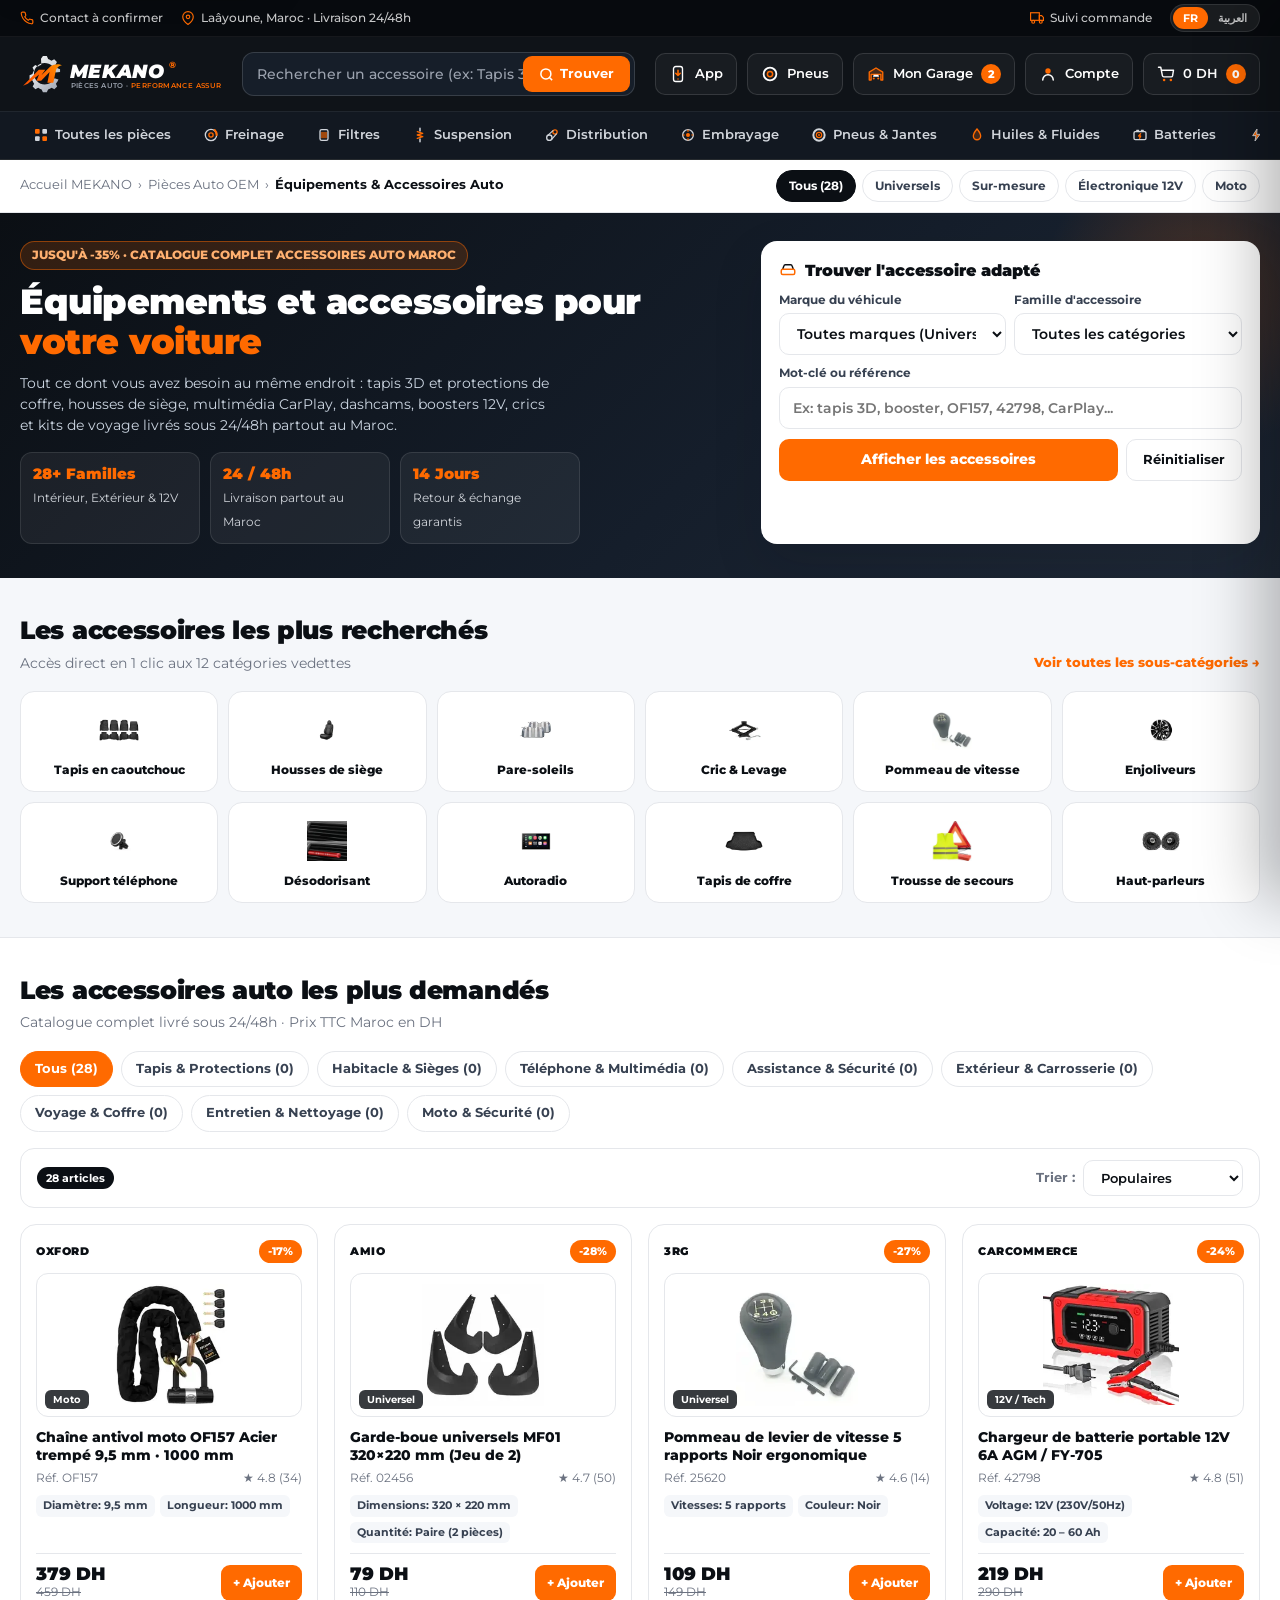
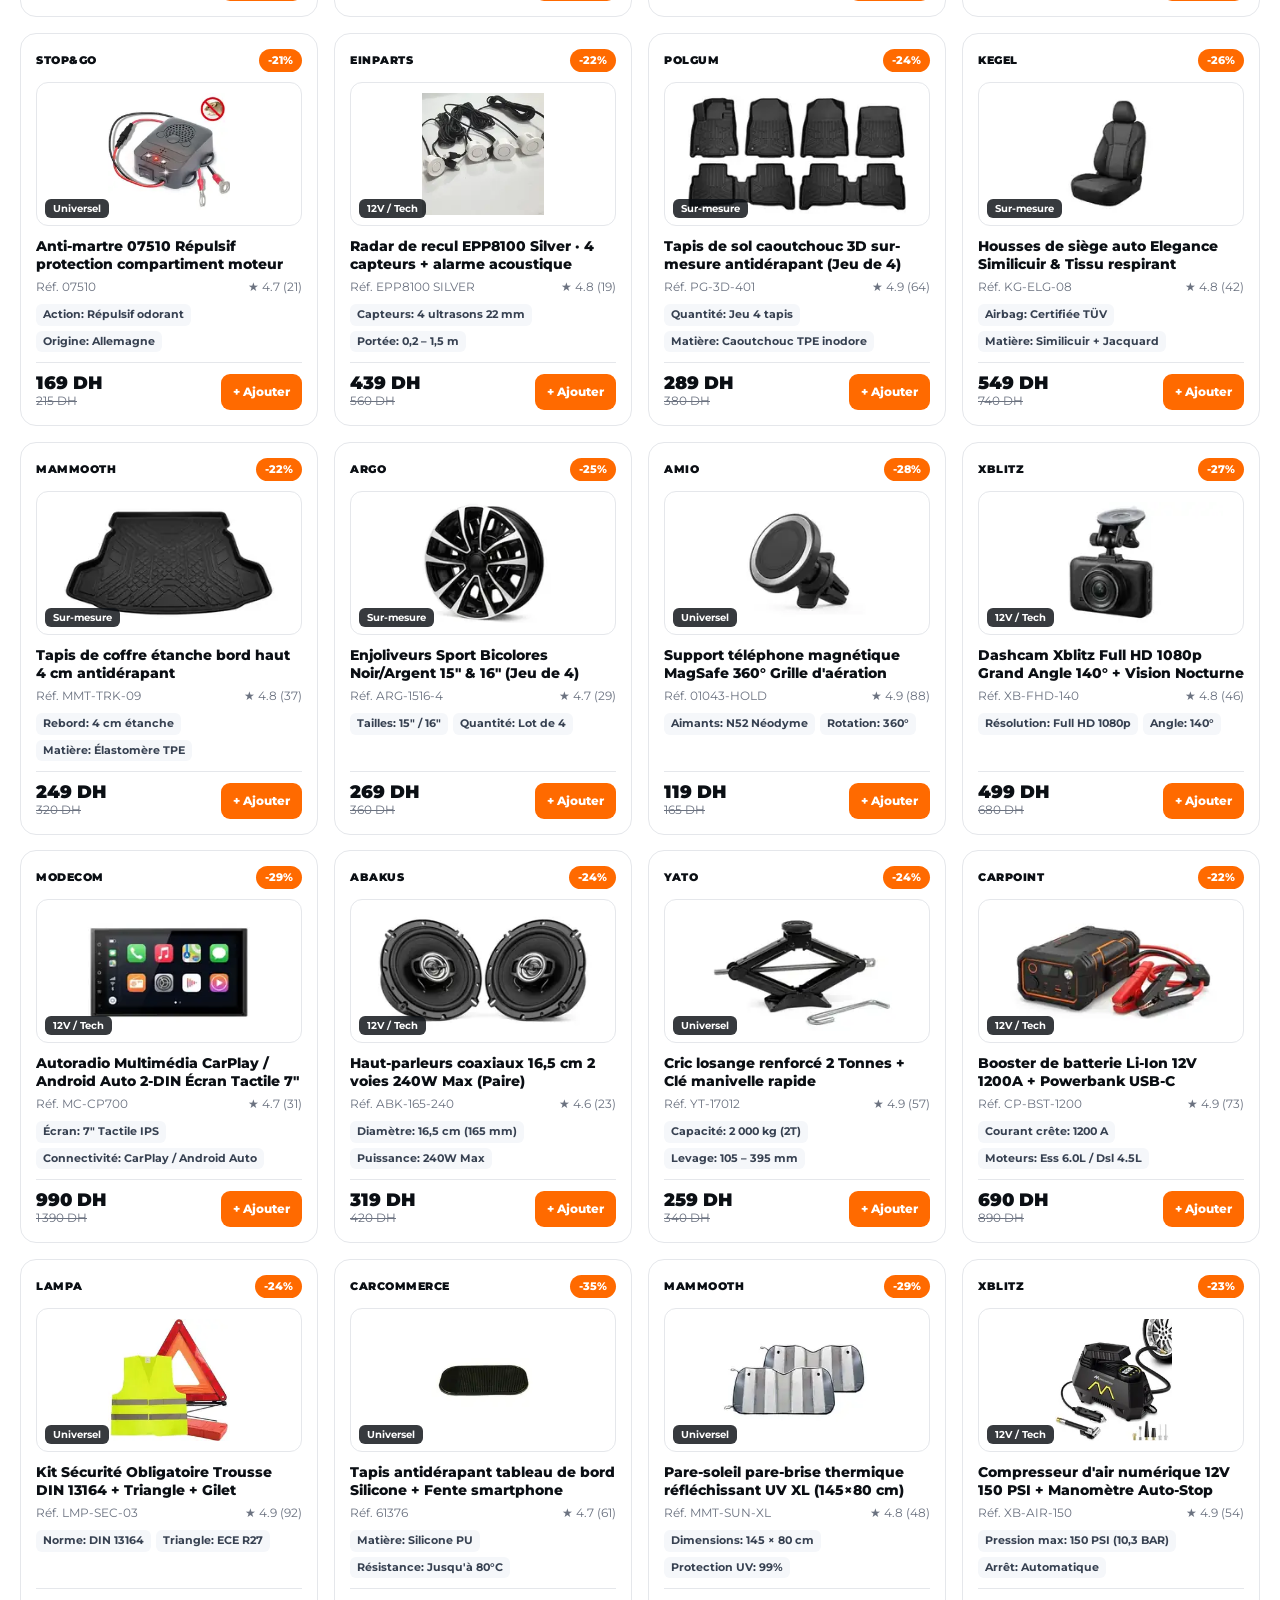
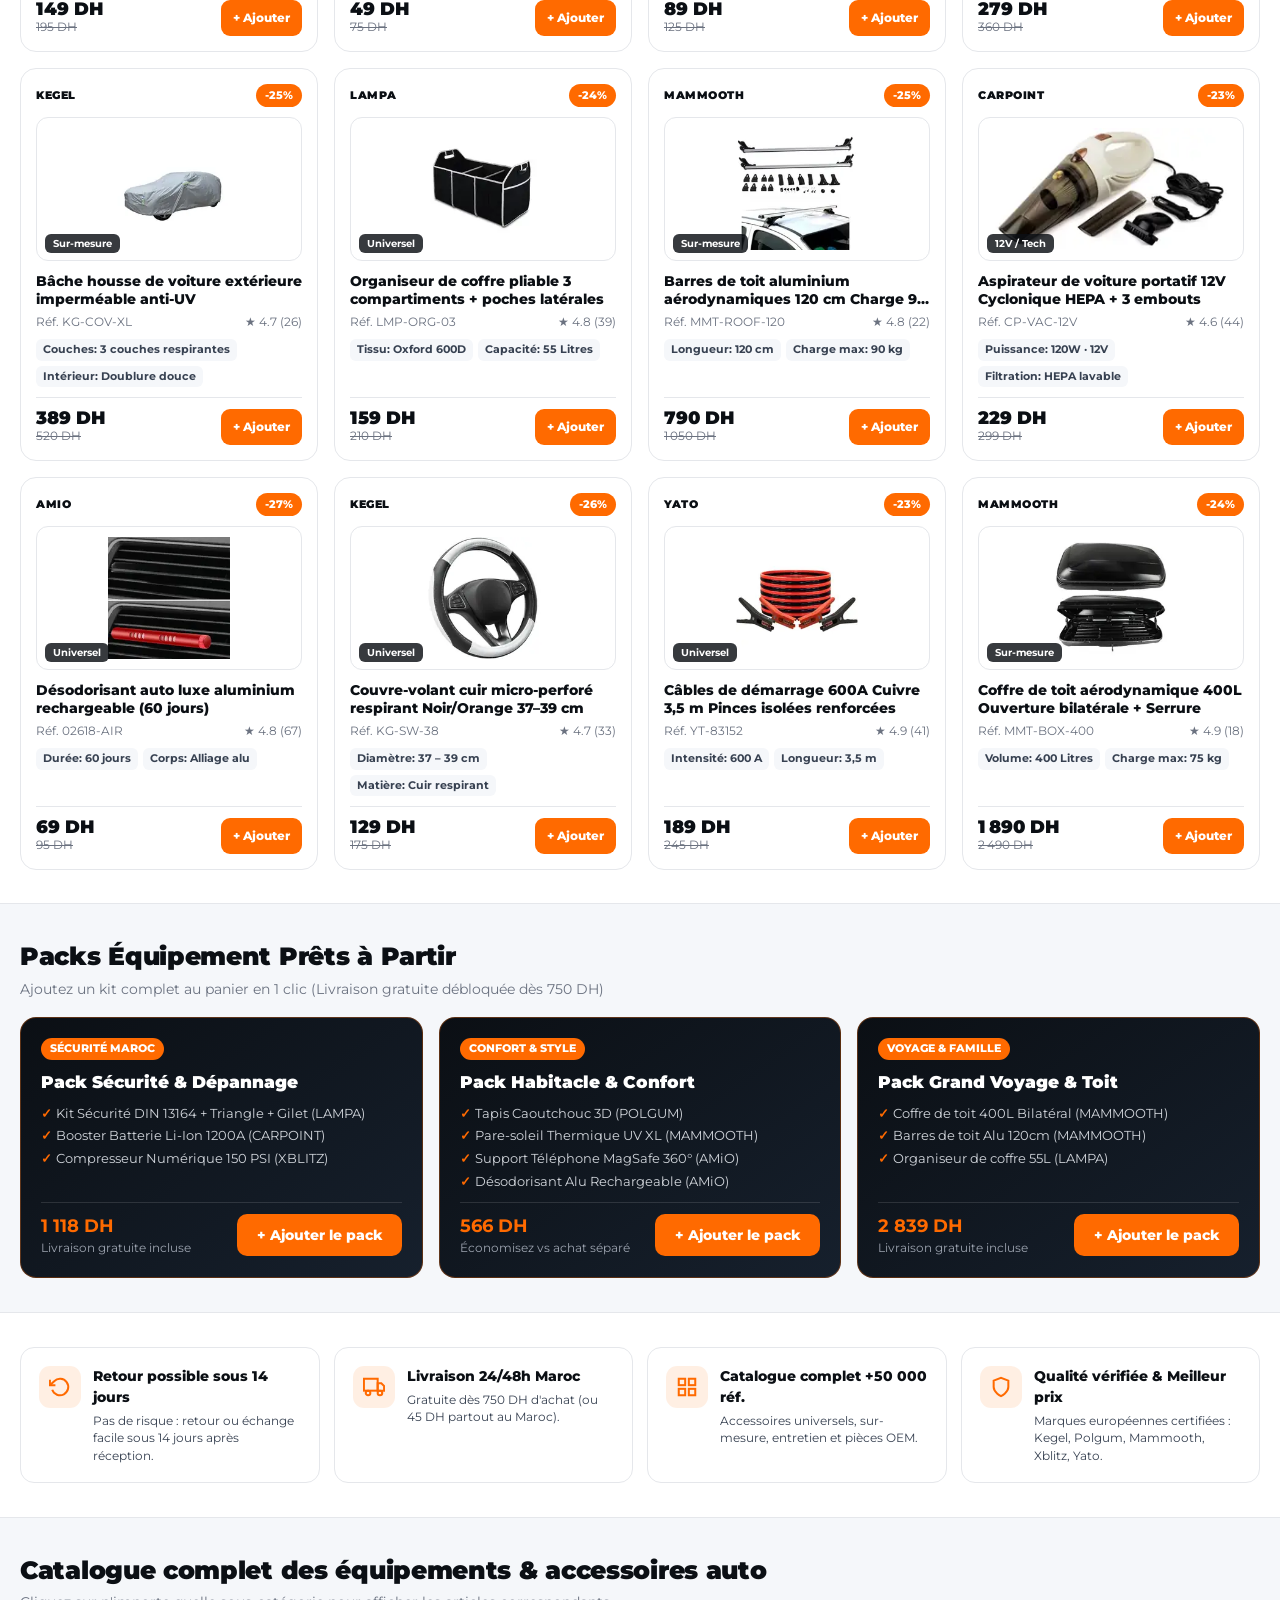
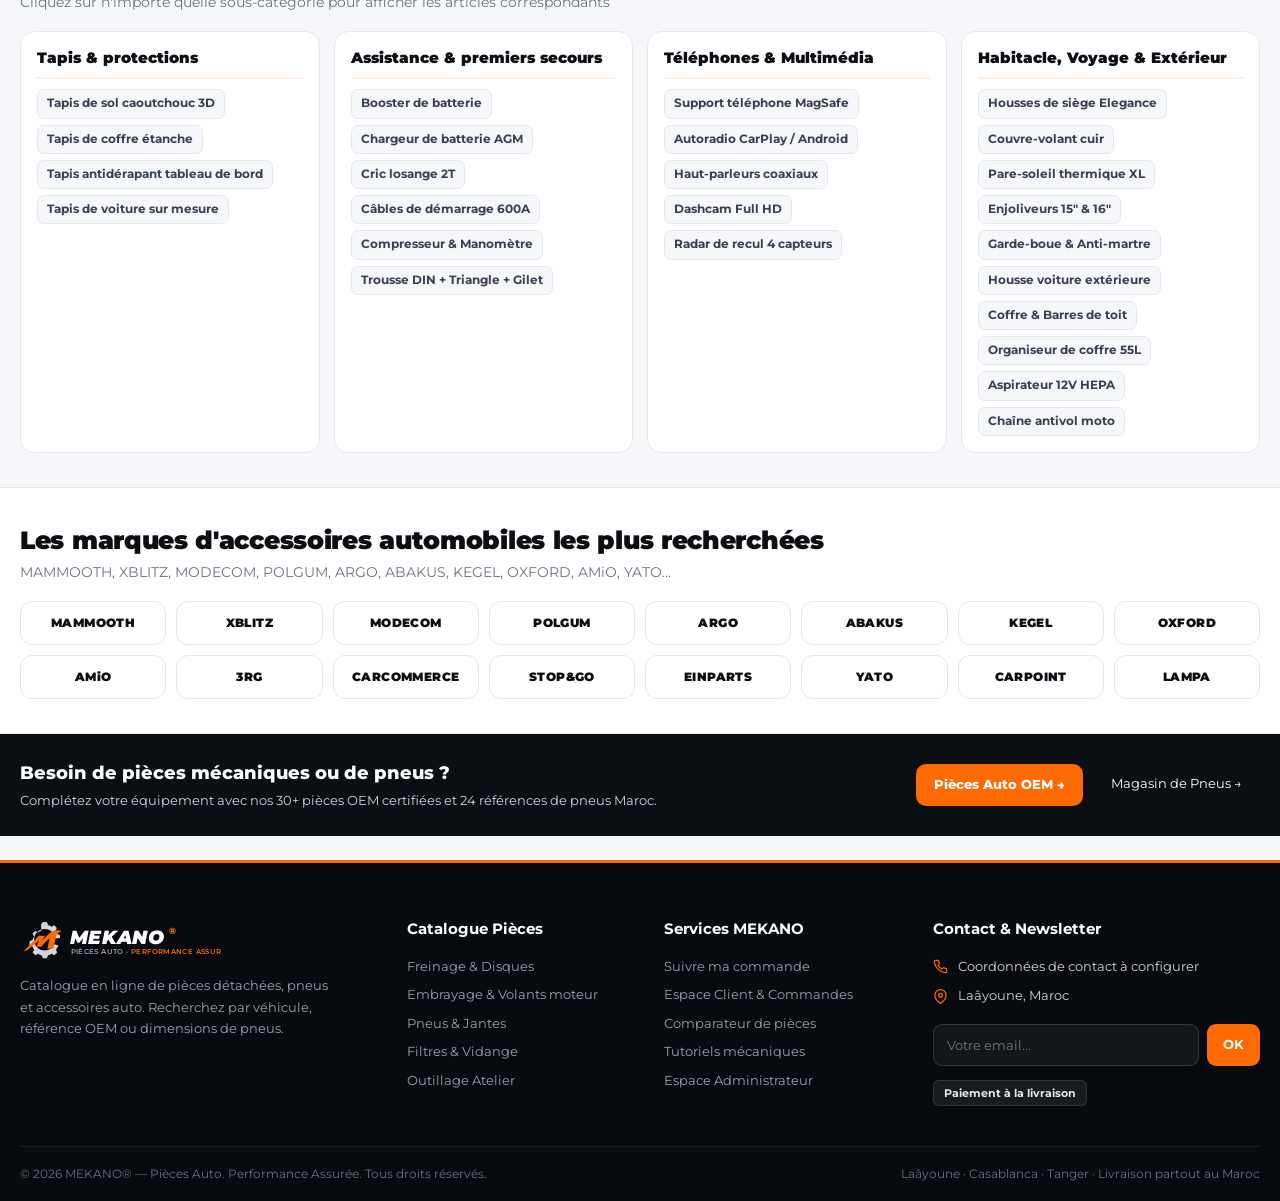
<file: accessoires.html>
<!DOCTYPE html><html lang="fr" dir="ltr"><head><meta charset="UTF-8" /><meta name="viewport" content="width=device-width, initial-scale=1.0, viewport-fit=cover" /><title>MEKANO® Accessoires Auto — Équipements & Accessoires au Maroc</title><meta name="description" content="Découvrez les accessoires auto MEKANO® : tapis, housses, multimédia, dashcams, boosters, outillage et équipements de sécurité." /><meta name="theme-color" content="#0B0F14" /><meta name="mobile-web-app-capable" content="yes" /><meta name="apple-mobile-web-app-capable" content="yes" /><meta name="apple-mobile-web-app-status-bar-style" content="black-translucent" /><meta name="apple-mobile-web-app-title" content="MEKANO Accessoires" /><link rel="manifest" href="./manifest.webmanifest" /><link rel="icon" type="image/png" sizes="192x192" href="./assets/icon-192.png" /><link rel="apple-touch-icon" sizes="180x180" href="./assets/apple-touch-icon.png" /><link rel="preconnect" href="https://fonts.googleapis.com" /><link rel="preconnect" href="https://fonts.gstatic.com" crossorigin /><link href="https://fonts.googleapis.com/css2?family=Montserrat:ital,wght@0,400;0,500;0,600;0,700;0,800;0,900;1,800;1,900&family=Tajawal:wght@400;500;700;800&display=swap" rel="stylesheet" media="print" onload="this.media='all'" /><noscript><link href="https://fonts.googleapis.com/css2?family=Montserrat:wght@400;600;700;800;900&family=Tajawal:wght@400;500;700;800&display=swap" rel="stylesheet" /></noscript>
<style>:root{--orange:#FF6A00;--orange-hover:#E65C00;--orange-soft:rgba(255,106,0,0.11);--orange-glow:rgba(255,106,0,0.30);--dark:#0B0F14;--dark-2:#121821;--dark-3:#18212E;--dark-border:rgba(255,255,255,0.10);--bg:#F5F7FA;--surface:#FFFFFF;--text:#0B0F14;--text-2:#374151;--neutral:#6B7280;--border:#E5E7EB;--green:#16A34A;--success:#10B981;--blue:#2563EB;--red:#DC2626;--danger:#EF4444;--radius-sm:8px;--radius-md:12px;--radius-lg:16px;--radius-xl:20px;--shadow-sm:0 2px 8px rgba(11,15,20,0.05);--shadow-md:0 10px 28px rgba(11,15,20,0.08);--shadow-lg:0 20px 50px rgba(11,15,20,0.14);--container:1320px;--font-sans:'Montserrat',-apple-system,BlinkMacSystemFont,'Segoe UI',Roboto,sans-serif;--font-ar:'Tajawal','Montserrat',-apple-system,BlinkMacSystemFont,sans-serif;--ease:0.22s cubic-bezier(0.22,1,0.36,1)}*,*::before,*::after{box-sizing:border-box;margin:0;padding:0}html{scroll-behavior:smooth;-webkit-font-smoothing:antialiased}body{font-family:var(--font-sans);background:var(--bg);color:var(--text);line-height:1.5;overflow-x:hidden}html[dir="rtl"] body{font-family:var(--font-ar)}a{color:inherit;text-decoration:none}button,input,select{font:inherit;color:inherit}img{display:block;max-width:100%}.container{width:100%;max-width:var(--container);margin:0 auto;padding:0 20px}.subnav-ico{display:inline-flex;align-items:center;justify-content:center;width:16px;height:16px;flex-shrink:0}.subnav-ico svg{width:16px;height:16px;display:block}.topbar{background:#070A0E;color:rgba(255,255,255,0.78);font-size:12px;font-weight:500;border-bottom:1px solid rgba(255,255,255,0.06)}.topbar-inner{display:flex;align-items:center;justify-content:space-between;min-height:36px;gap:12px;flex-wrap:wrap}.topbar-left,.topbar-right{display:flex;align-items:center;gap:18px}.topbar-item{display:inline-flex;align-items:center;gap:6px;transition:color var(--ease);cursor:pointer}.topbar-item:hover{color:var(--orange)}.topbar-item svg{width:14px;height:14px;color:var(--orange);flex-shrink:0}.app-bonus-pill{background:rgba(255,106,0,0.16);color:#FF8A33;border:1px solid rgba(255,106,0,0.32);padding:2px 10px;border-radius:999px;font-size:11px;font-weight:700}.lang-toggle{display:inline-flex;background:rgba(255,255,255,0.08);border-radius:999px;padding:2px;border:1px solid rgba(255,255,255,0.10)}.lang-btn{border:none;background:transparent;color:rgba(255,255,255,0.72);font-size:11px;font-weight:700;padding:3px 10px;border-radius:999px;cursor:pointer;transition:all var(--ease)}.lang-btn.active{background:var(--orange);color:#FFFFFF}.navbar{position:sticky;top:0;z-index:120;background:rgba(11,15,20,0.98);backdrop-filter:blur(12px);border-bottom:1px solid var(--dark-border);transition:box-shadow var(--ease)}.navbar.scrolled{box-shadow:0 12px 30px rgba(0,0,0,0.38)}.navbar-main{display:flex;align-items:center;justify-content:space-between;height:74px;gap:20px}.brand-logo{display:inline-flex;align-items:center;flex-shrink:0}.brand-logo-svg{height:42px;width:auto;display:block}.header-search-wrap{flex:1;max-width:560px;position:relative}.header-search-form{display:flex;align-items:center;background:#161E29;border:1.5px solid rgba(255,255,255,0.14);border-radius:12px;height:44px;padding:0 4px 0 14px;transition:border-color var(--ease),box-shadow var(--ease)}.header-search-form:focus-within{border-color:var(--orange);box-shadow:0 0 0 3px rgba(255,106,0,0.18)}.header-search-input{flex:1;background:transparent;border:none;outline:none;color:#FFFFFF;font-size:13.5px;font-weight:500;min-width:0}.header-search-input::placeholder{color:#9CA3AF}.header-search-btn{height:36px;padding:0 16px;border:none;border-radius:9px;background:var(--orange);color:#FFFFFF;font-size:13px;font-weight:700;display:inline-flex;align-items:center;gap:6px;cursor:pointer;transition:background var(--ease)}.header-search-btn:hover{background:var(--orange-hover)}.search-autocomplete{position:absolute;top:calc(100% + 6px);left:0;right:0;background:var(--surface);border-radius:14px;box-shadow:0 22px 50px rgba(0,0,0,0.30);border:1px solid var(--border);z-index:160;display:none;overflow:hidden}.search-autocomplete.open{display:block}.ac-item{display:flex;align-items:center;gap:12px;padding:10px 14px;cursor:pointer;border-bottom:1px solid var(--bg);transition:background 0.15s ease}.ac-item:hover{background:var(--bg)}.ac-item img{width:42px;height:42px;object-fit:contain;border-radius:6px;background:#fff;border:1px solid var(--border);padding:3px}.ac-item-title{font-size:13px;font-weight:700;color:var(--dark)}.ac-item-meta{font-size:11.5px;color:var(--neutral)}.ac-item-price{margin-left:auto;font-size:13.5px;font-weight:800;color:var(--orange);white-space:nowrap}.nav-actions{display:flex;align-items:center;gap:10px;flex-shrink:0}.action-pill{position:relative;height:42px;padding:0 13px;border-radius:10px;border:1px solid rgba(255,255,255,0.12);background:rgba(255,255,255,0.04);color:#FFFFFF;display:inline-flex;align-items:center;gap:8px;font-size:13px;font-weight:600;cursor:pointer;transition:all var(--ease)}.action-pill:hover{border-color:var(--orange);background:rgba(255,106,0,0.14);color:#FFFFFF}.action-pill svg{width:18px;height:18px;color:var(--orange);flex-shrink:0}.badge-count{min-width:20px;height:20px;padding:0 6px;border-radius:999px;background:var(--orange);color:#FFFFFF;font-size:11px;font-weight:800;display:inline-flex;align-items:center;justify-content:center}.subnav{background:var(--dark-2);border-top:1px solid rgba(255,255,255,0.06)}.subnav-list{display:flex;align-items:center;gap:6px;overflow-x:auto;scrollbar-width:none;padding:7px 0;list-style:none}.subnav-list::-webkit-scrollbar{display:none}.subnav-link{display:inline-flex;align-items:center;gap:6px;padding:7px 13px;border-radius:8px;color:#D1D5DB;font-size:12.5px;font-weight:600;white-space:nowrap;transition:all 0.18s ease;cursor:pointer}.subnav-link:hover,.subnav-link.active{background:rgba(255,106,0,0.15);color:#FFFFFF}.subnav-link.promo{color:#FF8A33;font-weight:700}.mobile-menu-btn{display:none}.form-label{display:block;font-size:11.5px;font-weight:700;color:var(--text-2);margin-bottom:4px}.form-select,.form-input{width:100%;height:42px;padding:0 13px;border-radius:10px;border:1.5px solid var(--border);background:#FFFFFF;color:var(--dark);font-size:13.5px;font-weight:600;outline:none;transition:border-color var(--ease),box-shadow var(--ease)}.form-select:focus,.form-input:focus{border-color:var(--orange);box-shadow:0 0 0 3px rgba(255,106,0,0.14)}.btn-primary{height:42px;padding:0 20px;border:none;border-radius:10px;background:var(--orange);color:#FFFFFF;font-size:13.5px;font-weight:800;cursor:pointer;display:inline-flex;align-items:center;justify-content:center;gap:8px;transition:background var(--ease),transform var(--ease)}.btn-primary:hover{background:var(--orange-hover);transform:translateY(-1px)}.btn-ghost{height:42px;padding:0 16px;border:1.5px solid var(--border);border-radius:10px;background:#FFFFFF;color:var(--dark);font-size:13px;font-weight:700;cursor:pointer;display:inline-flex;align-items:center;justify-content:center;gap:6px;transition:border-color var(--ease),color var(--ease)}.btn-ghost:hover{border-color:var(--orange);color:var(--orange)}.badge-brand{display:inline-flex;padding:3px 9px;border-radius:999px;background:var(--dark);color:#fff;font-size:11px;font-weight:700}.badge-discount{display:inline-flex;padding:3px 9px;border-radius:999px;background:var(--orange);color:#fff;font-size:11px;font-weight:800}.modal-md{max-width:580px}.tab-bar{display:flex;gap:8px;border-bottom:1px solid var(--border);padding-bottom:12px;margin-bottom:16px;flex-wrap:wrap}.tab-pill{padding:8px 14px;border-radius:9px;border:1px solid var(--border);background:var(--bg);color:var(--text-2);font-size:12.5px;font-weight:700;cursor:pointer}.tab-pill.active{background:var(--dark);color:#FFFFFF;border-color:var(--dark)}.track-steps{display:grid;grid-template-columns:repeat(5,1fr);gap:8px;margin:18px 0}.track-step{background:var(--bg);border:1.5px solid var(--border);border-radius:10px;padding:10px 8px;text-align:center;font-size:11.5px;font-weight:700;color:var(--neutral)}.track-step.done{border-color:var(--orange);background:var(--orange-soft);color:var(--dark)}.track-step.current{border-color:var(--orange);background:var(--orange);color:#FFFFFF}.order-card-item{border:1px solid var(--border);border-radius:10px;padding:12px 14px;margin-bottom:10px;background:var(--bg)}.footer{background:#070A0E;color:#D1D5DB;padding-top:56px;margin-top:24px;border-top:3px solid var(--orange)}.footer-grid{display:grid;grid-template-columns:1.35fr 0.85fr 0.9fr 1.25fr;gap:34px;padding-bottom:40px;border-bottom:1px solid rgba(255,255,255,0.08)}.footer-about{font-size:13px;color:#9CA3AF;line-height:1.65;margin:14px 0 18px;max-width:320px}.social-row{display:flex;gap:10px}.social-btn{width:36px;height:36px;border-radius:9px;background:rgba(255,255,255,0.06);border:1px solid rgba(255,255,255,0.10);color:#FFFFFF;display:inline-flex;align-items:center;justify-content:center;transition:all var(--ease)}.social-btn:hover{background:var(--orange);border-color:var(--orange);transform:translateY(-2px)}.footer-heading{color:#FFFFFF;font-size:14.5px;font-weight:700;margin-bottom:16px}.footer-links{list-style:none;display:flex;flex-direction:column;gap:9px;font-size:13px}.footer-links a{color:#9CA3AF;transition:color 0.18s ease}.footer-links a:hover{color:var(--orange)}.contact-list{list-style:none;display:flex;flex-direction:column;gap:10px;font-size:13px;margin-bottom:18px}.contact-list li{display:flex;align-items:center;gap:10px}.contact-list svg{width:15px;height:15px;color:var(--orange);flex-shrink:0}.newsletter-form{display:flex;gap:8px}.newsletter-input{flex:1;height:42px;padding:0 13px;border-radius:9px;border:1px solid rgba(255,255,255,0.14);background:rgba(255,255,255,0.05);color:#FFFFFF;font-size:13px;outline:none}.newsletter-input:focus{border-color:var(--orange)}.newsletter-btn{height:42px;padding:0 16px;border:none;border-radius:9px;background:var(--orange);color:#FFFFFF;font-size:13px;font-weight:700;cursor:pointer}.payment-badges{display:flex;gap:8px;flex-wrap:wrap;margin-top:14px}.pay-chip{padding:4px 10px;border-radius:6px;background:rgba(255,255,255,0.07);border:1px solid rgba(255,255,255,0.12);font-size:11px;font-weight:700;color:#E5E7EB}.footer-bottom{padding:18px 0;display:flex;align-items:center;justify-content:space-between;flex-wrap:wrap;gap:12px;font-size:12px;color:#6B7280}.overlay{position:fixed;inset:0;background:rgba(11,15,20,0.65);backdrop-filter:blur(4px);z-index:200;opacity:0;visibility:hidden;transition:all 0.24s ease}.overlay.open{opacity:1;visibility:visible}.cart-drawer{position:fixed;top:0;right:0;width:100%;max-width:430px;height:100vh;background:var(--surface);z-index:210;display:flex;flex-direction:column;transform:translateX(100%);transition:transform 0.3s cubic-bezier(0.22,1,0.36,1);box-shadow:-20px 0 60px rgba(0,0,0,0.28)}html[dir="rtl"] .cart-drawer{right:auto;left:0;transform:translateX(-100%)}.cart-drawer.open{transform:translateX(0)}.drawer-header{padding:18px 22px;background:var(--dark);color:#FFFFFF;display:flex;align-items:center;justify-content:space-between}.drawer-title{font-size:16.5px;font-weight:800}.close-btn{width:34px;height:34px;border-radius:8px;border:1px solid rgba(255,255,255,0.18);background:transparent;color:#FFFFFF;font-size:18px;cursor:pointer;display:inline-flex;align-items:center;justify-content:center}.shipping-meter{padding:12px 22px;background:var(--bg);border-bottom:1px solid var(--border);font-size:12.5px;font-weight:600}.meter-track{height:6px;background:#E5E7EB;border-radius:999px;overflow:hidden;margin-top:7px}.meter-fill{height:100%;background:var(--orange);width:0%;transition:width 0.35s ease}.drawer-body{flex:1;overflow-y:auto;padding:18px 22px}.cart-item{display:flex;gap:13px;padding:13px 0;border-bottom:1px solid var(--border)}.cart-item-img{width:66px;height:66px;border-radius:10px;border:1px solid var(--border);padding:5px;object-fit:contain;background:#fff;flex-shrink:0}.cart-item-name{font-size:13px;font-weight:700;color:var(--dark);margin-bottom:3px}.cart-item-price{font-size:13.5px;font-weight:800;color:var(--orange);margin-bottom:8px}.qty-controls{display:inline-flex;align-items:center;border:1px solid var(--border);border-radius:8px;overflow:hidden}.qty-btn{width:28px;height:28px;border:none;background:var(--bg);font-weight:700;cursor:pointer}.qty-val{padding:0 10px;font-size:13px;font-weight:700}.remove-item{border:none;background:transparent;color:var(--neutral);font-size:12px;cursor:pointer;margin-left:10px}.drawer-footer{padding:18px 22px;border-top:1px solid var(--border);background:#FFFFFF}.subtotal-row{display:flex;justify-content:space-between;margin-bottom:14px;font-size:16px;font-weight:800}.modal{position:fixed;top:50%;left:50%;transform:translate(-50%,-48%) scale(0.96);width:calc(100% - 28px);max-width:680px;max-height:88vh;overflow-y:auto;background:var(--surface);border-radius:var(--radius-xl);z-index:220;padding:26px;box-shadow:0 30px 80px rgba(0,0,0,0.36);opacity:0;visibility:hidden;transition:all 0.24s ease}.modal.open{opacity:1;visibility:visible;transform:translate(-50%,-50%) scale(1)}.toast{position:fixed;bottom:24px;left:50%;transform:translateX(-50%) translateY(90px);background:var(--dark);color:#FFFFFF;padding:12px 22px;border-radius:12px;border-left:4px solid var(--orange);font-size:13.5px;font-weight:600;box-shadow:0 16px 40px rgba(0,0,0,0.3);z-index:300;opacity:0;transition:all 0.3s ease}.toast.show{opacity:1;transform:translateX(-50%) translateY(0)}.install-pill{background:var(--orange);color:#FFFFFF;border:none;height:36px;padding:0 13px;border-radius:9px;font-size:12px;font-weight:700;display:inline-flex;align-items:center;gap:6px;cursor:pointer;white-space:nowrap;box-shadow:0 4px 14px rgba(255,106,0,0.30);transition:all var(--ease)}.install-pill:hover{background:var(--orange-hover);transform:translateY(-1px)}.install-pill svg{width:15px;height:15px;flex-shrink:0}.pwa-banner{position:fixed;bottom:18px;right:18px;z-index:185;background:var(--dark);color:#FFFFFF;border:1px solid rgba(255,106,0,0.45);border-radius:16px;padding:13px 16px;display:none;align-items:center;gap:12px;max-width:360px;box-shadow:0 18px 46px rgba(0,0,0,0.42)}.pwa-banner.visible{display:flex}.pwa-banner-icon{width:44px;height:44px;border-radius:11px;background:#000000;border:1px solid rgba(255,255,255,0.16);display:flex;align-items:center;justify-content:center;flex-shrink:0;overflow:hidden}.pwa-banner-title{font-size:13px;font-weight:800;line-height:1.25}.pwa-banner-sub{font-size:11.5px;color:#9CA3AF;margin-top:2px}.pwa-banner-close{border:none;background:transparent;color:#9CA3AF;font-size:18px;cursor:pointer;padding:2px 4px;line-height:1}.mobile-bottom-nav{display:none;position:fixed;bottom:0;left:0;right:0;z-index:170;background:rgba(255,255,255,0.96);backdrop-filter:blur(12px);-webkit-backdrop-filter:blur(12px);border-top:1px solid var(--border);padding:7px 6px calc(7px + env(safe-area-inset-bottom));box-shadow:0 -8px 26px rgba(11,15,20,0.08)}.mobile-bottom-grid{display:grid;grid-template-columns:repeat(4,1fr);gap:4px}.mb-item{position:relative;display:flex;flex-direction:column;align-items:center;justify-content:center;gap:3px;padding:5px 4px;border:none;background:transparent;color:var(--neutral);font-size:10.5px;font-weight:700;cursor:pointer}.mb-item.active{color:var(--orange)}.mb-item svg{width:21px;height:21px}.mb-badge{position:absolute;top:1px;right:calc(50% - 20px);min-width:17px;height:17px;padding:0 4px;border-radius:999px;background:var(--orange);color:#FFFFFF;font-size:10px;font-weight:800;display:inline-flex;align-items:center;justify-content:center}.acc-top-strip{background:#FFFFFF;border-bottom:1px solid var(--border);padding:10px 0}.acc-top-inner{display:flex;align-items:center;justify-content:space-between;gap:12px;flex-wrap:wrap}.breadcrumb{font-size:12.5px;color:var(--neutral);display:flex;align-items:center;gap:6px;flex-wrap:wrap}.breadcrumb a:hover{color:var(--orange)}.breadcrumb strong{color:var(--dark)}.mode-pills{display:flex;gap:6px;flex-wrap:wrap}.mode-pill{padding:6px 12px;border-radius:999px;border:1.5px solid var(--border);background:#FFFFFF;font-size:12px;font-weight:700;color:var(--text-2);cursor:pointer;transition:all var(--ease)}.mode-pill:hover{border-color:var(--orange);color:var(--orange)}.mode-pill.active{background:var(--dark);color:#FFFFFF;border-color:var(--dark)}.acc-hero{background:linear-gradient(135deg,#0B0F14 0%,#151E2B 58%,#1F2937 100%);color:#FFFFFF;padding:28px 0 34px;position:relative;overflow:hidden}.acc-hero::after{content:"";position:absolute;right:-80px;top:-80px;width:320px;height:320px;background:radial-gradient(circle,rgba(255,106,0,0.22) 0%,transparent 70%);pointer-events:none}.acc-hero-grid{display:grid;grid-template-columns:1.18fr 0.82fr;gap:22px;align-items:stretch;position:relative;z-index:1}.acc-hero-badge{display:inline-flex;align-items:center;gap:6px;padding:5px 11px;border-radius:999px;background:rgba(255,106,0,0.16);border:1px solid rgba(255,106,0,0.45);color:#FFB070;font-size:11.5px;font-weight:800;margin-bottom:12px}.acc-hero-title{font-size:clamp(24px,3vw,35px);font-weight:900;line-height:1.15;margin-bottom:10px;letter-spacing:-0.5px}.acc-hero-title span{color:var(--orange)}.acc-hero-sub{color:#CBD5E1;font-size:14px;max-width:60ch;margin-bottom:16px}.acc-kpis{display:grid;grid-template-columns:repeat(3,1fr);gap:10px;max-width:560px}.acc-kpi{background:rgba(255,255,255,0.06);border:1px solid rgba(255,255,255,0.10);border-radius:12px;padding:10px 12px}.acc-kpi strong{display:block;font-size:15px;font-weight:900;color:var(--orange)}.acc-kpi span{font-size:11.5px;color:#D1D5DB}.acc-finder-box{background:#FFFFFF;color:var(--dark);border-radius:16px;padding:18px;box-shadow:var(--shadow-lg);display:flex;flex-direction:column;gap:10px}.acc-finder-box h2{font-size:15.5px;font-weight:900;display:flex;align-items:center;gap:8px}.acc-finder-row{display:grid;grid-template-columns:1fr 1fr;gap:8px}.section{padding:34px 0}.section-alt{background:#FFFFFF;border-top:1px solid var(--border);border-bottom:1px solid var(--border)}.section-head{display:flex;align-items:flex-end;justify-content:space-between;gap:12px;flex-wrap:wrap;margin-bottom:18px}.section-title{font-size:clamp(19px,2.2vw,25px);font-weight:900;letter-spacing:-0.3px}.section-sub{font-size:13.5px;color:var(--neutral);margin-top:3px}.top-cats-grid{display:grid;grid-template-columns:repeat(6,1fr);gap:10px}.top-cat-card{background:#FFFFFF;border:1.5px solid var(--border);border-radius:14px;padding:14px 10px;text-align:center;cursor:pointer;display:flex;flex-direction:column;align-items:center;gap:8px;transition:transform var(--ease),border-color var(--ease),box-shadow var(--ease)}.top-cat-card:hover,.top-cat-card.active{border-color:var(--orange);transform:translateY(-2px);box-shadow:var(--shadow-sm);background:rgba(255,106,0,0.04)}.top-cat-ico{width:48px;height:48px;border-radius:12px;background:var(--bg);display:grid;place-items:center;color:var(--dark)}.top-cat-card.active .top-cat-ico{background:var(--orange-soft);color:var(--orange)}.top-cat-ico svg{width:28px;height:28px}.top-cat-name{font-size:12px;font-weight:800;line-height:1.25}.family-bar{display:flex;gap:8px;flex-wrap:wrap;margin-bottom:16px}.fam-chip{padding:8px 14px;border-radius:999px;border:1.5px solid var(--border);background:#FFFFFF;font-size:12.5px;font-weight:700;color:var(--text-2);cursor:pointer;transition:all var(--ease)}.fam-chip:hover{border-color:var(--orange);color:var(--orange)}.fam-chip.active{background:var(--orange);border-color:var(--orange);color:#FFFFFF}.catalog-toolbar{display:flex;align-items:center;justify-content:space-between;gap:12px;flex-wrap:wrap;background:#FFFFFF;border:1px solid var(--border);border-radius:14px;padding:11px 16px;margin-bottom:16px}.acc-grid{display:grid;grid-template-columns:repeat(4,1fr);gap:16px}.acc-card{background:#FFFFFF;border:1.5px solid var(--border);border-radius:16px;padding:15px;display:flex;flex-direction:column;cursor:pointer;contain:layout style;transition:transform var(--ease),border-color var(--ease),box-shadow var(--ease)}.acc-card:hover{transform:translateY(-3px);border-color:var(--orange);box-shadow:var(--shadow-md)}.acc-card-top{display:flex;align-items:center;justify-content:space-between;gap:8px;margin-bottom:10px}.acc-maker{font-size:11px;font-weight:900;letter-spacing:0.5px;text-transform:uppercase;color:var(--dark)}.acc-art-box{height:144px;border-radius:12px;background:linear-gradient(180deg,#F8FAFC 0%,#EFF3F8 100%);border:1px solid var(--border);display:flex;align-items:center;justify-content:center;margin-bottom:11px;position:relative;overflow:hidden}.acc-art-box svg{width:92px;height:92px;filter:drop-shadow(0 6px 12px rgba(11,15,20,0.12))}.acc-compat-tag{position:absolute;bottom:7px;left:8px;padding:2px 8px;border-radius:6px;background:rgba(11,15,20,0.82);color:#FFFFFF;font-size:10px;font-weight:700}.acc-title{font-size:13.5px;font-weight:800;line-height:1.35;margin-bottom:5px;display:-webkit-box;-webkit-line-clamp:2;-webkit-box-orient:vertical;overflow:hidden;min-height:37px}.acc-meta{font-size:11.5px;color:var(--neutral);margin-bottom:8px;display:flex;justify-content:space-between;gap:6px}.acc-specs-mini{display:flex;flex-wrap:wrap;gap:5px;margin-bottom:10px}.acc-spec-pill{font-size:10.5px;font-weight:700;background:var(--bg);color:var(--text-2);padding:3px 7px;border-radius:6px}.acc-foot{margin-top:auto;padding-top:10px;border-top:1px solid var(--border);display:flex;align-items:center;justify-content:space-between;gap:8px}.acc-price{font-size:17.5px;font-weight:900;color:var(--dark);line-height:1.1}.acc-old{font-size:11.5px;color:var(--neutral);text-decoration:line-through}.btn-add-sm{height:36px;padding:0 12px;border-radius:9px;border:none;background:var(--orange);color:#FFFFFF;font-size:12px;font-weight:800;cursor:pointer;white-space:nowrap;transition:background var(--ease)}.btn-add-sm:hover{background:var(--orange-hover)}.packs-grid{display:grid;grid-template-columns:repeat(3,1fr);gap:16px}.pack-card{background:linear-gradient(145deg,#0B0F14 0%,#16202D 100%);color:#FFFFFF;border-radius:16px;padding:20px;border:1px solid rgba(255,106,0,0.32);display:flex;flex-direction:column;gap:10px}.pack-tag{align-self:flex-start;font-size:10.5px;font-weight:800;padding:3px 9px;border-radius:999px;background:var(--orange);color:#fff}.pack-card h3{font-size:16.5px;font-weight:900}.pack-list{font-size:12.5px;color:#D1D5DB;list-style:none;display:grid;gap:4px}.pack-list li::before{content:"✓ ";color:var(--orange);font-weight:900}.pack-foot{margin-top:auto;padding-top:10px;border-top:1px solid rgba(255,255,255,0.12);display:flex;align-items:center;justify-content:space-between;gap:10px}.pillars-grid{display:grid;grid-template-columns:repeat(4,1fr);gap:14px}.pillar-card{background:#FFFFFF;border:1px solid var(--border);border-radius:14px;padding:18px;display:flex;gap:12px;align-items:flex-start}.pillar-ico{width:42px;height:42px;border-radius:11px;background:var(--orange-soft);color:var(--orange);display:grid;place-items:center;flex-shrink:0}.pillar-card h3{font-size:14px;font-weight:800;margin-bottom:4px}.pillar-card p{font-size:12px;color:var(--text-2);line-height:1.45}.dir-grid{display:grid;grid-template-columns:repeat(4,1fr);gap:14px}.dir-box{background:#FFFFFF;border:1px solid var(--border);border-radius:14px;padding:16px}.dir-box h3{font-size:14.5px;font-weight:900;margin-bottom:10px;padding-bottom:8px;border-bottom:2px solid var(--orange-soft);display:flex;align-items:center;gap:8px}.dir-links{display:flex;flex-wrap:wrap;gap:6px}.dir-link{padding:5px 9px;border-radius:7px;border:1px solid var(--border);background:var(--bg);font-size:11.5px;font-weight:700;color:var(--text-2);cursor:pointer;transition:all var(--ease)}.dir-link:hover{border-color:var(--orange);color:var(--orange);background:#FFFFFF}.acc-brands-grid{display:grid;grid-template-columns:repeat(8,1fr);gap:10px}.acc-brand-btn{background:#FFFFFF;border:1.5px solid var(--border);border-radius:12px;padding:12px 8px;text-align:center;cursor:pointer;font-weight:900;font-size:12px;letter-spacing:0.4px;color:var(--dark);transition:all var(--ease)}.acc-brand-btn:hover,.acc-brand-btn.active{border-color:var(--orange);background:var(--orange-soft);color:var(--orange-hover)}.mobile-search-drawer{display:none;position:fixed;top:64px;left:0;right:0;z-index:150;background:var(--dark-2);padding:12px 16px;border-bottom:1px solid var(--dark-border);box-shadow:0 12px 30px rgba(0,0,0,0.35)}.mobile-search-drawer.open{display:block}.garage-grid{display:grid;gap:10px;margin-bottom:14px}.garage-item{display:flex;align-items:center;justify-content:space-between;gap:12px;padding:12px 14px;border-radius:12px;border:1.5px solid var(--border);background:var(--bg)}.garage-item.active{border-color:var(--orange);background:var(--orange-soft)}.spec-table{width:100%;border-collapse:collapse;font-size:12.5px;margin-top:8px}.spec-table td{padding:6px 8px;border-bottom:1px solid var(--border)}.spec-table td:first-child{color:var(--neutral);font-weight:600;width:45%}.spec-table td:last-child{font-weight:800;color:var(--dark)}@media (max-width:1120px){.acc-hero-grid{grid-template-columns:1fr}.top-cats-grid{grid-template-columns:repeat(4,1fr)}.acc-grid{grid-template-columns:repeat(3,1fr)}.dir-grid,.pillars-grid{grid-template-columns:repeat(2,1fr)}.acc-brands-grid{grid-template-columns:repeat(4,1fr)}}@media (max-width:960px){.header-search-wrap{display:none}.mobile-menu-btn{display:inline-flex}.footer-grid{grid-template-columns:repeat(2,1fr)}.packs-grid{grid-template-columns:1fr}}@media (max-width:768px){body{padding-bottom:calc(68px + env(safe-area-inset-bottom))}.mobile-bottom-nav{display:block}.navbar-main{height:64px;gap:10px}.brand-logo-svg{height:34px}.action-pill{height:38px;padding:0 10px}.track-steps{grid-template-columns:1fr}.hide-mobile{display:none}.top-cats-grid{grid-template-columns:repeat(3,1fr)}.acc-grid{grid-template-columns:repeat(2,1fr)}.acc-modal-grid{grid-template-columns:1fr !important}}@media (max-width:540px){.container{padding:0 14px}.acc-kpis,.acc-finder-row,.dir-grid,.pillars-grid,.footer-grid{grid-template-columns:1fr}.top-cats-grid{grid-template-columns:repeat(2,1fr)}.acc-grid{grid-template-columns:1fr}.acc-brands-grid{grid-template-columns:repeat(2,1fr)}}.mobile-bottom-grid{grid-template-columns:repeat(5,1fr)!important}.mkn-float-bar{position:fixed;right:18px;bottom:20px;z-index:135;display:flex;align-items:center;gap:8px}[dir=rtl] .mkn-float-bar{right:auto;left:18px}.mkn-float-top{width:40px;height:40px;border-radius:999px;border:1.5px solid var(--border);background:#fff;color:var(--dark);font-size:16px;font-weight:900;cursor:pointer;box-shadow:0 6px 16px rgba(0,0,0,.12);display:none;align-items:center;justify-content:center}.mkn-float-top.show{display:inline-flex}@media(max-width:768px){.mkn-float-bar{bottom:74px;right:12px}[dir=rtl] .mkn-float-bar{left:12px}}body{-webkit-user-select:text;user-select:text}input,textarea,select,[contenteditable],#coSuccessCode,.track-code{-webkit-user-select:text;user-select:text}</style>

<meta name="robots" content="index,follow,max-image-preview:large" />
<link rel="canonical" href="https://ayouboumessa8-sudo.github.io/mekano/accessoires.html" />
<meta property="og:type" content="website" />
<meta property="og:site_name" content="MEKANO® Maroc" />
<meta property="og:locale" content="fr_MA" />
<meta property="og:title" content="MEKANO® Accessoires Auto — Équipements & Accessoires au Maroc" />
<meta property="og:description" content="Découvrez les accessoires auto MEKANO® : tapis, housses, multimédia, dashcams, boosters, outillage et équipements de sécurité." />
<meta property="og:url" content="https://ayouboumessa8-sudo.github.io/mekano/accessoires.html" />
<meta property="og:image" content="https://ayouboumessa8-sudo.github.io/mekano/assets/webp/mekano-brand.webp" />
<meta name="twitter:card" content="summary_large_image" />
<meta name="twitter:title" content="MEKANO® Accessoires Auto — Équipements & Accessoires au Maroc" />
<meta name="twitter:description" content="Découvrez les accessoires auto MEKANO® : tapis, housses, multimédia, dashcams, boosters, outillage et équipements de sécurité." />
<link rel="stylesheet" href="./mekano-pro.css" />
<script src="./mekano-config.js"></script>
<script type="application/ld+json">{"@context":"https://schema.org","@type":"OnlineStore","name":"MEKANO Maroc","url":"https://ayouboumessa8-sudo.github.io/mekano/accessoires.html","image":"https://ayouboumessa8-sudo.github.io/mekano/assets/webp/mekano-brand.webp","description":"Découvrez les accessoires auto MEKANO® : tapis, housses, multimédia, dashcams, boosters, outillage et équipements de sécurité.","areaServed":{"@type":"Country","name":"Morocco"},"currenciesAccepted":"MAD"}</script>
</head><body><div class="topbar"><div class="container topbar-inner"><div class="topbar-left"><a href="#footer" class="topbar-item" data-pro-phone><svg viewBox="0 0 24 24" fill="none" stroke="currentColor" stroke-width="2"><path d="M22 16.92v3a2 2 0 0 1-2.18 2 19.79 19.79 0 0 1-8.63-3.07 19.5 19.5 0 0 1-6-6 19.79 19.79 0 0 1-3.07-8.67A2 2 0 0 1 4.11 2h3a2 2 0 0 1 2 1.72c.127.96.361 1.903.7 2.81a2 2 0 0 1-.45 2.11L8.09 9.91a16 16 0 0 0 6 6l1.27-1.27a2 2 0 0 1 2.11-.45c.907.339 1.85.573 2.81.7A2 2 0 0 1 22 16.92z"/></svg><span>Coordonnées à confirmer</span></a><span class="topbar-item hide-mobile"><svg viewBox="0 0 24 24" fill="none" stroke="currentColor" stroke-width="2"><path d="M21 10c0 7-9 13-9 13s-9-6-9-13a9 9 0 0 1 18 0z"/><circle cx="12" cy="10" r="3"/></svg><span data-i18n="location">Laâyoune, Maroc · Livraison 24/48h</span></span></div><div class="topbar-right"><button type="button" class="topbar-item" id="topbarTrackBtn" style="background:none;border:none;color:inherit;cursor:pointer;font-family:inherit;font-size:inherit;font-weight:inherit;"><svg viewBox="0 0 24 24" fill="none" stroke="currentColor" stroke-width="2"><rect x="1" y="3" width="15" height="13"/><polygon points="16 8 20 8 23 11 23 16 16 16 16 8"/><circle cx="5.5" cy="18.5" r="2.5"/><circle cx="18.5" cy="18.5" r="2.5"/></svg><span data-i18n="trackOrder">Suivi commande</span></button><div class="lang-toggle"><button type="button" class="lang-btn active" data-lang="fr">FR</button><button type="button" class="lang-btn" data-lang="ar">العربية</button></div></div></div></div><header class="navbar" id="navbar"><div class="container navbar-main"><a href="./index.html" class="brand-logo" aria-label="MEKANO Accueil"><svg class="brand-logo-svg" viewBox="0 0 260 54" fill="none" xmlns="http://www.w3.org/2000/svg"><defs><linearGradient id="gearGrad" x1="6" y1="4" x2="48" y2="50" gradientUnits="userSpaceOnUse"><stop offset="0%" stop-color="#FFFFFF"/><stop offset="55%" stop-color="#D1D5DB"/><stop offset="100%" stop-color="#9CA3AF"/></linearGradient><linearGradient id="mOrange" x1="8" y1="40" x2="54" y2="14" gradientUnits="userSpaceOnUse"><stop offset="0%" stop-color="#FF5500"/><stop offset="55%" stop-color="#FF6A00"/><stop offset="100%" stop-color="#FF9500"/></linearGradient></defs><path d="M27 7.5L29.5 4H34.5L36.2 7.8C37.7 8.3 39.1 9 40.4 9.9L44 8L47.5 11.5L45.6 15.1C46.5 16.4 47.2 17.8 47.7 19.3L51.5 21V24.5L45.5 25.2C44.8 18.2 38.9 12.8 31.8 12.8C24.2 12.8 18 19 18 26.6C18 34.2 24.2 40.4 31.8 40.4C37.3 40.4 42.1 37.1 44.3 32.4L49.5 34.2C48.7 36.2 47.5 38 46.1 39.6L47.8 43.2L44.2 46.7L40.6 44.8C39.2 45.7 37.7 46.4 36.1 46.9L34.5 50.5H29.5L27.8 46.8C26.2 46.3 24.7 45.6 23.4 44.7L19.8 46.6L16.3 43.1L18.2 39.5C17.3 38.2 16.6 36.8 16.1 35.3L12.3 33.6V28.6L16 27C16.4 25.3 17.1 23.8 18 22.4L16.1 18.8L19.6 15.3L23.2 17.2C24.5 16.3 25.9 15.6 27.4 15.1L27 7.5Z" fill="url(#gearGrad)"/><circle cx="31.8" cy="26.6" r="10.8" fill="#0B0F14"/><path d="M4 42L24.2 21.5H32.5L27.5 28.5L39 17.2C44 13.8 50.5 13.5 54 15.8C50.5 16.5 47.6 18.4 46.3 22L42.8 38.2H35.2L38 24.4L27.2 35.8H21.2L24.5 27.6L10 39.5L4 42Z" fill="url(#mOrange)"/><text x="64" y="32" fill="#FFFFFF" font-family="Montserrat, sans-serif" font-weight="900" font-style="italic" font-size="25" letter-spacing="0.8">MEKANO</text><text x="191" y="19" fill="#FF6A00" font-family="Montserrat, sans-serif" font-weight="800" font-size="11">®</text><text x="65" y="45" fill="#9CA3AF" font-family="Montserrat, sans-serif" font-weight="600" font-size="8.5" letter-spacing="0.5">PIÈCES AUTO · <tspan fill="#FF6A00">PERFORMANCE ASSURÉE</tspan></text></svg></a><div class="header-search-wrap"><form class="header-search-form" id="headerSearchForm"><input type="text" class="header-search-input" id="headerSearchInput" placeholder="Rechercher un accessoire (ex: Tapis 3D, Housse, Autoradio, Cric, Booster, Dashcam...)" autocomplete="off" /><button type="submit" class="header-search-btn"><svg width="15" height="15" viewBox="0 0 24 24" fill="none" stroke="currentColor" stroke-width="2.4"><circle cx="11" cy="11" r="8"/><line x1="21" y1="21" x2="16.65" y2="16.65"/></svg><span>Trouver</span></button></form><div class="search-autocomplete" id="searchAutocomplete"></div></div><div class="nav-actions"><button type="button" class="action-pill" id="installAppBtn" aria-label="Installer l'application MEKANO"><svg viewBox="0 0 24 24" fill="none"><rect x="6" y="2" width="12" height="20" rx="3" stroke="#FFFFFF" stroke-width="1.8"/><path d="M12 7v7m0 0-3-3m3 3 3-3" stroke="#FF6A00" stroke-width="2.1" stroke-linecap="round" stroke-linejoin="round"/><circle cx="12" cy="18.5" r="1" fill="#FF6A00"/></svg><span class="hide-mobile" data-i18n="installBtn">App</span></button><a href="./pneus.html" class="action-pill hide-mobile" title="Magasin de Pneus"><svg viewBox="0 0 24 24" fill="none"><circle cx="12" cy="12" r="8.5" stroke="#FFFFFF" stroke-width="2.4"/><circle cx="12" cy="12" r="3.5" stroke="#FF6A00" stroke-width="2"/></svg><span>Pneus</span></a><button type="button" class="action-pill hide-mobile" id="garageBtn"><svg viewBox="0 0 24 24" fill="none"><path d="M3 9.5 12 4l9 5.5V20h-2.5v-7.5h-13V20H3V9.5z" fill="rgba(255,106,0,0.22)" stroke="#FF6A00" stroke-width="1.8" stroke-linejoin="round"/><path d="M8 15.5h8l-.9-2.4H8.9L8 15.5z" fill="#FFFFFF"/><circle cx="9" cy="18" r="1.4" fill="#FF6A00"/><circle cx="15" cy="18" r="1.4" fill="#FF6A00"/></svg><span>Mon Garage</span><span class="badge-count" id="garageCount">2</span></button><button type="button" class="action-pill" id="accountBtn" aria-label="Mon compte client"><svg viewBox="0 0 24 24" fill="none"><circle cx="12" cy="8" r="3.6" fill="#FF6A00"/><path d="M5 20a7 7 0 0 1 14 0" stroke="#FFFFFF" stroke-width="2" stroke-linecap="round"/></svg><span class="hide-mobile" id="accountBtnLabel">Compte</span></button><button type="button" class="action-pill" id="openCartBtn" aria-label="Ouvrir le panier"><svg viewBox="0 0 24 24" fill="none"><path d="M2 3h3l2.2 11.2a2 2 0 0 0 2 1.6h9.6a2 2 0 0 0 2-1.5L22 7H6.5" stroke="#FFFFFF" stroke-width="1.9" stroke-linecap="round" stroke-linejoin="round"/><circle cx="9.5" cy="20" r="1.7" fill="#FF6A00"/><circle cx="18.5" cy="20" r="1.7" fill="#FF6A00"/></svg><span class="hide-mobile" id="headerCartPrice">0 DH</span><span class="badge-count" id="cartCount">0</span></button><button type="button" class="action-pill mobile-menu-btn" id="openSearchBtn" aria-label="Rechercher"><svg viewBox="0 0 24 24" fill="none"><circle cx="10.5" cy="10.5" r="6.8" stroke="#FFFFFF" stroke-width="2"/><path d="M15.8 15.8 21 21" stroke="#FF6A00" stroke-width="2.4" stroke-linecap="round"/></svg></button></div></div><nav class="subnav" aria-label="Navigation catalogue"><div class="container"><ul class="subnav-list"><li><a href="#offres" class="subnav-link" data-cat="Tous"><span class="subnav-ico"><svg viewBox="0 0 24 24" fill="none"><rect x="3" y="3" width="7" height="7" rx="1.5" fill="#FF6A00"/><rect x="14" y="3" width="7" height="7" rx="1.5" fill="currentColor"/><rect x="3" y="14" width="7" height="7" rx="1.5" fill="currentColor"/><rect x="14" y="14" width="7" height="7" rx="1.5" fill="#FF6A00"/></svg></span>Toutes les pièces</a></li><li><a href="./index.html?cat=Freinage#offres" class="subnav-link" data-cat="Freinage"><span class="subnav-ico"><svg viewBox="0 0 24 24" fill="none"><circle cx="12" cy="12" r="8.5" stroke="currentColor" stroke-width="2"/><circle cx="12" cy="12" r="3.2" stroke="#FF6A00" stroke-width="2"/><path d="M17.5 4.5a9.5 9.5 0 0 1 3 7.5" stroke="#FF6A00" stroke-width="3" stroke-linecap="round"/></svg></span>Freinage</a></li><li><a href="./index.html?cat=Filtres#offres" class="subnav-link" data-cat="Filtres"><span class="subnav-ico"><svg viewBox="0 0 24 24" fill="none"><rect x="6" y="4" width="12" height="16" rx="2.5" stroke="currentColor" stroke-width="2"/><path d="M9 8v8M12 8v8M15 8v8" stroke="#FF6A00" stroke-width="1.8" stroke-linecap="round"/></svg></span>Filtres</a></li><li><a href="./index.html?cat=Suspension#offres" class="subnav-link" data-cat="Suspension"><span class="subnav-ico"><svg viewBox="0 0 24 24" fill="none"><path d="M12 2v4m0 12v4" stroke="currentColor" stroke-width="2.2" stroke-linecap="round"/><path d="M8 7l8 2.5-8 2.5 8 2.5-8 2.5" stroke="#FF6A00" stroke-width="2.2" stroke-linecap="round" stroke-linejoin="round"/></svg></span>Suspension</a></li><li><a href="./index.html?cat=Distribution#offres" class="subnav-link" data-cat="Distribution"><span class="subnav-ico"><svg viewBox="0 0 24 24" fill="none"><circle cx="8" cy="16" r="4" stroke="currentColor" stroke-width="2"/><circle cx="16.5" cy="7.5" r="3.2" stroke="#FF6A00" stroke-width="2"/><path d="M5.2 13 14 5M11.2 18.8 19 10" stroke="currentColor" stroke-width="1.8"/></svg></span>Distribution</a></li><li><a href="./index.html?cat=Embrayage#offres" class="subnav-link" data-cat="Embrayage"><span class="subnav-ico"><svg viewBox="0 0 24 24" fill="none"><circle cx="12" cy="12" r="8" stroke="currentColor" stroke-width="2"/><circle cx="12" cy="12" r="3" fill="#FF6A00"/><path d="M12 4v3M12 17v3M4 12h3M17 12h3" stroke="#FF6A00" stroke-width="1.8"/></svg></span>Embrayage</a></li><li><a href="./pneus.html" class="subnav-link" data-cat="Pneus & Jantes"><span class="subnav-ico"><svg viewBox="0 0 24 24" fill="none"><circle cx="12" cy="12" r="8.5" stroke="currentColor" stroke-width="3"/><circle cx="12" cy="12" r="4" stroke="#FF6A00" stroke-width="1.8"/><circle cx="12" cy="12" r="1.4" fill="#FF6A00"/></svg></span>Pneus & Jantes</a></li><li><a href="./index.html?cat=Huiles%20%26%20Lubrifiants#offres" class="subnav-link" data-cat="Huiles & Lubrifiants"><span class="subnav-ico"><svg viewBox="0 0 24 24" fill="none"><path d="M12 3s5.5 6.4 5.5 10.6a5.5 5.5 0 1 1-11 0C6.5 9.4 12 3 12 3z" fill="rgba(255,106,0,0.22)" stroke="#FF6A00" stroke-width="2"/></svg></span>Huiles & Fluides</a></li><li><a href="./index.html?cat=Batteries#offres" class="subnav-link" data-cat="Batteries"><span class="subnav-ico"><svg viewBox="0 0 24 24" fill="none"><rect x="3" y="7" width="18" height="12" rx="2" stroke="currentColor" stroke-width="2"/><path d="M7 5h3M14 5h3" stroke="currentColor" stroke-width="2" stroke-linecap="round"/><path d="M13 10l-3 3.5h3L11.5 17" stroke="#FF6A00" stroke-width="2" stroke-linecap="round" stroke-linejoin="round"/></svg></span>Batteries</a></li><li><a href="./index.html?cat=Allumage#offres" class="subnav-link" data-cat="Allumage"><span class="subnav-ico"><svg viewBox="0 0 24 24" fill="none"><path d="M13.5 3 7 13h5l-1.5 8L18 11h-5l.5-8z" fill="#FF6A00" stroke="currentColor" stroke-width="1.4" stroke-linejoin="round"/></svg></span>Allumage</a></li><li><a href="./index.html?cat=Refroidissement#offres" class="subnav-link" data-cat="Refroidissement"><span class="subnav-ico"><svg viewBox="0 0 24 24" fill="none"><path d="M12 3v18M5.5 6.8l13 10.4M18.5 6.8l-13 10.4" stroke="currentColor" stroke-width="1.9" stroke-linecap="round"/><circle cx="12" cy="12" r="2.6" fill="#FF6A00"/></svg></span>Refroidissement</a></li><li><a href="./index.html?cat=Outillage#offres" class="subnav-link" data-cat="Outillage"><span class="subnav-ico"><svg viewBox="0 0 24 24" fill="none"><path d="M14.7 6.3a1 1 0 0 0 0 1.4l1.6 1.6a1 1 0 0 0 1.4 0l3.77-3.77a6 6 0 0 1-7.94 7.94l-6.91 6.91a2.12 2.12 0 0 1-3-3l6.91-6.91a6 6 0 0 1 7.94-7.94l-3.76 3.76z" stroke="#FF6A00" stroke-width="2" stroke-linecap="round" stroke-linejoin="round"/></svg></span>Outillage</a></li><li><a href="#acc-catalog" class="subnav-link active"><span class="subnav-ico"><svg viewBox="0 0 24 24" fill="none"><path d="M5 11l1.5-4.5A2 2 0 0 1 8.4 5h7.2a2 2 0 0 1 1.9 1.5L19 11" stroke="currentColor" stroke-width="1.9"/><rect x="3" y="11" width="18" height="7" rx="2" stroke="#FF6A00" stroke-width="2"/><circle cx="7.5" cy="14.5" r="1.3" fill="#FF6A00"/><circle cx="16.5" cy="14.5" r="1.3" fill="#FF6A00"/></svg></span>Accessoires</a></li></ul></div></nav></header><div class="mobile-search-drawer" id="mobileSearchDrawer"><form class="header-search-form" id="mobileSearchForm"><input type="text" class="header-search-input" id="mobileSearchInput" placeholder="Tapis 3D, housse, autoradio, booster, cric..." /><button type="submit" class="header-search-btn">Trouver</button></form></div><div class="acc-top-strip"><div class="container acc-top-inner"><div class="breadcrumb"><a href="./index.html">Accueil MEKANO</a><span>›</span><a href="./index.html#offres">Pièces Auto OEM</a><span>›</span><strong>Équipements &amp; Accessoires Auto</strong></div><div class="mode-pills" id="quickModePills"><button type="button" class="mode-pill active" data-qmode="all">Tous (28)</button><button type="button" class="mode-pill" data-qmode="universal">Universels</button><button type="button" class="mode-pill" data-qmode="fitted">Sur-mesure</button><button type="button" class="mode-pill" data-qmode="12v">Électronique 12V</button><button type="button" class="mode-pill" data-qmode="moto">Moto</button></div></div></div><section id="main-content" tabindex="-1" class="acc-hero"><div class="container acc-hero-grid"><div><div class="acc-hero-badge">JUSQU'À -35% · CATALOGUE COMPLET ACCESSOIRES AUTO MAROC</div><h1 class="acc-hero-title" id="accHeroTitle">Équipements et accessoires pour <span>votre voiture</span></h1><p class="acc-hero-sub">
Tout ce dont vous avez besoin au même endroit : tapis 3D et protections de coffre, housses de siège, multimédia CarPlay, dashcams, boosters 12V, crics et kits de voyage livrés sous 24/48h partout au Maroc.
</p><div class="acc-kpis"><div class="acc-kpi"><strong>28+ Familles</strong><span>Intérieur, Extérieur &amp; 12V</span></div><div class="acc-kpi"><strong>24 / 48h</strong><span>Livraison partout au Maroc</span></div><div class="acc-kpi"><strong>14 Jours</strong><span>Retour &amp; échange garantis</span></div></div></div><div class="acc-finder-box"><h2><svg width="18" height="18" viewBox="0 0 24 24" fill="none"><path d="M5 11l1.5-4.5A2 2 0 0 1 8.4 5h7.2a2 2 0 0 1 1.9 1.5L19 11" stroke="#0B0F14" stroke-width="2"/><rect x="3" y="11" width="18" height="7" rx="2" stroke="#FF6A00" stroke-width="2"/></svg>
Trouver l'accessoire adapté
</h2><div class="acc-finder-row"><div><label class="form-label" for="afBrand">Marque du véhicule</label><select id="afBrand" class="form-select"><option value="">Toutes marques (Universel)</option><option value="Dacia">Dacia (Sandero, Duster, Logan)</option><option value="Renault">Renault (Clio, Mégane, Kangoo)</option><option value="Peugeot">Peugeot (208, 308, 3008)</option><option value="Volkswagen">Volkswagen (Golf, Polo, Tiguan)</option><option value="Toyota">Toyota (Corolla, Hilux, RAV4)</option><option value="Citroën">Citroën (C3, C4, Berlingo)</option><option value="Hyundai">Hyundai (i20, Tucson)</option><option value="Mercedes">Mercedes-Benz</option><option value="BMW">BMW</option><option value="Yamaha">Yamaha / Honda (Moto)</option></select></div><div><label class="form-label" for="afFamily">Famille d'accessoire</label><select id="afFamily" class="form-select"><option value="Tous">Toutes les catégories</option></select></div></div><div><label class="form-label" for="afQuery">Mot-clé ou référence</label><input id="afQuery" class="form-input" placeholder="Ex: tapis 3D, booster, OF157, 42798, CarPlay..." /></div><div style="display:flex;gap:8px;"><button type="button" class="btn-primary" id="afSearchBtn" style="flex:1;">Afficher les accessoires</button><button type="button" class="btn-ghost" id="afResetBtn">Réinitialiser</button></div></div></div></section><section class="section"><div class="container"><div class="section-head"><div><h2 class="section-title">Les accessoires les plus recherchés</h2><p class="section-sub">Accès direct en 1 clic aux 12 catégories vedettes</p></div><a href="#acc-directory" style="font-size:13px;font-weight:800;color:var(--orange);">Voir toutes les sous-catégories →</a></div><div class="top-cats-grid" id="topCatsGrid"></div></div></section><section class="section section-alt" id="acc-catalog"><div class="container"><div class="section-head"><div><h2 class="section-title">Les accessoires auto les plus demandés</h2><p class="section-sub" id="accSummaryText">Catalogue complet livré sous 24/48h · Prix TTC Maroc en DH</p></div></div><div class="family-bar" id="familyBar"></div><div class="catalog-toolbar"><div style="display:flex;align-items:center;gap:10px;flex-wrap:wrap;"><span class="badge-brand" id="accCountBadge">28 articles</span><span id="accActiveFilterLabel" style="font-size:12.5px;font-weight:700;color:var(--orange);"></span><button type="button" class="btn-ghost" id="toolbarResetBtn" style="height:32px;padding:0 10px;font-size:12px;display:none;">Effacer filtres</button></div><div style="display:flex;align-items:center;gap:8px;"><label for="accSort" style="font-size:12.5px;font-weight:700;color:var(--neutral);">Trier :</label><select id="accSort" class="form-select" style="width:auto;height:36px;font-size:12.5px;"><option value="default">Populaires</option><option value="price-asc">Prix croissant</option><option value="price-desc">Prix décroissant</option><option value="rating">Mieux notés</option><option value="discount">Meilleure remise</option></select></div></div><div class="acc-grid" id="accGrid"></div></div></section><section class="section"><div class="container"><div class="section-head"><div><h2 class="section-title">Packs Équipement Prêts à Partir</h2><p class="section-sub">Ajoutez un kit complet au panier en 1 clic (Livraison gratuite débloquée dès 750 DH)</p></div></div><div class="packs-grid"><article class="pack-card"><span class="pack-tag">SÉCURITÉ MAROC</span><h3>Pack Sécurité &amp; Dépannage</h3><ul class="pack-list"><li>Kit Sécurité DIN 13164 + Triangle + Gilet (LAMPA)</li><li>Booster Batterie Li-Ion 1200A (CARPOINT)</li><li>Compresseur Numérique 150 PSI (XBLITZ)</li></ul><div class="pack-foot"><div><strong style="font-size:18px;color:var(--orange);">1 118 DH</strong><span style="font-size:11.5px;color:#9CA3AF;display:block;">Livraison gratuite incluse</span></div><button type="button" class="btn-primary" data-pack="217,216,220">+ Ajouter le pack</button></div></article><article class="pack-card"><span class="pack-tag">CONFORT &amp; STYLE</span><h3>Pack Habitacle &amp; Confort</h3><ul class="pack-list"><li>Tapis Caoutchouc 3D (POLGUM)</li><li>Pare-soleil Thermique UV XL (MAMMOOTH)</li><li>Support Téléphone MagSafe 360° (AMiO)</li><li>Désodorisant Alu Rechargeable (AMiO)</li></ul><div class="pack-foot"><div><strong style="font-size:18px;color:var(--orange);">566 DH</strong><span style="font-size:11.5px;color:#9CA3AF;display:block;">Économisez vs achat séparé</span></div><button type="button" class="btn-primary" data-pack="207,219,211,225">+ Ajouter le pack</button></div></article><article class="pack-card"><span class="pack-tag">VOYAGE &amp; FAMILLE</span><h3>Pack Grand Voyage &amp; Toit</h3><ul class="pack-list"><li>Coffre de toit 400L Bilatéral (MAMMOOTH)</li><li>Barres de toit Alu 120cm (MAMMOOTH)</li><li>Organiseur de coffre 55L (LAMPA)</li></ul><div class="pack-foot"><div><strong style="font-size:18px;color:var(--orange);">2 839 DH</strong><span style="font-size:11.5px;color:#9CA3AF;display:block;">Livraison gratuite incluse</span></div><button type="button" class="btn-primary" data-pack="228,223,222">+ Ajouter le pack</button></div></article></div></div></section><section class="section section-alt"><div class="container"><div class="pillars-grid"><div class="pillar-card"><div class="pillar-ico"><svg width="22" height="22" viewBox="0 0 24 24" fill="none" stroke="currentColor" stroke-width="2.2"><polyline points="1 4 1 10 7 10"/><path d="M3.51 15a9 9 0 1 0 2.13-9.36L1 10"/></svg></div><div><h3>Retour possible sous 14 jours</h3><p>Pas de risque : retour ou échange facile sous 14 jours après réception.</p></div></div><div class="pillar-card"><div class="pillar-ico"><svg width="22" height="22" viewBox="0 0 24 24" fill="none" stroke="currentColor" stroke-width="2.2"><rect x="1" y="3" width="15" height="13"/><polygon points="16 8 20 8 23 11 23 16 16 16 16 8"/><circle cx="5.5" cy="18.5" r="2.5"/><circle cx="18.5" cy="18.5" r="2.5"/></svg></div><div><h3>Livraison 24/48h Maroc</h3><p>Gratuite dès 750 DH d'achat (ou 45 DH partout au Maroc).</p></div></div><div class="pillar-card"><div class="pillar-ico"><svg width="22" height="22" viewBox="0 0 24 24" fill="none" stroke="currentColor" stroke-width="2.2"><rect x="3" y="3" width="7" height="7"/><rect x="14" y="3" width="7" height="7"/><rect x="3" y="14" width="7" height="7"/><rect x="14" y="14" width="7" height="7"/></svg></div><div><h3>Catalogue complet +50 000 réf.</h3><p>Accessoires universels, sur-mesure, entretien et pièces OEM.</p></div></div><div class="pillar-card"><div class="pillar-ico"><svg width="22" height="22" viewBox="0 0 24 24" fill="none" stroke="currentColor" stroke-width="2.2"><path d="M12 22s8-4 8-10V5l-8-3-8 3v7c0 6 8 10 8 10z"/></svg></div><div><h3>Qualité vérifiée &amp; Meilleur prix</h3><p>Marques européennes certifiées : Kegel, Polgum, Mammooth, Xblitz, Yato.</p></div></div></div></div></section><section class="section" id="acc-directory"><div class="container"><div class="section-head"><div><h2 class="section-title">Catalogue complet des équipements &amp; accessoires auto</h2><p class="section-sub">Cliquez sur n'importe quelle sous-catégorie pour afficher les articles correspondants</p></div></div><div class="dir-grid" id="dirGrid"></div></div></section><section class="section section-alt" id="acc-brands"><div class="container"><div class="section-head"><div><h2 class="section-title">Les marques d'accessoires automobiles les plus recherchées</h2><p class="section-sub">MAMMOOTH, XBLITZ, MODECOM, POLGUM, ARGO, ABAKUS, KEGEL, OXFORD, AMiO, YATO...</p></div></div><div class="acc-brands-grid" id="accBrandsGrid"></div></div></section><section class="section" style="padding:26px 0;background:var(--dark);color:#fff;"><div class="container" style="display:flex;align-items:center;justify-content:space-between;gap:16px;flex-wrap:wrap;"><div><h3 style="font-size:18px;font-weight:800;margin-bottom:4px;">Besoin de pièces mécaniques ou de pneus ?</h3><p style="font-size:13px;color:#CBD5E1;">Complétez votre équipement avec nos 30+ pièces OEM certifiées et 24 références de pneus Maroc.</p></div><div style="display:flex;gap:10px;flex-wrap:wrap;"><a href="./index.html#offres" class="btn-primary" style="padding:10px 18px;font-size:13px;">Pièces Auto OEM →</a><a href="./pneus.html" class="btn-outline" style="padding:10px 18px;font-size:13px;color:#fff;border-color:#475569;">Magasin de Pneus →</a></div></div></section><footer class="footer" id="footer"><div class="container"><div class="footer-grid"><div><svg class="brand-logo-svg" viewBox="0 0 260 54" fill="none" xmlns="http://www.w3.org/2000/svg"><path d="M27 7.5L29.5 4H34.5L36.2 7.8C37.7 8.3 39.1 9 40.4 9.9L44 8L47.5 11.5L45.6 15.1C46.5 16.4 47.2 17.8 47.7 19.3L51.5 21V24.5L45.5 25.2C44.8 18.2 38.9 12.8 31.8 12.8C24.2 12.8 18 19 18 26.6C18 34.2 24.2 40.4 31.8 40.4C37.3 40.4 42.1 37.1 44.3 32.4L49.5 34.2C48.7 36.2 47.5 38 46.1 39.6L47.8 43.2L44.2 46.7L40.6 44.8C39.2 45.7 37.7 46.4 36.1 46.9L34.5 50.5H29.5L27.8 46.8C26.2 46.3 24.7 45.6 23.4 44.7L19.8 46.6L16.3 43.1L18.2 39.5C17.3 38.2 16.6 36.8 16.1 35.3L12.3 33.6V28.6L16 27C16.4 25.3 17.1 23.8 18 22.4L16.1 18.8L19.6 15.3L23.2 17.2C24.5 16.3 25.9 15.6 27.4 15.1L27 7.5Z" fill="#D1D5DB"/><circle cx="31.8" cy="26.6" r="10.8" fill="#070A0E"/><path d="M4 42L24.2 21.5H32.5L27.5 28.5L39 17.2C44 13.8 50.5 13.5 54 15.8C50.5 16.5 47.6 18.4 46.3 22L42.8 38.2H35.2L38 24.4L27.2 35.8H21.2L24.5 27.6L10 39.5L4 42Z" fill="#FF6A00"/><text x="64" y="32" fill="#FFFFFF" font-family="Montserrat, sans-serif" font-weight="900" font-style="italic" font-size="25" letter-spacing="0.8">MEKANO</text><text x="191" y="19" fill="#FF6A00" font-family="Montserrat, sans-serif" font-weight="800" font-size="11">®</text><text x="65" y="45" fill="#9CA3AF" font-family="Montserrat, sans-serif" font-weight="600" font-size="8.5" letter-spacing="0.5">PIÈCES AUTO · <tspan fill="#FF6A00">PERFORMANCE ASSURÉE</tspan></text></svg><p class="footer-about">
Catalogue en ligne de pièces détachées, pneus et accessoires auto. Recherchez par véhicule, référence OEM ou dimensions de pneus.
</p><div class="social-row"><a href="#footer" class="social-btn" aria-label="Instagram"><svg width="16" height="16" viewBox="0 0 24 24" fill="none" stroke="currentColor" stroke-width="2"><rect x="2" y="2" width="20" height="20" rx="5"/><path d="M16 11.37A4 4 0 1 1 12.63 8 4 4 0 0 1 16 11.37z"/><line x1="17.5" y1="6.5" x2="17.51" y2="6.5"/></svg></a><a href="#footer" class="social-btn" aria-label="WhatsApp"><svg width="16" height="16" viewBox="0 0 24 24" fill="none" stroke="currentColor" stroke-width="2"><path d="M21 11.5a8.38 8.38 0 0 1-.9 3.8 8.5 8.5 0 0 1-7.6 4.7 8.38 8.38 0 0 1-3.8-.9L3 21l1.9-5.7a8.38 8.38 0 0 1-.9-3.8 8.5 8.5 0 0 1 4.7-7.6 8.38 8.38 0 0 1 3.8-.9h.5a8.48 8.48 0 0 1 8 8v.5z"/></svg></a><a href="#footer" class="social-btn" aria-label="YouTube"><svg width="16" height="16" viewBox="0 0 24 24" fill="none" stroke="currentColor" stroke-width="2"><path d="M22.54 6.42a2.78 2.78 0 0 0-1.94-2C18.88 4 12 4 12 4s-6.88 0-8.6.46a2.78 2.78 0 0 0-1.94 2A29 29 0 0 0 1 11.75a29 29 0 0 0 .46 5.33A2.78 2.78 0 0 0 3.4 19c1.72.46 8.6.46 8.6.46s6.88 0 8.6-.46a2.78 2.78 0 0 0 1.94-2 29 29 0 0 0 .46-5.25 29 29 0 0 0-.46-5.33z"/><polygon points="9.75 15.02 15.5 11.75 9.75 8.48 9.75 15.02"/></svg></a></div></div><div><h4 class="footer-heading">Catalogue Pièces</h4><ul class="footer-links"><li><a href="./index.html?cat=Freinage#offres">Freinage & Disques</a></li><li><a href="./index.html?cat=Embrayage#offres">Embrayage & Volants moteur</a></li><li><a href="./pneus.html">Pneus & Jantes</a></li><li><a href="./index.html?cat=Filtres#offres">Filtres & Vidange</a></li><li><a href="./index.html?cat=Outillage#offres">Outillage Atelier</a></li></ul></div><div><h4 class="footer-heading">Services MEKANO</h4><ul class="footer-links"><li><a href="#suivi" id="footerTrackLink">Suivre ma commande</a></li><li><a href="#compte" id="footerAccountLink">Espace Client & Commandes</a></li><li><a href="./index.html?compare=1" id="footerCompareLink">Comparateur de pièces</a></li><li><a href="#acc-directory">Tutoriels mécaniques</a></li><li><a href="./index.html?admin=1" id="footerAdminLink">Espace Administrateur</a></li></ul></div><div><h4 class="footer-heading">Contact & Newsletter</h4><ul class="contact-list"><li><svg viewBox="0 0 24 24" fill="none" stroke="currentColor" stroke-width="2"><path d="M22 16.92v3a2 2 0 0 1-2.18 2 19.79 19.79 0 0 1-8.63-3.07 19.5 19.5 0 0 1-6-6 19.79 19.79 0 0 1-3.07-8.67A2 2 0 0 1 4.11 2h3a2 2 0 0 1 2 1.72c.127.96.361 1.903.7 2.81a2 2 0 0 1-.45 2.11L8.09 9.91a16 16 0 0 0 6 6l1.27-1.27a2 2 0 0 1 2.11-.45c.907.339 1.85.573 2.81.7A2 2 0 0 1 22 16.92z"/></svg><span data-pro-phone-label>Coordonnées à confirmer</span></li><li><svg viewBox="0 0 24 24" fill="none" stroke="currentColor" stroke-width="2"><path d="M21 10c0 7-9 13-9 13s-9-6-9-13a9 9 0 0 1 18 0z"/><circle cx="12" cy="10" r="3"/></svg><span>Laâyoune, Maroc</span></li><li><svg viewBox="0 0 24 24" fill="none" stroke="currentColor" stroke-width="2"><path d="M4 4h16c1.1 0 2 .9 2 2v12c0 1.1-.9 2-2 2H4c-1.1 0-2-.9-2-2V6c0-1.1.9-2 2-2z"/><polyline points="22,6 12,13 2,6"/></svg><span data-pro-email>E-mail et site web à configurer</span></li></ul><form class="newsletter-form" id="newsletterForm"><input type="email" class="newsletter-input" id="newsletterEmail" placeholder="Votre email..." required /><button type="submit" class="newsletter-btn">OK</button></form><div class="payment-badges"><span class="pay-chip">Paiement à la livraison</span></div></div></div><div class="footer-bottom"><span>© 2026 MEKANO® — Pièces Auto. Performance Assurée. Tous droits réservés.</span><span>Laâyoune · Casablanca · Tanger · Livraison partout au Maroc</span></div></div></footer><div class="overlay" id="overlay"></div><aside class="cart-drawer" id="cartDrawer" aria-label="Panier MEKANO"><div class="drawer-header"><div class="drawer-title">Votre Panier (<span id="drawerCount">0</span>)</div><button type="button" class="close-btn" id="closeCartBtn">&times;</button></div><div class="shipping-meter"><span id="shippingText">Ajoutez 750 DH pour profiter de la livraison gratuite</span><div class="meter-track"><div class="meter-fill" id="shippingFill"></div></div></div><div class="drawer-body" id="cartItemsBody"></div><div class="drawer-footer"><div class="coupon-row" style="display:flex;gap:6px;margin-bottom:8px;"><input type="text" id="couponInput" class="form-input" placeholder="Code promo (MEKANO10)" style="height:34px;font-size:12px;text-transform:uppercase;flex:1;" /><button type="button" id="applyCouponBtn" class="btn-outline" style="height:34px;padding:0 12px;font-size:12px;font-weight:800;white-space:nowrap;">OK</button></div><div id="couponInfoRow" style="display:none;justify-content:space-between;font-size:12px;color:#059669;font-weight:700;margin-bottom:6px;"><span id="couponLabel"></span><span id="couponDiscountVal"></span></div><div class="subtotal-row"><span>Total TTC</span><div style="display:flex;align-items:center;gap:10px;"><button type="button" id="clearCartBtn" style="border:none;background:none;color:var(--neutral);font-size:11.5px;font-weight:700;cursor:pointer;text-decoration:underline;">Vider</button><span id="cartTotal">0 DH</span></div></div><button type="button" class="btn-primary" style="width:100%;" id="openCheckoutBtn">Valider ma commande</button><button type="button" id="waOrderBtn" style="width:100%;margin-top:8px;height:40px;border-radius:10px;border:1.5px solid var(--border);background:#FFFFFF;color:var(--dark);font-weight:800;font-size:13px;display:flex;align-items:center;justify-content:center;gap:8px;cursor:pointer;"><svg width="16" height="16" viewBox="0 0 24 24" fill="none" stroke="currentColor" stroke-width="2"><path d="M21 11.5a8.38 8.38 0 0 1-.9 3.8 8.5 8.5 0 0 1-7.6 4.7 8.38 8.38 0 0 1-3.8-.9L3 21l1.9-5.7a8.38 8.38 0 0 1-.9-3.8 8.5 8.5 0 0 1 4.7-7.6 8.38 8.38 0 0 1 3.8-.9h.5a8.48 8.48 0 0 1 8 8v.5z"/></svg><span id="waOrderText">Commander via WhatsApp</span></button></div></aside><div class="modal" id="accModal" role="dialog" aria-modal="true" aria-label="Détails accessoire"><div style="display:flex;justify-content:space-between;align-items:center;margin-bottom:12px;"><span id="amMaker" style="font-size:12px;font-weight:900;color:var(--orange);text-transform:uppercase;"></span><button type="button" class="close-btn" id="closeAccModal" style="color:var(--dark);border-color:var(--border);">&times;</button></div><div class="acc-modal-grid" style="display:grid;grid-template-columns:200px 1fr;gap:18px;align-items:start;"><div id="amArtBox" class="acc-art-box" style="height:200px;margin:0;"></div><div><h3 id="amTitle" style="font-size:18px;font-weight:900;margin-bottom:6px;"></h3><div id="amCompat" style="font-size:12.5px;color:var(--neutral);margin-bottom:8px;"></div><p id="amDesc" style="font-size:13px;color:var(--text-2);line-height:1.5;margin-bottom:10px;"></p><div id="amPriceRow" style="margin-bottom:12px;"></div><div style="display:flex;gap:8px;flex-wrap:wrap;margin-bottom:12px;"><button type="button" class="btn-primary" id="amAdd1">+ Ajouter au panier</button><button type="button" class="btn-ghost" id="amAdd2">+2 Unités</button><button type="button" class="btn-ghost" id="amFavBtn">♡ Favoris</button></div><table class="spec-table" id="amSpecTable"></table></div></div></div><div class="modal modal-md" id="garageModal" role="dialog" aria-modal="true" aria-label="Mon Garage MEKANO"><div style="display:flex;align-items:center;justify-content:space-between;margin-bottom:14px;"><div><span style="font-size:11px;font-weight:800;color:var(--orange);text-transform:uppercase;">Véhicules Enregistrés</span><h3 style="font-size:18px;font-weight:800;">Mon Garage MEKANO®</h3></div><button type="button" class="close-btn" id="closeGarageModal" style="color:var(--dark);border-color:var(--border);">&times;</button></div><div class="garage-grid" id="garageModalList"></div><form id="garageAddForm" style="background:var(--bg);border:1px solid var(--border);border-radius:12px;padding:14px;display:grid;gap:10px;"><strong style="font-size:13.5px;">Ajouter un véhicule au garage</strong><div style="display:grid;grid-template-columns:1fr 1fr;gap:8px;"><select id="gmMake" class="form-select" required><option value="">Constructeur</option><option>Dacia</option><option>Renault</option><option>Peugeot</option><option>Volkswagen</option><option>Toyota</option><option>Citroën</option><option>Hyundai</option><option>Mercedes</option><option>BMW</option><option>Yamaha</option></select><input id="gmModel" class="form-input" placeholder="Modèle (ex: Duster, Golf 7)" required /></div><div style="display:grid;grid-template-columns:1fr 1fr;gap:8px;"><input id="gmYear" class="form-input" placeholder="Année (ex: 2022)" required /><input id="gmEngine" class="form-input" placeholder="Motorisation (ex: 1.5 dCi)" required /></div><button type="submit" class="btn-primary">Enregistrer &amp; filtrer les accessoires</button></form></div><div class="modal modal-md" id="checkoutModal" role="dialog" aria-modal="true" aria-label="Finaliser ma commande"><div style="display:flex;align-items:center;justify-content:space-between;margin-bottom:14px;"><h3 style="font-size:19px;font-weight:800;" id="checkoutModalTitle">Finaliser ma commande</h3><button type="button" class="close-btn" id="closeCheckoutModal" style="color:var(--dark);border-color:var(--border);">&times;</button></div><form id="checkoutForm" style="display:flex;flex-direction:column;gap:11px;"><div style="display:grid;grid-template-columns:1fr 1fr;gap:10px;"><div><label class="form-label">Nom complet</label><input type="text" class="form-input" id="coName" placeholder="Ex: Youssef El Amrani" required /></div><div><label class="form-label">Téléphone Maroc</label><input type="tel" class="form-input" id="coPhone" placeholder="+212 6 XX XX XX XX" required /></div></div><div style="display:grid;grid-template-columns:1fr 1fr;gap:10px;"><div><label class="form-label">Ville de livraison</label><select class="form-select" id="coCity" required><option value="Laâyoune">Laâyoune</option><option value="Casablanca">Casablanca</option><option value="Rabat">Rabat</option><option value="Tanger">Tanger</option><option value="Marrakech">Marrakech</option><option value="Agadir">Agadir</option><option value="Fès">Fès</option><option value="Meknès">Meknès</option><option value="Oujda">Oujda</option><option value="Kénitra">Kénitra</option><option value="Dakhla">Dakhla</option></select></div><div><label class="form-label">Mode de paiement</label><select class="form-select" id="coPayment" required><option value="Paiement à la livraison (Cash)">Paiement à la livraison (Cash)</option><option value="Carte Bancaire CMI">Carte Bancaire CMI</option><option value="Virement Bancaire">Virement Bancaire</option></select></div></div><div><label class="form-label">Adresse complète</label><input type="text" class="form-input" id="coAddress" placeholder="Quartier, Rue, Numéro ou point relais..." required /></div><div id="coSummaryBox" style="background:var(--bg);border:1px solid var(--border);border-radius:10px;padding:12px 14px;font-size:13px;"></div><button type="submit" class="btn-primary" id="coSubmitBtn" style="width:100%;">Confirmer la commande</button></form><div id="coSuccessBox" style="display:none;text-align:center;padding:10px 4px;"><div style="font-size:12px;font-weight:800;color:#047857;text-transform:uppercase;margin-bottom:6px;">Commande enregistrée</div><div style="font-size:26px;font-weight:900;color:var(--dark);margin-bottom:6px;" id="coSuccessCode"></div><p style="font-size:13.5px;color:var(--text-2);margin-bottom:16px;" id="coSuccessDesc"></p><div style="display:flex;gap:10px;justify-content:center;flex-wrap:wrap;"><button type="button" class="btn-primary" id="coTrackNowBtn">Suivre cette commande</button><button type="button" class="tab-pill" id="coDoneBtn">Continuer mes achats</button></div></div></div><div class="modal modal-md" id="trackModal" role="dialog" aria-modal="true" aria-label="Suivi de commande"><div style="display:flex;align-items:center;justify-content:space-between;margin-bottom:14px;"><h3 style="font-size:19px;font-weight:800;">Suivi de commande en temps réel</h3><button type="button" class="close-btn" id="closeTrackModal" style="color:var(--dark);border-color:var(--border);">&times;</button></div><form id="trackForm" style="display:flex;gap:10px;margin-bottom:10px;"><input type="text" class="form-input" id="trackCodeInput" placeholder="Code commande (ex: MKN-202601)" required /><button type="submit" class="btn-primary">Vérifier</button></form><div style="display:flex;gap:8px;flex-wrap:wrap;margin-bottom:14px;font-size:12px;align-items:center;"><span style="color:var(--neutral);font-weight:600;">Exemples :</span><button type="button" class="tab-pill" data-track-sample="MKN-202601">MKN-202601</button><button type="button" class="tab-pill" data-track-sample="MKN-202602">MKN-202602</button></div><div id="trackResultBox"></div></div><div class="modal modal-md" id="accountModal" role="dialog" aria-modal="true" aria-label="Compte client MEKANO"><div style="display:flex;align-items:center;justify-content:space-between;margin-bottom:14px;"><h3 style="font-size:19px;font-weight:800;" id="accModalTitle">Mon Espace Client MEKANO®</h3><button type="button" class="close-btn" id="closeAccountModal" style="color:var(--dark);border-color:var(--border);">&times;</button></div><div class="tab-bar" id="accTabs"><button type="button" class="tab-pill active" data-acc-tab="auth">Profil / Connexion</button><button type="button" class="tab-pill" data-acc-tab="orders">Mes Commandes</button><button type="button" class="tab-pill" data-acc-tab="wishlist">Favoris (<span id="accWishCount">0</span>)</button></div><div id="accPaneAuth"></div><div id="accPaneOrders" style="display:none;"></div><div id="accPaneWishlist" style="display:none;"></div></div><nav class="mobile-bottom-nav" aria-label="Navigation mobile"><div class="mobile-bottom-grid"><a href="./index.html" class="mb-item"><svg viewBox="0 0 24 24" fill="none" stroke="currentColor" stroke-width="2"><path d="M3 9l9-7 9 7v11a2 2 0 0 1-2 2H5a2 2 0 0 1-2-2z"/><polyline points="9 22 9 12 15 12 15 22"/></svg><span>Pièces</span></a><a href="./pneus.html" class="mb-item"><svg viewBox="0 0 24 24" fill="none" stroke="currentColor" stroke-width="2"><circle cx="12" cy="12" r="9"/><circle cx="12" cy="12" r="4"/></svg><span>Pneus</span></a><a href="./accessoires.html" class="mb-item active"><svg viewBox="0 0 24 24" fill="none" stroke="currentColor" stroke-width="2"><path d="M12 2l3 6 6 1-4.5 4.3 1 6.2L12 16.5 6.5 19.5l1-6.2L3 9l6-1z"/></svg><span>Accessoires</span></a><button type="button" class="mb-item" id="mbGarageBtn"><svg viewBox="0 0 24 24" fill="none" stroke="currentColor" stroke-width="2"><path d="M14 16H9m10 0h3v-3.15a1 1 0 0 0-.84-.99L16 11l-2.7-3.6a1 1 0 0 0-.8-.4H5.24a2 2 0 0 0-1.8 1.1l-.8 1.63A6 6 0 0 0 2 12.42V16h2"/><circle cx="6.5" cy="16.5" r="2.5"/><circle cx="16.5" cy="16.5" r="2.5"/></svg><span>Garage</span><span class="mb-badge" id="mbGarageCount">2</span></button><button type="button" class="mb-item" id="mbCartBtn"><svg viewBox="0 0 24 24" fill="none" stroke="currentColor" stroke-width="2"><circle cx="9" cy="21" r="1"/><circle cx="20" cy="21" r="1"/><path d="M1 1h4l2.68 13.39a2 2 0 0 0 2 1.61h9.72a2 2 0 0 0 2-1.61L23 6H6"/></svg><span>Panier</span><span class="mb-badge" id="mbCartCount">0</span></button></div></nav><div class="modal" id="installModal" role="dialog" aria-modal="true" aria-label="Installer l'application MEKANO"><div style="display:flex;align-items:center;justify-content:space-between;margin-bottom:14px;"><span style="font-size:12px;font-weight:800;color:var(--orange);text-transform:uppercase;">Application MEKANO®</span><button type="button" class="close-btn" id="closeInstallModal" style="color:var(--dark);border-color:var(--border);">&times;</button></div><h3 style="font-size:19px;font-weight:800;margin-bottom:10px;">Installer MEKANO® sur votre appareil</h3><p id="installModalIntro" style="font-size:13.5px;color:var(--text-2);margin-bottom:16px;line-height:1.6;"></p><div id="installSteps" style="display:flex;flex-direction:column;gap:10px;background:var(--bg);padding:14px;border-radius:12px;border:1px solid var(--border);font-size:13.5px;"></div></div><div class="toast" id="toast"></div>
<script>
    (function () {


      const PAGE_AR_MAP = {"Retours 14 jours": "إرجاع خلال 14 يوماً", "Paiement sécurisé Maroc": "دفع آمن في المغرب", "Suivi": "تتبع", "Garage": "المرآب", "Panier": "السلة", "Compte": "حسابي", "App": "التطبيق", "Installer l'app": "تثبيت التطبيق", "Pneus": "إطارات", "Comparer": "مقارنة", "Accueil": "الرئيسية",
        "Pièces": "القطع", "Finaliser ma commande": "إتمام الطلب", "Nom complet": "الاسم الكامل", "Téléphone Maroc": "رقم الهاتف (المغرب)", "Ville de livraison": "مدينة التوصيل", "Mode de paiement": "طريقة الدفع", "Adresse complète": "العنوان الكامل", "Confirmer la commande": "تأكيد الطلب", "Suivre cette commande": "تتبع هذا الطلب", "Continuer mes achats": "مواصلة التسوق", "Suivi de commande en temps réel": "تتبع الطلب مباشرة", "Vérifier": "تحقق", "Mon Espace Client MEKANO®": "حسابي في ميكانو MEKANO®", "Profil / Connexion": "الملف / تسجيل الدخول", "Mes Commandes": "طلباتي", "Valider ma commande": "إتمام الطلب", "Total TTC": "المجموع شامل الضريبة", "Catalogue Pièces": "كتالوج القطع", "Service Client": "خدمة الزبناء", "Entreprise MEKANO": "شركة ميكانو", "Newsletter Pièces & Promos": "النشرة البريدية والعروض", "S'inscrire": "اشتراك", "Suivre ma commande": "تتبع طلبي", "Mon Espace Client": "حساب الزبون", "Administration Stock": "إدارة المخزون", "Livraison 24/48h Maroc": "توصيل 24/48 ساعة بالمغرب", "Garantie Pièces 2 Ans": "ضمان القطع سنتين", "Retours sous 14 jours": "إرجاع خلال 14 يوماً", "Qui sommes-nous ?": "من نحن؟", "Engagements Qualité": "التزامات الجودة", "Contact Pro & Garages": "تواصل الورش والمهنيين", "Mentions Légales & CGV": "الشروط القانونية والبيع", "Pièces de freinage": "قطع الكبح", "Filtres & Vidange": "الفلاتر وتغيير الزيت", "Pneus Auto & 4x4": "إطارات السيارات والدفع الرباعي", "Kits d'embrayage": "أطقم القابض", "Distribution & Pompe": "التوزيع ومضخات المياه", "Outillage & Garage": "الأدوات ومعدات الورش", "Accessoires Auto": "إكسسوارات السيارات", "Rechercher": "بحث", "Trouver": "بحث", "Sous-total": "المجموع الفرعي", "Livraison Maroc": "التوصيل بالمغرب", "Ajouter au panier": "أضف إلى السلة", "Fermer": "إغلاق", "En stock": "متوفر", "Besoin de pièces mécaniques ou de pneus ?": "هل تحتاج قطع غيار ميكانيكية أو إطارات؟", "Complétez votre équipement avec nos 30+ pièces OEM certifiées et 24 références de pneus Maroc.": "أكمل تجهيز سيارتك بأكثر من 30 قطعة أصلية و 24 نوعاً من الإطارات.", "Pièces Auto OEM →": "قطع الغيار الأصلية ←", "Magasin de Pneus →": "متجر الإطارات ←",
        "Paiement à la livraison (Cash)": "الدفع عند الاستلام (كاش)",
        "Carte bancaire Maroc (CMI)": "البطاقة البنكية (CMI)",
        "Virement bancaire": "تحويل بنكي",
        "Commande confirmée !": "تم تأكيد الطلب بنجاح!", "Accueil MEKANO": "الرئيسية ميكانو", "Pièces Auto OEM": "قطع الغيار الأصلية", "Équipements & Accessoires Auto": "معدات وإكسسوارات السيارات", "Tous (28)": "الكل (28)", "Universels": "شاملة لجميع السيارات", "Sur-mesure": "مفصلة حسب السيارة", "Électronique 12V": "إلكترونيات 12V", "Moto": "دراجات نارية", "Trouver l'accessoire adapté": "اعثر على الإكسسوار المناسب", "Marque du véhicule": "ماركة السيارة", "Famille d'accessoire": "فئة الإكسسوار", "Mot-clé ou référence": "كلمة بحث أو رقم مرجعي", "Afficher les accessoires": "عرض الإكسسوارات", "Réinitialiser": "إعادة ضبط", "Les accessoires les plus recherchés": "الإكسسوارات الأكثر بحثاً", "Voir toutes les sous-catégories →": "عرض جميع الفئات الفرعية ←", "Les accessoires auto les plus demandés": "إكسسوارات السيارات الأكثر طلباً", "Catalogue complet livré sous 24/48h · Prix TTC Maroc en DH": "كتالوج متكامل مع توصيل خلال 24/48 ساعة في جميع أنحاء المغرب", "Effacer filtres": "مسح الفلاتر", "Trier :": "الترتيب:", "Populaires": "الأكثر شعبية", "Prix croissant": "السعر: من الأقل للأعلى", "Prix décroissant": "السعر: من الأعلى للأقل", "Mieux notés": "الأعلى تقييماً", "Meilleure remise": "أكبر خصم", "Packs Équipement Prêts à Partir": "باقات التجهيز الجاهزة", "Ajoutez un kit complet au panier en 1 clic (Livraison gratuite débloquée dès 750 DH)": "أضف باقة كاملة إلى السلة بضغطة واحدة (توصيل مجاني ابتداءً من 750 درهم)", "Pack Sécurité & Dépannage": "باقة السلامة والطوارئ", "Pack Habitacle & Confort": "باقة المقصورة والراحة", "Pack Grand Voyage & Toit": "باقة السفر الطويل والسقف", "+ Ajouter le pack": "+ أضف الباقة", "Retour possible sous 14 jours": "إرجاع سهل خلال 14 يوماً", "Pas de risque : retour ou échange facile sous 14 jours après réception.": "تسوق بدون قلق: إرجاع أو استبدال مضمون خلال 14 يوماً.", "Gratuite dès 750 DH d'achat (ou 45 DH partout au Maroc).": "توصيل مجاني ابتداءً من 750 درهم في جميع مدن المغرب.", "Catalogue complet +50 000 réf.": "كتالوج شامل +50,000 مرجع", "Accessoires universels, sur-mesure, entretien et pièces OEM.": "إكسسوارات شاملة ومفصلة، العناية بالسيارة وقطع الغيار.", "Qualité vérifiée & Meilleur prix": "جودة مضمونة وأفضل سعر", "Marques européennes certifiées : Kegel, Polgum, Mammooth, Xblitz, Yato.": "ماركات أوروبية معتمدة: Kegel و Polgum و Mammooth و Xblitz و Yato.", "Catalogue complet des équipements & accessoires auto": "الدليل الكامل لمعدات وإكسسوارات السيارات", "Cliquez sur n'importe quelle sous-catégorie pour afficher les articles correspondants": "اضغط على أي فئة فرعية لعرض المنتجات المتوفرة", "Les marques d'accessoires automobiles les plus recherchées": "أشهر ماركات إكسسوارات السيارات", "Votre Panier": "سلة التسوق", "Mon Garage MEKANO®": "مرآبي MEKANO®"};
      const PAGE_AR_PLACEHOLDERS = {"headerSearchInput": "ابحث عن إكسسوار (سجاد 3D، أغطية مقاعد، راديو، رافعة، شاحن...)", "mobileSearchInput": "سجاد 3D، أغطية، راديو، بوستر، رافعة...", "afQuery": "مثال: tapis 3D، booster، OF157، CarPlay...", "newsletterEmail": "بريدك الإلكتروني...", "coName": "الاسم الكامل", "coAddress": "الحي، الشارع، العنوان...", "trackCodeInput": "رمز الطلب (مثال: MKN-202601)"};
      function applyFullLanguage(lang) {
        try { localStorage.setItem("mkn_lang", lang); } catch (_) {}
        const isAr = lang === "ar";
        document.documentElement.setAttribute("dir", isAr ? "rtl" : "ltr");
        document.documentElement.setAttribute("lang", lang);
        document.querySelectorAll(".lang-btn").forEach((b) => b.classList.toggle("active", b.dataset.lang === lang));
        if (typeof syncCouponAndFloatUI === "function") { let _c = []; try { _c = JSON.parse(localStorage.getItem("mkn_cart") || "[]"); } catch (_) {} syncCouponAndFloatUI(_c.reduce((a, b) => a + Number(b.price || 0) * Number(b.qty || 1), 0)); }

        document.querySelectorAll(".subnav-link").forEach((a) => {
          const cat = a.dataset.cat || ((a.getAttribute("href") === "#acc-catalog" || a.getAttribute("href") === "./accessoires.html") ? "Accessoires" : "");
          const txtNode = Array.from(a.childNodes).find((n) => n.nodeType === 3 && n.textContent.trim());
          if (txtNode) {
            if (!a.dataset.frText) a.dataset.frText = txtNode.textContent.trim();
            txtNode.textContent = (isAr && SUBNAV_AR[cat]) ? (" " + SUBNAV_AR[cat]) : (" " + a.dataset.frText);
          }
        });

        const els = document.querySelectorAll("h1, h2, h3, h4, p, span, a, button, label, option, strong");
        els.forEach((el) => {
          if (el.closest("script") || el.closest("style")) return;
          if (el.children.length > 0) {
            Array.from(el.childNodes).forEach((cn) => {
              if (cn.nodeType === 3) {
                const raw = cn.textContent.trim();
                if (!raw) return;
                if (!cn._frText) cn._frText = cn.textContent;
                if (isAr && PAGE_AR_MAP[raw]) cn.textContent = " " + PAGE_AR_MAP[raw] + " ";
                else if (!isAr && cn._frText) cn.textContent = cn._frText;
              }
            });
            return;
          }
          const cur = el.textContent.trim();
          if (!cur) return;
          if (!el.dataset.frOrig) el.dataset.frOrig = el.textContent;
          const orig = el.dataset.frOrig.trim();
          if (isAr && PAGE_AR_MAP[orig]) el.textContent = PAGE_AR_MAP[orig];
          else if (!isAr && el.dataset.frOrig) el.textContent = el.dataset.frOrig;
        });

        Object.entries(PAGE_AR_PLACEHOLDERS).forEach(([id, arPh]) => {
          const el = document.getElementById(id);
          if (!el) return;
          if (!el.dataset.frPh) el.dataset.frPh = el.placeholder || "";
          el.placeholder = isAr ? arPh : el.dataset.frPh;
        });
      }



      /* Copyright is respected without blocking normal browser controls or text selection. */

      const COUPONS = {
        "MEKANO10": { type: "pct", val: 10, min: 0, labelFr: "Code MEKANO10 (-10%)", labelAr: "كود MEKANO10 (-10%)" },
        "GARAGE15": { type: "pct", val: 15, min: 400, labelFr: "Code GARAGE15 (-15%)", labelAr: "كود GARAGE15 (-15%)" },
        "MAROC50": { type: "flat", val: 50, min: 500, labelFr: "Code MAROC50 (-50 DH)", labelAr: "كود MAROC50 (-50 درهم)" }
      };
      function getActiveCoupon() {
        try { return (localStorage.getItem("mkn_coupon") || "").toUpperCase(); } catch (_) { return ""; }
      }
      function computeDiscount(subtotal) {
        const code = getActiveCoupon();
        const c = COUPONS[code];
        if (!c || subtotal <= 0 || subtotal < c.min) return { code: "", discount: 0, label: "" };
        const disc = c.type === "pct" ? Math.round(subtotal * c.val / 100) : Math.min(subtotal, c.val);
        return { code, discount: disc, label: getCurLang() === "ar" ? c.labelAr : c.labelFr };
      }
      function syncCouponAndFloatUI(subtotal) {
        const isAr = getCurLang() === "ar";
        const ci = document.getElementById("couponInput");
        const cbtn = document.getElementById("applyCouponBtn");
        const crow = document.getElementById("couponInfoRow");
        const clab = document.getElementById("couponLabel");
        const cval = document.getElementById("couponDiscountVal");
        const waBtnTxt = document.getElementById("waOrderText");
        const floatWa = document.getElementById("floatWaLabel");
        if (ci) ci.placeholder = isAr ? "كود الخصم (MEKANO10)" : "Code promo (MEKANO10)";
        if (cbtn) cbtn.textContent = isAr ? "تطبيق" : "OK";
        const clb = document.getElementById("clearCartBtn");
        if (clb) clb.textContent = isAr ? "إفراغ" : "Vider";
        if (waBtnTxt) waBtnTxt.textContent = isAr ? "اطلب عبر واتساب" : "Commander via WhatsApp";
        if (floatWa) floatWa.textContent = isAr ? "استشارة VIN" : "Expert VIN";
        const { code, discount, label } = computeDiscount(subtotal);
        if (ci && !ci.value && code) ci.value = code;
        if (crow && clab && cval) {
          if (discount > 0) {
            crow.style.display = "flex";
            clab.textContent = label;
            cval.textContent = `-${discount.toLocaleString("fr-FR")} DH`;
          } else {
            crow.style.display = "none";
          }
        }
        return discount;
      }

      (function wireClearCart() {
        const cb = document.getElementById("clearCartBtn");
        if (cb) {
          cb.addEventListener("click", () => {
            cart = [];
            localStorage.removeItem("mkn_coupon");
            const ci = document.getElementById("couponInput");
            if (ci) ci.value = "";
            updateCartUI();
            if (typeof showToast === "function") showToast(getCurLang() === "ar" ? "تم إفراغ السلة" : "Panier vidé");
          });
        }
      })();

      (function initCouponAndFloat() {
        const btn = document.getElementById("applyCouponBtn");
        const inp = document.getElementById("couponInput");
        if (btn && inp) {
          btn.addEventListener("click", () => {
            const code = inp.value.trim().toUpperCase();
            const isAr = getCurLang() === "ar";
            if (!code) {
              localStorage.removeItem("mkn_coupon");
              if (typeof updateCartUI === "function") updateCartUI();
              return;
            }
            if (!COUPONS[code]) {
              if (typeof showToast === "function") showToast(isAr ? "الكود غير صالح (جرّب MEKANO10)" : "Code invalide (essayez MEKANO10)");
              return;
            }
            localStorage.setItem("mkn_coupon", code);
            if (typeof updateCartUI === "function") updateCartUI();
            if (typeof showToast === "function") showToast(isAr ? `تم تفعيل الخصم ${code}` : `Code ${code} appliqué !`);
          });
        }
        const topBtn = document.getElementById("mknTopBtn");
        if (topBtn) {
          window.addEventListener("scroll", () => topBtn.classList.toggle("show", window.scrollY > 380), { passive: true });
          topBtn.addEventListener("click", () => window.scrollTo({ top: 0, behavior: "smooth" }));
        }
        const waBtn = document.getElementById("waOrderBtn");
        if (waBtn) {
          waBtn.addEventListener("click", () => {
            let items = [];
            try { items = JSON.parse(localStorage.getItem("mkn_cart") || "[]"); } catch (_) {}
            if (!items.length) {
              if (typeof showToast === "function") showToast(getCurLang() === "ar" ? "السلة فارغة" : "Votre panier est vide");
              return;
            }
            const sub = items.reduce((s, i) => s + Number(i.price || 0) * Number(i.qty || 1), 0);
            const { code, discount } = computeDiscount(sub);
            const ship = sub >= 750 ? 0 : 45;
            const total = Math.max(0, sub - discount + ship);
            const isAr = getCurLang() === "ar";
            const lines = items.map((i) => `• ${i.qty}x ${trItemName(i.id, i.name)} (${i.ref || i.id}) — ${(i.price * i.qty)} DH`);
            const head = isAr ? "مرحباً MEKANO® المغرب، أود تأكيد هذا الطلب:" : "Bonjour MEKANO® Maroc, voici ma commande :";
            const promoLine = discount > 0 ? (`\nPromo ${code}: -${discount} DH`) : "";
            const totalLine = isAr ? `\nالتوصيل: ${ship === 0 ? "مجاني" : ship + " درهم"}\nالمجموع النهائي: ${total} DH` : `\nLivraison: ${ship === 0 ? "Gratuite" : ship + " DH"}\nTotal TTC: ${total} DH`;
            const msg = head + "\n" + lines.join("\n") + promoLine + totalLine;
            const waNumber = String((window.MEKANO_CONFIG && window.MEKANO_CONFIG.contact && window.MEKANO_CONFIG.contact.whatsappNumber) || "").replace(/\D/g, "");
            if (!waNumber) {
              if (window.MEKANO_PRO) window.MEKANO_PRO.notify(getCurLang() === "ar" ? "رقم واتساب غير مُعدّ بعد لهذا المتجر." : "WhatsApp n'est pas encore configuré pour cette boutique.");
              return;
            }
            window.open("https://wa.me/" + waNumber + "?text=" + encodeURIComponent(msg), "_blank", "noopener,noreferrer");
          });
        }
      })();

      const AR_ITEMS = {"1": "طقم أقراص فرامل مثقوبة وماسكات رياضية للمحور الأمامي", "2": "طقم قابض كامل LuK RepSet Pro مع محمل الدفع", "3": "إطار رياضي P Zero 225/45 R17 94Y مع جنط ألمنيوم", "4": "باقة تغيير الزيت التخليقي 5W-30 (5 لتر + 1 لتر)", "5": "طقم فلاتر الهواء والزيت عالي التنقية", "6": "طقم ممتصات الصدمات الغازية الأمامية (زوج)", "7": "طقم حزام التوزيع ومضخة المياه الكامل", "8": "بطارية سيارة 12V 74Ah 680A تقنية EFB", "9": "مصباح أمامي LED Matrix بعاكس عالي الإضاءة", "10": "مجموعة 4 شمعات إشعال إيريديوم طويلة العمر", "11": "طقم قابض كامل وكتلة حذافة مزدوجة DMF", "12": "مشعاع تبريد المحرك ألمنيوم عالي الكفاءة", "13": "صندوق أدوات ميكانيكية 108 قطع احترافي من الكروم", "14": "زوج شفرات مساحات زجاج مسطحة Aerotwin أمامية", "15": "دينامو مولد كهرباء 14V 140A أصلي", "16": "شاحن توربيني كامل بتوربين متغير VGT", "17": "مضخة مياه التبريد مع جوان الإحكام", "18": "حساس ABS لسرعة العجلة الأمامية", "19": "طقم رولمان بلي محمل العجلة مع صرة كاملة", "20": "ذراع تعليق سفلي ومفصل كروي معزز", "21": "ثرموستات منظم حرارة التبريد مع المبيت", "22": "حاقن وقود ديزل Common Rail عالي الضغط", "23": "محفز عادم مع مرشح الجسيمات FAP", "24": "صفائح فرامل أمامية سيراميك عالية التحمل", "25": "فلتر هواء المقصورة بالكربون النشط المضاد للحساسية", "26": "طقم نوابض تعليق رياضية أمامية وخلفية", "101": "إطار ميشلان Primacy 4+ مقاس 205/55 R16 91V صيفي", "102": "إطار كونتيننتال UltraContact مقاس 185/65 R15 88H صيفي", "103": "إطار بيريللي P Zero PZ4 مقاس 225/45 R17 94Y XL رياضي", "104": "إطار هانكوك Ventus Prime 4 مقاس 195/55 R16 87V", "105": "إطار غوديير EfficientGrip Perf 2 مقاس 195/65 R15 91V", "106": "إطار بريدجستون Turanza 6 مقاس 205/60 R16 92V", "107": "إطار كليبر Dynaxer HP5 SUV مقاس 215/65 R16 98H", "108": "إطار BFGoodrich All-Terrain KO2 مقاس 265/65 R17 للدفع الرباعي", "109": "إطار ميشلان CrossClimate 2 مقاس 215/55 R17 لجميع الفصول", "110": "إطار بيريللي Cinturato Winter 3 مقاس 235/55 R17 شتوي", "111": "إطار Star Performer Solar-4S مقاس 225/45 R17 94V XL", "112": "إطار Tracmax X-Privilo TX3 مقاس 245/35 R18 92Y XL", "113": "إطار Tracmax X-Privilo S-130 مقاس 175/65 R14 شتوي", "114": "إطار دنلوب Sport Maxx RT2 Runflat مقاس 225/40 R18", "115": "إطار فالكن Azenis FK520 مقاس 225/50 R17 98Y XL", "116": "إطار يونيرويال RainSport 5 مقاس 185/60 R15 84H", "117": "إطار نيكسن N'Fera Sport SUV مقاس 225/55 R18 98V", "118": "إطار فايرستون Roadhawk 2 مقاس 155/65 R14 75T", "119": "إطار لاندسيل Winter Lander مقاس 205/55 R16 شتوي", "120": "إطار كليبر Dynaxer HP5 مقاس 235/50 R18 97V", "121": "إطار هانكوك Ventus Evo مقاس 255/35 R19 96Y XL", "122": "إطار كونتيننتال VanContact Eco مقاس 215/65 R16C للنفعية", "123": "إطار ميشلان X Multi Z مقاس 315/80 R22.5 للشاحنات", "124": "إطار بيريللي Diablo Rosso IV مقاس 120/70 ZR17 للدراجات النارية", "201": "سلسلة قفل ضد السرقة للدراجات النارية OF157 فولاذ مقوى 9.5 مم · 1000 مم", "202": "واقيات طين شاملة للسيارة MF01 مقاس 320×220 مم (زوج)", "203": "مقبض ذراع ناقل الحركة 5 سرعات أسود مريح", "204": "شاحن بطارية محمول ذكي 12V 6A لبطاريات AGM والرصاص", "205": "جهاز طارد القوارض 07510 لحماية أسلاك حجرة المحرك", "206": "طقم رادار الرجوع للخلف EPP8100 فضي · 4 حساسات + منبه صوتي", "207": "طقم 4 سجادات أرضية مطاطية 3D بحواف عالية مانعة للتسرب", "208": "أغطية مقاعد سيارة فاخرة جلد صناعي ونسيج متوافق مع الوسائد الهوائية", "209": "سجادة صندوق السيارة مقاومة للماء بحافة مرتفعة 4 سم", "210": "أغطية جنوط رياضية ثنائية اللون أسود/فضي 15 و 16 بوصة (طقم 4)", "211": "حامل هاتف مغناطيسي MagSafe بزاوية 360° لفتحة التهوية", "212": "كاميرا سيارة داش كام Full HD 1080p بزاوية واسعة 140° ورؤية ليلية", "213": "راديو سيارة شاشة لمس 7 بوصة CarPlay و Android Auto 2-DIN", "214": "زوج مكبرات صوت كواكسيال للسيارة 16.5 سم بقوة 240W", "215": "رافعة سيارة مقصية مقواة 2 طن مع ذراع رفع سريع", "216": "بوستر تشغيل البطارية Li-Ion 12V بقوة 1200A + شاحن USB-C", "217": "حقيبة السلامة الإجبارية: إسعافات DIN 13164 + مثلث تحذير + سترة عاكسة", "218": "سجادة سيليكون مانعة للانزلاق للوحة القيادة مع فتحة للهاتف", "219": "واقي شمس حراري قابل للطي للزجاج الأمامي XL (145×80 سم)", "220": "ضاغط هواء رقمي محمول 12V بقوة 150 PSI مع إيقاف تلقائي", "221": "غطاء حماية خارجي للسيارة مقاوم للماء والأشعة فوق البنفسجية", "222": "منظم صندوق السيارة قابل للطي 3 أقسام سعة 55 لتر", "223": "قضبان سقف ألمنيوم ديناميكية 120 سم حمولة 90 كغ مع قفل", "224": "مكنسة كهربائية محمولة للسيارة 12V فلتر HEPA + 3 رؤوس", "225": "معطر سيارة فاخر من الألمنيوم قابل لإعادة التعبئة (60 يوم)", "226": "غلاف مقود جلد مسامي مانع للانزلاق أسود/برتقالي 37–39 سم", "227": "كابلات تشغيل البطارية نحاسية 600A بطول 3.5 متر مع حقيبة", "228": "صندوق سقف سيارة ديناميكي 400 لتر يفتح من الجانبين + قفل مركزي"};
      const AR_CATS = {"Tous": "الكل", "Freinage": "الكبح", "Huiles & Lubrifiants": "الزيوت والشحوم", "Filtres": "الفلاتر", "Refroidissement": "التبريد", "Embrayage": "القابض", "Distribution": "التوزيع", "Suspension": "التعليق", "Batteries": "البطاريات", "Éclairage": "الإضاءة", "Échappement": "العادم", "Pneus & Jantes": "الإطارات والجنوط", "Outillage": "الأدوات", "Accessoires Auto": "إكسسوارات السيارات", "Allumage": "الإشعال", "Moteur & Turbo": "المحرك والتوربو", "Capteurs & Électrique": "الحساسات والكهرباء", "Roulements": "المحامل", "Direction & Trains": "التوجيه والمحاور", "Injection": "الحقن", "Essuie-glaces": "مساحات الزجاج", "Tapis & Protections": "السجاد والحماية", "Habitacle & Sièges": "المقصورة والمقاعد", "Téléphone & Multimédia": "الهاتف والوسائط", "Assistance & Sécurité": "المساعدة والسلامة", "Extérieur & Carrosserie": "الخارج والهيكل", "Voyage & Coffre": "السفر والصندوق", "Entretien & Nettoyage": "التنظيف والعناية", "Moto & Sécurité": "الدراجات والأمان", "Été": "صيفي", "Hiver": "شتوي", "4 saisons": "جميع الفصول", "Auto": "سيارات", "4x4/SUV": "دفع رباعي SUV", "Camion léger": "نفعية خفيفة", "Camion": "شاحنات", "Moto": "دراجات نارية"};
      const AR_TOP_LABELS = {"Tapis en caoutchouc": "سجاد مطاطي 3D", "Housses de siège": "أغطية المقاعد", "Pare-soleils": "واقيات الشمس", "Cric & Levage": "رافعات السيارات", "Pommeau de vitesse": "مقبض السرعات", "Enjoliveurs": "أغطية الجنوط", "Support téléphone": "حامل الهاتف", "Désodorisant": "معطرات السيارة", "Autoradio": "راديو وشاشة CarPlay", "Tapis de coffre": "سجاد صندوق السيارة", "Coffre de toit": "صناديق السقف", "Barres de toit": "قضبان السقف"};
      const AR_DIR_TITLES = {"Tapis, Habitacle & Protection": "السجاد وحماية المقصورة", "Multimédia, Audio & Téléphonie": "الوسائط، الصوت والهاتف", "Assistance, Dépannage & Outillage": "المساعدة، الطوارئ والأدوات", "Voyage, Transport & Extérieur": "السفر، النقل والهيكل الخارجي"};
      const AR_DIR_LINKS = {"Tapis de voiture 3D caoutchouc": "سجاد سيارة مطاطي 3D", "Tapis de coffre sur-mesure": "سجاد صندوق السيارة المقاوم للماء", "Housses de siège auto": "أغطية مقاعد السيارة", "Housses de volant cuir": "أغلفة المقود الجلدية", "Pommeau de levier de vitesse": "مقبض ذراع ناقل الحركة", "Pare-soleils & Protection UV": "واقيات الشمس والحماية من الحرارة", "Désodorisant voiture": "معطرات السيارة", "Tapis antidérapants tableau de bord": "سجاد مانع للانزلاق للوحة القيادة", "Autoradios 2-DIN CarPlay": "راديو وشاشات CarPlay", "Haut-parleurs & Audio auto": "مكبرات الصوت للسيارة", "Support téléphone voiture": "حوامل الهاتف للسيارة", "Caméras embarquées Dashcam": "كاميرات السيارات Dashcam", "Radar & Capteurs de recul": "رادار وحساسات الرجوع للخلف", "Chargeurs 12V & Boosters": "شواحن وبوستر البطارية 12V", "Crics & Équipement de levage": "رافعات السيارات والأدوات", "Compresseurs d'air 12V": "ضواغط الهواء الرقمية 12V", "Câbles de démarrage": "كابلات تشغيل البطارية", "Trousses de secours & Gilets": "حقائب الإسعاف والسترات العاكسة", "Répulsifs anti-martres": "طارد القوارض لحجرة المحرك", "Aspirateurs auto 12V": "مكانس السيارة المحمولة 12V", "Antivols & Chaînes Moto": "أقفال وسلاسل أمان الدراجات", "Coffres de toit": "صناديق السقف للسيارات", "Barres de toit": "قضبان السقف الألمنيوم", "Organiseurs de coffre": "منظمات صندوق السيارة", "Bâches de protection voiture": "أغطية حماية السيارات الخارجية", "Enjoliveurs & Cache-moyeux": "أغطية الجنوط الرياضية", "Bavettes & Protection carrosserie": "واقيات الطين للهيكل"};
      const SUBNAV_AR = {
        "Tous": "الكل",
        "Freinage": "الكبح",
        "Huiles & Lubrifiants": "الزيوت",
        "Filtres": "الفلاتر",
        "Refroidissement": "التبريد",
        "Embrayage": "القابض",
        "Distribution": "التوزيع",
        "Suspension": "التعليق",
        "Batteries": "البطاريات",
        "Éclairage": "الإضاءة",
        "Échappement": "العادم",
        "Pneus & Jantes": "الإطارات",
        "Outillage": "الأدوات",
        "Accessoires": "إكسسوارات"
      };
      function getCurLang() {
        try { return localStorage.getItem("mkn_lang") || "fr"; } catch (_) { return "fr"; }
      }
      function trItemName(id, fallback) {
        return (getCurLang() === "ar" && AR_ITEMS[id]) ? AR_ITEMS[id] : fallback;
      }
      function trCatLabel(cat) {
        return (getCurLang() === "ar" && AR_CATS[cat]) ? AR_CATS[cat] : cat;
      }
      const SB_URL = "https://dmjuyjhkbyhpskgguhwx.supabase.co";
      const SB_KEY = "eyJhbGciOiJIUzI1NiIsInR5cCI6IkpXVCJ9.eyJpc3MiOiJzdXBhYmFzZSIsInJlZiI6ImRtanV5amhrYnlocHNrZ2d1aHd4Iiwicm9sZSI6ImFub24iLCJpYXQiOjE3OTQ3NzU4NjgsImV4cCI6MjExMDM1MTg2OH0.8d5YIXeAqXwrsT9aJVOlLVDvJbB_MXdJb0fnSt2sHDg";

      const I18N_ACC = {
        fr: { dir: "ltr", location: "Laâyoune, Maroc · Livraison 24/48h", trackOrder: "Suivi commande", installBtn: "App", heroHtml: 'Équipements et accessoires pour <span>votre voiture</span>' },
        ar: { dir: "rtl", location: "العيون، المغرب · توصيل خلال 24/48 ساعة", trackOrder: "تتبع الطلب", installBtn: "التطبيق", heroHtml: 'معدات وإكسسوارات <span>لسيارتك</span>' }
      };

      const storage = {
        get(k, fb) { try { const v = localStorage.getItem("mkn_" + k); return v ? JSON.parse(v) : fb; } catch (_) { return fb; } },
        set(k, v) { try { localStorage.setItem("mkn_" + k, JSON.stringify(v)); } catch (_) {} }
      };

      // Migrate legacy mekano_cart into mkn_cart
      try {
        const legacy = JSON.parse(localStorage.getItem("mekano_cart") || "null");
        if (Array.isArray(legacy) && legacy.length) {
          const cur = storage.get("cart", []);
          legacy.forEach((lc) => {
            const ex = cur.find((c) => c.id === lc.id);
            if (ex) ex.qty = Math.max(ex.qty, lc.qty || 1);
            else cur.push(lc);
          });
          storage.set("cart", cur);
          localStorage.removeItem("mekano_cart");
        }
      } catch (_) {}

      // Lightweight crisp vector art generator (zero multi-MB bloat, instant 60fps render)
      function getAccArt(kind) {
        const map = {
          chain: `<svg viewBox="0 0 80 80" fill="none"><rect x="16" y="34" width="22" height="14" rx="7" stroke="#0B0F14" stroke-width="5"/><rect x="32" y="34" width="22" height="14" rx="7" stroke="#FF6A00" stroke-width="5"/><rect x="48" y="22" width="18" height="22" rx="4" fill="#0B0F14"/><path d="M52 22v-6a5 5 0 0 1 10 0v6" stroke="#FF6A00" stroke-width="4"/></svg>`,
          mudflap: `<svg viewBox="0 0 80 80" fill="none"><path d="M24 14h26l6 44c0 4-3 8-8 8H20c-4 0-6-3-6-7l10-45z" fill="#1F2937" stroke="#0B0F14" stroke-width="3"/><path d="M24 52h24" stroke="#FF6A00" stroke-width="4" stroke-linecap="round"/><circle cx="32" cy="24" r="2.5" fill="#9CA3AF"/><circle cx="44" cy="24" r="2.5" fill="#9CA3AF"/></svg>`,
          knob: `<svg viewBox="0 0 80 80" fill="none"><circle cx="40" cy="30" r="17" fill="#111827" stroke="#FF6A00" stroke-width="3"/><path d="M33 24v12M40 24v12M47 24v6M33 30h14" stroke="#FFFFFF" stroke-width="2.4" stroke-linecap="round"/><rect x="35" y="47" width="10" height="20" rx="3" fill="#374151"/></svg>`,
          charger: `<svg viewBox="0 0 80 80" fill="none"><rect x="16" y="18" width="48" height="36" rx="7" fill="#121821" stroke="#FF6A00" stroke-width="3"/><rect x="24" y="25" width="32" height="12" rx="3" fill="#1E293B"/><path d="M40 27l-4 5h4l-2 4" stroke="#10B981" stroke-width="2.2" stroke-linecap="round"/><path d="M26 54v12M54 54v12" stroke="#DC2626" stroke-width="4" stroke-linecap="round"/></svg>`,
          antimarten: `<svg viewBox="0 0 80 80" fill="none"><rect x="18" y="22" width="44" height="36" rx="8" fill="#18212E" stroke="#10B981" stroke-width="3"/><circle cx="40" cy="40" r="10" fill="#FF6A00"/><path d="M40 33v14M33 40h14" stroke="#FFFFFF" stroke-width="2.6" stroke-linecap="round"/></svg>`,
          radar: `<svg viewBox="0 0 80 80" fill="none"><circle cx="24" cy="30" r="9" fill="#CBD5E1" stroke="#0B0F14" stroke-width="3"/><circle cx="56" cy="30" r="9" fill="#CBD5E1" stroke="#0B0F14" stroke-width="3"/><path d="M26 52a20 20 0 0 1 28 0M20 46a28 28 0 0 1 40 0" stroke="#FF6A00" stroke-width="3.5" stroke-linecap="round"/></svg>`,
          mat3d: `<svg viewBox="0 0 80 80" fill="none"><path d="M22 14h32l8 48c1 3-1 6-5 6H23c-4 0-6-3-5-6l4-48z" fill="#1F2937" stroke="#0B0F14" stroke-width="3"/><path d="M28 26h22M27 36h24M26 46h26" stroke="#FF6A00" stroke-width="3" stroke-linecap="round"/></svg>`,
          seatcover: `<svg viewBox="0 0 80 80" fill="none"><rect x="30" y="10" width="20" height="12" rx="5" fill="#111827"/><path d="M26 24h28l4 24H22l4-24z" fill="#1F2937" stroke="#FF6A00" stroke-width="2.5"/><path d="M20 50h40l3 16H17l3-16z" fill="#111827" stroke="#374151" stroke-width="2"/></svg>`,
          trunkmat: `<svg viewBox="0 0 80 80" fill="none"><rect x="12" y="22" width="56" height="36" rx="8" fill="#18212E" stroke="#FF6A00" stroke-width="3"/><rect x="20" y="30" width="40" height="20" rx="4" stroke="#64748B" stroke-width="2" stroke-dasharray="5 4"/></svg>`,
          hubcap: `<svg viewBox="0 0 80 80" fill="none"><circle cx="40" cy="40" r="26" fill="#E5E7EB" stroke="#0B0F14" stroke-width="4"/><circle cx="40" cy="40" r="14" fill="#1F2937"/><circle cx="40" cy="40" r="5" fill="#FF6A00"/><path d="M40 14v12M40 54v12M14 40h12M54 40h12" stroke="#0B0F14" stroke-width="3"/></svg>`,
          phone: `<svg viewBox="0 0 80 80" fill="none"><rect x="26" y="12" width="28" height="48" rx="6" fill="#111827" stroke="#FF6A00" stroke-width="3"/><rect x="30" y="18" width="20" height="34" rx="2" fill="#1E293B"/><circle cx="40" cy="35" r="7" stroke="#FF6A00" stroke-width="2.5"/><path d="M40 60v10M30 70h20" stroke="#6B7280" stroke-width="3.5" stroke-linecap="round"/></svg>`,
          dashcam: `<svg viewBox="0 0 80 80" fill="none"><rect x="16" y="26" width="48" height="28" rx="6" fill="#0B0F14" stroke="#374151" stroke-width="2.5"/><circle cx="40" cy="40" r="10" fill="#1E293B" stroke="#FF6A00" stroke-width="3"/><circle cx="40" cy="40" r="4" fill="#38BDF8"/><path d="M32 26l4-10h8l4 10" stroke="#6B7280" stroke-width="3"/></svg>`,
          radio: `<svg viewBox="0 0 80 80" fill="none"><rect x="10" y="20" width="60" height="40" rx="6" fill="#0B0F14" stroke="#FF6A00" stroke-width="3"/><rect x="17" y="26" width="40" height="28" rx="3" fill="#1E293B"/><circle cx="63" cy="34" r="3" fill="#FF6A00"/><rect x="60" y="42" width="6" height="12" rx="2" fill="#9CA3AF"/></svg>`,
          speaker: `<svg viewBox="0 0 80 80" fill="none"><circle cx="40" cy="40" r="25" fill="#111827" stroke="#374151" stroke-width="4"/><circle cx="40" cy="40" r="14" stroke="#FF6A00" stroke-width="3"/><circle cx="40" cy="40" r="5" fill="#FF6A00"/></svg>`,
          jack: `<svg viewBox="0 0 80 80" fill="none"><path d="M16 40l24-18 24 18-24 18-24-18z" stroke="#0B0F14" stroke-width="5" stroke-linejoin="round"/><line x1="12" y1="40" x2="68" y2="40" stroke="#FF6A00" stroke-width="4" stroke-linecap="round"/><rect x="26" y="58" width="28" height="6" rx="2" fill="#374151"/></svg>`,
          booster: `<svg viewBox="0 0 80 80" fill="none"><rect x="20" y="16" width="40" height="48" rx="8" fill="#111827" stroke="#FF6A00" stroke-width="3"/><path d="M43 26l-9 14h7l-2 13 9-14h-7l2-13z" fill="#FF6A00"/><circle cx="28" cy="24" r="2.5" fill="#10B981"/></svg>`,
          firstaid: `<svg viewBox="0 0 80 80" fill="none"><rect x="14" y="22" width="52" height="40" rx="8" fill="#DC2626" stroke="#991B1B" stroke-width="2.5"/><path d="M32 22v-6h16v6" stroke="#0B0F14" stroke-width="4"/><path d="M40 32v20M30 42h20" stroke="#FFFFFF" stroke-width="5" stroke-linecap="round"/></svg>`,
          pad: `<svg viewBox="0 0 80 80" fill="none"><rect x="14" y="28" width="52" height="28" rx="6" fill="#1F2937" stroke="#FF6A00" stroke-width="2.5"/><rect x="22" y="34" width="36" height="16" rx="3" fill="#111827"/></svg>`,
          sunshade: `<svg viewBox="0 0 80 80" fill="none"><rect x="12" y="22" width="56" height="36" rx="6" fill="#E2E8F0" stroke="#0B0F14" stroke-width="3"/><path d="M24 22v36M40 22v36M56 22v36" stroke="#94A3B8" stroke-width="2"/><circle cx="62" cy="18" r="6" fill="#FF6A00"/></svg>`,
          compressor: `<svg viewBox="0 0 80 80" fill="none"><rect x="16" y="22" width="48" height="36" rx="8" fill="#18212E" stroke="#FF6A00" stroke-width="3"/><circle cx="40" cy="40" r="11" fill="#FFFFFF" stroke="#0B0F14" stroke-width="2.5"/><path d="M40 40l6-6" stroke="#DC2626" stroke-width="3" stroke-linecap="round"/></svg>`,
          carcover: `<svg viewBox="0 0 80 80" fill="none"><path d="M12 46c4-14 14-20 28-20s24 6 28 20l-4 10H16l-4-10z" fill="#64748B" stroke="#0B0F14" stroke-width="3"/><path d="M22 40h36" stroke="#FF6A00" stroke-width="3" stroke-dasharray="6 4"/></svg>`,
          organizer: `<svg viewBox="0 0 80 80" fill="none"><rect x="12" y="24" width="56" height="34" rx="5" fill="#1F2937" stroke="#FF6A00" stroke-width="2.5"/><line x1="31" y1="24" x2="31" y2="58" stroke="#6B7280" stroke-width="2.5"/><line x1="49" y1="24" x2="49" y2="58" stroke="#6B7280" stroke-width="2.5"/></svg>`,
          roofbars: `<svg viewBox="0 0 80 80" fill="none"><rect x="10" y="26" width="60" height="7" rx="3.5" fill="#CBD5E1" stroke="#0B0F14" stroke-width="2"/><rect x="10" y="46" width="60" height="7" rx="3.5" fill="#CBD5E1" stroke="#0B0F14" stroke-width="2"/><rect x="18" y="23" width="8" height="13" rx="2" fill="#FF6A00"/><rect x="54" y="43" width="8" height="13" rx="2" fill="#FF6A00"/></svg>`,
          vacuum: `<svg viewBox="0 0 80 80" fill="none"><path d="M14 48l34-20 14 10-20 20H18l-4-10z" fill="#18212E" stroke="#FF6A00" stroke-width="3"/><path d="M48 28l12-8" stroke="#9CA3AF" stroke-width="4" stroke-linecap="round"/></svg>`,
          scent: `<svg viewBox="0 0 80 80" fill="none"><rect x="26" y="20" width="28" height="40" rx="8" fill="#111827" stroke="#FF6A00" stroke-width="3"/><path d="M35 12c0 4 4 4 4 8M45 12c0 4-4 4-4 8" stroke="#38BDF8" stroke-width="2.5" stroke-linecap="round"/></svg>`,
          wheelcover: `<svg viewBox="0 0 80 80" fill="none"><circle cx="40" cy="40" r="24" stroke="#111827" stroke-width="9"/><circle cx="40" cy="40" r="24" stroke="#FF6A00" stroke-width="2.5" stroke-dasharray="10 8"/></svg>`,
          cables: `<svg viewBox="0 0 80 80" fill="none"><path d="M20 56c0-18 12-30 20-30s20 12 20 30" stroke="#DC2626" stroke-width="4.5" stroke-linecap="round"/><path d="M26 56c0-13 8-22 14-22s14 9 14 22" stroke="#111827" stroke-width="4.5" stroke-linecap="round"/><circle cx="20" cy="58" r="5" fill="#DC2626"/><circle cx="60" cy="58" r="5" fill="#111827"/></svg>`,
          roofbox: `<svg viewBox="0 0 80 80" fill="none"><path d="M10 46c6-16 24-22 46-18l14 14v8H10v-4z" fill="#1F2937" stroke="#FF6A00" stroke-width="3"/><line x1="16" y1="45" x2="64" y2="45" stroke="#9CA3AF" stroke-width="2"/></svg>`
        };
        return map[kind] || map.mat3d;
      }

      const ACC_IMGS = {"antimarten": "[data-uri]", "booster": "[data-uri]", "cables": "[data-uri]", "carcover": "[data-uri]", "chain": "[data-uri]", "charger": "[data-uri]", "compressor": "[data-uri]", "dashcam": "[data-uri]", "firstaid": "[data-uri]", "hubcap": "[data-uri]", "jack": "[data-uri]", "knob": "[data-uri]", "mat3d": "[data-uri]", "mudflap": "[data-uri]", "organizer": "[data-uri]", "pad": "[data-uri]", "phone": "[data-uri]", "radar": "[data-uri]", "radio": "[data-uri]", "roofbars": "[data-uri]", "roofbox": "[data-uri]", "scent": "[data-uri]", "seatcover": "[data-uri]", "speaker": "[data-uri]", "sunshade": "[data-uri]", "trunkmat": "[data-uri]", "vacuum": "[data-uri]", "wheelcover": "[data-uri]"};
      function accImgSrc(k) { return ACC_IMGS[k] || ACC_IMGS.mat3d; }
      const ACCESSORIES = [
        { id:201, maker:"OXFORD", ref:"OF157", fam:"Moto & Sécurité", mode:"moto", art:"chain", name:"Chaîne antivol moto OF157 Acier trempé 9,5 mm · 1000 mm", price:379, oldPrice:459, discount:"-17%", rating:4.8, reviews:34, compat:"Motos & Scooters · Longueur 1000 mm", brands:["Yamaha","Honda","BMW","Universel"], specs:{"Diamètre":"9,5 mm","Longueur":"1000 mm","Poids":"2,54 kg","Matière":"Acier trempé","Véhicule":"Moto"}, desc:"Chaîne antivol haute sécurité en acier trempé 9,5 mm gainée nylon anti-rayures avec cadenas intégré à verrouillage renforcé." },
        { id:202, maker:"AMiO", ref:"02456", fam:"Extérieur & Carrosserie", mode:"universal", art:"mudflap", name:"Garde-boue universels MF01 320×220 mm (Jeu de 2)", price:79, oldPrice:110, discount:"-28%", rating:4.7, reviews:50, compat:"Voitures particulières & SUV · Paire", brands:["Dacia","Renault","Peugeot","Volkswagen","Toyota"], specs:{"Dimensions":"320 × 220 mm","Quantité":"Paire (2 pièces)","Couleur":"Noir","Série":"MF01","Montage":"Universel / Sur mesure"}, desc:"Jeu de 2 bavettes garde-boue flexibles noires haute résistance contre gravillons, boue et projections d'eau." },
        { id:203, maker:"3RG", ref:"25620", fam:"Habitacle & Sièges", mode:"universal", art:"knob", name:"Pommeau de levier de vitesse 5 rapports Noir ergonomique", price:109, oldPrice:149, discount:"-27%", rating:4.6, reviews:14, compat:"Boîte 5 vitesses · Adaptateurs inclus", brands:["Renault","Peugeot","Citroën","Dacia"], specs:{"Vitesses":"5 rapports","Couleur":"Noir","État":"Neuf","Compatibilité":"Universel"}, desc:"Pommeau de vitesse universel 5 rapports finition noir mat ergonomique avec bagues d'adaptation multi-diamètres." },
        { id:204, maker:"CARCOMMERCE", ref:"42798", fam:"Assistance & Sécurité", mode:"12v", art:"charger", name:"Chargeur de batterie portable 12V 6A AGM / FY-705", price:219, oldPrice:290, discount:"-24%", rating:4.8, reviews:51, compat:"Batteries 20–60 Ah · 12V AGM & Plomb", brands:["Dacia","Renault","Peugeot","Volkswagen","Toyota","Mercedes","BMW"], specs:{"Voltage":"12V (230V/50Hz)","Capacité":"20 – 60 Ah","Courant pointe":"6 A","Technologie":"AGM / Plomb","Série":"FY-705"}, desc:"Chargeur portable intelligent 230V→12V (6A crête) avec indicateur LED de charge, poignée de transport et pinces isolées." },
        { id:205, maker:"STOP&GO", ref:"07510", fam:"Extérieur & Carrosserie", mode:"universal", art:"antimarten", name:"Anti-martre 07510 Répulsif protection compartiment moteur", price:169, oldPrice:215, discount:"-21%", rating:4.7, reviews:21, compat:"Tous moteurs Essence, Diesel & Hybride", brands:["Volkswagen","Renault","Peugeot","Toyota","Mercedes"], specs:{"Action":"Répulsif odorant","Origine":"Allemagne","Poids":"0,093 kg","Entretien":"Sans entretien"}, desc:"Bloc répulsif sans entretien fabriqué en Allemagne protégeant durites, faisceaux et câbles d'allumage contre les rongeurs." },
        { id:206, maker:"EINPARTS", ref:"EPP8100 SILVER", fam:"Téléphone & Multimédia", mode:"12v", art:"radar", name:"Radar de recul EPP8100 Silver · 4 capteurs + alarme acoustique", price:439, oldPrice:560, discount:"-22%", rating:4.8, reviews:19, compat:"Pare-chocs avant ou arrière · 12V", brands:["Dacia","Renault","Peugeot","Citroën","Volkswagen","Hyundai"], specs:{"Capteurs":"4 ultrasons 22 mm","Portée":"0,2 – 1,5 m","Température":"-30°C à +80°C","Voltage":"12V","Certificat":"E8 10R-02 0849"}, desc:"Kit complet d'aide au stationnement 12V avec 4 capteurs ultrasons 22 mm couleur argent, portée 0,2 à 1,5 m et buzzer progressif." },
        { id:207, maker:"POLGUM", ref:"PG-3D-401", fam:"Tapis & Protections", mode:"fitted", art:"mat3d", name:"Tapis de sol caoutchouc 3D sur-mesure antidérapant (Jeu de 4)", price:289, oldPrice:380, discount:"-24%", rating:4.9, reviews:64, compat:"Sur-mesure Dacia, Renault, VW, Peugeot, Toyota", brands:["Dacia","Renault","Peugeot","Volkswagen","Toyota","Hyundai","Citroën"], specs:{"Quantité":"Jeu 4 tapis","Matière":"Caoutchouc TPE inodore","Rebords":"3D étanches 3 cm","Fixation":"Clips origine"}, desc:"Jeu de 4 tapis en caoutchouc TPE inodore avec rebords 3D anti-liquide, picots antidérapants et clips de fixation constructeur." },
        { id:208, maker:"KEGEL", ref:"KG-ELG-08", fam:"Habitacle & Sièges", mode:"fitted", art:"seatcover", name:"Housses de siège auto Elegance Similicuir & Tissu respirant", price:549, oldPrice:740, discount:"-26%", rating:4.8, reviews:42, compat:"Sièges avant + banquette arrière · Airbag OK", brands:["Dacia","Renault","Peugeot","Volkswagen","Hyundai","Toyota"], specs:{"Airbag":"Certifiée TÜV","Matière":"Similicuir + Jacquard","Contenu":"Jeu complet","Entretien":"Lavable"}, desc:"Jeu complet de housses de siège haut de gamme compatibles airbags latéraux, coutures renforcées et mousse confort 5 mm." },
        { id:209, maker:"MAMMOOTH", ref:"MMT-TRK-09", fam:"Voyage & Coffre", mode:"fitted", art:"trunkmat", name:"Tapis de coffre étanche bord haut 4 cm antidérapant", price:249, oldPrice:320, discount:"-22%", rating:4.8, reviews:37, compat:"Coffres berlines, breaks & SUV", brands:["Dacia","Renault","Peugeot","Volkswagen","Toyota","Hyundai"], specs:{"Rebord":"4 cm étanche","Matière":"Élastomère TPE","Nettoyage":"Haute pression","Surface":"Antidérapante"}, desc:"Bac de coffre imperméable résistant aux huiles, sable et boue avec zone centrale antidérapante et rebord protecteur de 4 cm." },
        { id:210, maker:"ARGO", ref:"ARG-1516-4", fam:"Extérieur & Carrosserie", mode:"fitted", art:"hubcap", name:"Enjoliveurs Sport Bicolores Noir/Argent 15″ & 16″ (Jeu de 4)", price:269, oldPrice:360, discount:"-25%", rating:4.7, reviews:29, compat:"Jantes tôle 15″ et 16″ (Anneau acier)", brands:["Dacia","Renault","Peugeot","Citroën","Volkswagen","Toyota"], specs:{"Tailles":"15″ / 16″","Quantité":"Lot de 4","Matière":"ABS anti-choc","Fixation":"Anneau acier"}, desc:"Jeu de 4 enjoliveurs ABS incassables vernis anti-UV avec anneau métallique de maintien sécurisé. Look jante alliage instantané." },
        { id:211, maker:"AMiO", ref:"01043-HOLD", fam:"Téléphone & Multimédia", mode:"universal", art:"phone", name:"Support téléphone magnétique MagSafe 360° Grille d'aération", price:119, oldPrice:165, discount:"-28%", rating:4.9, reviews:88, compat:"Tous smartphones 4,7″ à 7,2″ · MagSafe", brands:["Dacia","Renault","Peugeot","Volkswagen","Toyota","Mercedes","BMW"], specs:{"Aimants":"N52 Néodyme","Rotation":"360°","Fixation":"Grille verrouillée","Compatibilité":"Universelle"}, desc:"Support aimanté néodyme N52 ultra-stable avec rotule 360° et pince silicone anti-rayures pour grille d'aération." },
        { id:212, maker:"XBLITZ", ref:"XB-FHD-140", fam:"Téléphone & Multimédia", mode:"12v", art:"dashcam", name:"Dashcam Xblitz Full HD 1080p Grand Angle 140° + Vision Nocturne", price:499, oldPrice:680, discount:"-27%", rating:4.8, reviews:46, compat:"Tous véhicules 12V / 24V", brands:["Dacia","Renault","Peugeot","Volkswagen","Toyota","Mercedes"], specs:{"Résolution":"Full HD 1080p","Angle":"140°","Fonctions":"G-Sensor + Parking","Tension":"12V / 24V"}, desc:"Caméra embarquée Full HD 1080p grand angle 140° avec capteur de choc G-Sensor, enregistrement en boucle et mode parking." },
        { id:213, maker:"MODECOM", ref:"MC-CP700", fam:"Téléphone & Multimédia", mode:"12v", art:"radio", name:"Autoradio Multimédia CarPlay / Android Auto 2-DIN Écran Tactile 7″", price:990, oldPrice:1390, discount:"-29%", rating:4.7, reviews:31, compat:"Emplacement 2-DIN · Bluetooth 5.0", brands:["Volkswagen","Renault","Peugeot","Dacia","Toyota"], specs:{"Écran":"7″ Tactile IPS","Connectivité":"CarPlay / Android Auto","Audio":"4 × 50W","Format":"2-DIN"}, desc:"Station multimédia tactile IPS 7 pouces avec Apple CarPlay, Android Auto, mains libres Bluetooth 5.0 et entrée caméra de recul." },
        { id:214, maker:"ABAKUS", ref:"ABK-165-240", fam:"Téléphone & Multimédia", mode:"12v", art:"speaker", name:"Haut-parleurs coaxiaux 16,5 cm 2 voies 240W Max (Paire)", price:319, oldPrice:420, discount:"-24%", rating:4.6, reviews:23, compat:"Portières standard 165 mm", brands:["Renault","Peugeot","Dacia","Volkswagen","Citroën","Toyota"], specs:{"Diamètre":"16,5 cm (165 mm)","Puissance":"240W Max","Impédance":"4 Ohms","Quantité":"Paire"}, desc:"Paire d'enceintes coaxiales 2 voies 165 mm membrane polypropylène et tweeter néodyme pour un son clair et dynamique." },
        { id:215, maker:"YATO", ref:"YT-17012", fam:"Assistance & Sécurité", mode:"universal", art:"jack", name:"Cric losange renforcé 2 Tonnes + Clé manivelle rapide", price:259, oldPrice:340, discount:"-24%", rating:4.9, reviews:57, compat:"Citadines, Berlines & SUV jusqu'à 2T", brands:["Dacia","Renault","Peugeot","Volkswagen","Toyota","Hyundai"], specs:{"Capacité":"2 000 kg (2T)","Levage":"105 – 395 mm","Patin":"Caoutchouc","Norme":"CE / TÜV"}, desc:"Cric ciseau en acier laminé haute résistance capacité 2T (105 à 395 mm) avec patin caoutchouc protecteur de bas de caisse." },
        { id:216, maker:"CARPOINT", ref:"CP-BST-1200", fam:"Assistance & Sécurité", mode:"12v", art:"booster", name:"Booster de batterie Li-Ion 12V 1200A + Powerbank USB-C", price:690, oldPrice:890, discount:"-22%", rating:4.9, reviews:73, compat:"Essence 6.0L & Diesel 4.5L · 12V", brands:["Dacia","Renault","Peugeot","Volkswagen","Toyota","Mercedes","BMW"], specs:{"Courant crête":"1200 A","Moteurs":"Ess 6.0L / Dsl 4.5L","Sorties":"USB-C PD + QC3.0","Sécurité":"Anti-étincelle"}, desc:"Démarreur portable ultra-compact 1200A avec pinces intelligentes anti-inversion, lampe LED SOS et double port USB charge rapide." },
        { id:217, maker:"LAMPA", ref:"LMP-SEC-03", fam:"Assistance & Sécurité", mode:"universal", art:"firstaid", name:"Kit Sécurité Obligatoire Trousse DIN 13164 + Triangle + Gilet", price:149, oldPrice:195, discount:"-24%", rating:4.9, reviews:92, compat:"Conforme réglementation Maroc & Europe", brands:["Dacia","Renault","Peugeot","Volkswagen","Toyota"], specs:{"Norme":"DIN 13164","Triangle":"ECE R27","Gilet":"EN ISO 20471","Housse":"Velcro"}, desc:"Pack sécurité complet dans sacoche zippée velcro : trousse premiers secours DIN 13164, triangle homologué et gilet haute visibilité." },
        { id:218, maker:"CARCOMMERCE", ref:"61376", fam:"Tapis & Protections", mode:"universal", art:"pad", name:"Tapis antidérapant tableau de bord Silicone + Fente smartphone", price:49, oldPrice:75, discount:"-35%", rating:4.7, reviews:61, compat:"Tous tableaux de bord · Sans colle", brands:["Dacia","Renault","Peugeot","Volkswagen","Toyota"], specs:{"Matière":"Silicone PU","Résistance":"Jusqu'à 80°C","Fixation":"Sans colle","Couleur":"Noir"}, desc:"Pad silicone haute adhérence résistant à la chaleur jusqu'à 80°C avec rebords de maintien et support inclinable pour téléphone." },
        { id:219, maker:"MAMMOOTH", ref:"MMT-SUN-XL", fam:"Habitacle & Sièges", mode:"universal", art:"sunshade", name:"Pare-soleil pare-brise thermique réfléchissant UV XL (145×80 cm)", price:89, oldPrice:125, discount:"-29%", rating:4.8, reviews:48, compat:"Pare-brise citadines, berlines & SUV", brands:["Dacia","Renault","Peugeot","Volkswagen","Toyota","Hyundai"], specs:{"Dimensions":"145 × 80 cm","Protection UV":"99%","Rangement":"Pochette","Effet":"-15°C habitacle"}, desc:"Écran pare-soleil pliable multicouche anti-UV bloquant 99% des rayons solaires et réduisant la température intérieure." },
        { id:220, maker:"XBLITZ", ref:"XB-AIR-150", fam:"Assistance & Sécurité", mode:"12v", art:"compressor", name:"Compresseur d'air numérique 12V 150 PSI + Manomètre Auto-Stop", price:279, oldPrice:360, discount:"-23%", rating:4.9, reviews:54, compat:"Pneus auto, SUV, moto & vélo · 12V", brands:["Dacia","Renault","Peugeot","Volkswagen","Toyota","BMW"], specs:{"Pression max":"150 PSI (10,3 BAR)","Arrêt":"Automatique","Câble":"3 m 12V","Écran":"Digital BAR/PSI"}, desc:"Gonfleur digital précis à arrêt automatique dès la pression cible atteinte, écran LED rétroéclairé et lampe torche intégrée." },
        { id:221, maker:"KEGEL", ref:"KG-COV-XL", fam:"Extérieur & Carrosserie", mode:"fitted", art:"carcover", name:"Bâche housse de voiture extérieure imperméable anti-UV", price:389, oldPrice:520, discount:"-25%", rating:4.7, reviews:26, compat:"Berlines & SUV (4,2 à 4,8 m)", brands:["Dacia","Renault","Peugeot","Volkswagen","Toyota","Mercedes","BMW"], specs:{"Couches":"3 couches respirantes","Intérieur":"Doublure douce","Accès":"Zip conducteur","Fixation":"Sangles anti-vent"}, desc:"Housse respirante 3 couches doublée polaire douce anti-rayures avec zip côté conducteur et sangles anti-vent sous châssis." },
        { id:222, maker:"LAMPA", ref:"LMP-ORG-03", fam:"Voyage & Coffre", mode:"universal", art:"organizer", name:"Organiseur de coffre pliable 3 compartiments + poches latérales", price:159, oldPrice:210, discount:"-24%", rating:4.8, reviews:39, compat:"Tous coffres voiture & SUV · Velcro", brands:["Dacia","Renault","Peugeot","Volkswagen","Toyota"], specs:{"Tissu":"Oxford 600D","Capacité":"55 Litres","Pliable":"Oui","Maintien":"Bandes Velcro"}, desc:"Sac de rangement robuste en Oxford 600D imperméable avec 3 grands compartiments modulables et poignées aluminium." },
        { id:223, maker:"MAMMOOTH", ref:"MMT-ROOF-120", fam:"Voyage & Coffre", mode:"fitted", art:"roofbars", name:"Barres de toit aluminium aérodynamiques 120 cm Charge 90 kg", price:790, oldPrice:1050, discount:"-25%", rating:4.8, reviews:22, compat:"Rails longitudinaux · Antivol inclus", brands:["Dacia","Renault","Peugeot","Volkswagen","Toyota","Hyundai"], specs:{"Longueur":"120 cm","Charge max":"90 kg","Matière":"Alu anodisé","Sécurité":"4 serrures"}, desc:"Paire de barres de toit profil aile d'avion anti-sifflement en aluminium anodisé avec serrures antivol à clé." },
        { id:224, maker:"CARPOINT", ref:"CP-VAC-12V", fam:"Entretien & Nettoyage", mode:"12v", art:"vacuum", name:"Aspirateur de voiture portatif 12V Cyclonique HEPA + 3 embouts", price:229, oldPrice:299, discount:"-23%", rating:4.6, reviews:44, compat:"Prise allume-cigare 12V · Câble 4,5 m", brands:["Dacia","Renault","Peugeot","Volkswagen","Toyota"], specs:{"Puissance":"120W · 12V","Filtration":"HEPA lavable","Câble":"4,5 m","Accessoires":"3 embouts"}, desc:"Aspirateur puissant 120W aspiration cyclonique avec filtre HEPA lavable, suceur plat, brosse douce et flexible rallonge." },
        { id:225, maker:"AMiO", ref:"02618-AIR", fam:"Habitacle & Sièges", mode:"universal", art:"scent", name:"Désodorisant auto luxe aluminium rechargeable (60 jours)", price:69, oldPrice:95, discount:"-27%", rating:4.8, reviews:67, compat:"Clip grille d'aération universel", brands:["Mercedes","BMW","Volkswagen","Renault","Dacia"], specs:{"Durée":"60 jours","Corps":"Alliage alu","Recharge":"2 bâtonnets","Pose":"Aérateur"}, desc:"Diffuseur élégant en alliage anodisé noir avec 2 bâtonnets parfumés longue durée sans alcool et clip silicone." },
        { id:226, maker:"KEGEL", ref:"KG-SW-38", fam:"Habitacle & Sièges", mode:"universal", art:"wheelcover", name:"Couvre-volant cuir micro-perforé respirant Noir/Orange 37–39 cm", price:129, oldPrice:175, discount:"-26%", rating:4.7, reviews:33, compat:"Volants standards Ø 37 à 39 cm", brands:["Dacia","Renault","Peugeot","Volkswagen","Toyota","Citroën"], specs:{"Diamètre":"37 – 39 cm","Matière":"Cuir respirant","Finition":"Surpiqûre orange","Grip":"Antidérapant"}, desc:"Protège-volant ergonomique respirant à surpiqûres sport orange, grip antidérapant et noyau caoutchouc blanc inodore." },
        { id:227, maker:"YATO", ref:"YT-83152", fam:"Assistance & Sécurité", mode:"universal", art:"cables", name:"Câbles de démarrage 600A Cuivre 3,5 m Pinces isolées renforcées", price:189, oldPrice:245, discount:"-23%", rating:4.9, reviews:41, compat:"Essence, Diesel & 4x4 12V/24V", brands:["Dacia","Renault","Peugeot","Volkswagen","Toyota","Mercedes"], specs:{"Intensité":"600 A","Longueur":"3,5 m","Pinces":"Laiton isolé","Sacoche":"Incluse"}, desc:"Jeu de câbles de démarrage haute conductivité 600A longueur 3,5 m avec pinces laiton entièrement isolées et sac de transport." },
        { id:228, maker:"MAMMOOTH", ref:"MMT-BOX-400", fam:"Voyage & Coffre", mode:"fitted", art:"roofbox", name:"Coffre de toit aérodynamique 400L Ouverture bilatérale + Serrure", price:1890, oldPrice:2490, discount:"-24%", rating:4.9, reviews:18, compat:"Sur barres de toit · Charge 75 kg", brands:["Dacia","Renault","Peugeot","Volkswagen","Toyota","Mercedes","BMW"], specs:{"Volume":"400 Litres","Charge max":"75 kg","Verrouillage":"3 points","Matière":"ABS anti-UV"}, desc:"Coffre de toit rigide ABS anti-UV 400 litres à profil aérodynamique réduit en bruit, verrouillage centralisé 3 points." }
      ];

      const TOP_CATS = [
        { label:"Tapis en caoutchouc", art:"mat3d", fam:"Tapis & Protections", q:"Tapis de sol" },
        { label:"Housses de siège", art:"seatcover", fam:"Habitacle & Sièges", q:"Housses" },
        { label:"Pare-soleils", art:"sunshade", fam:"Habitacle & Sièges", q:"Pare-soleil" },
        { label:"Cric & Levage", art:"jack", fam:"Assistance & Sécurité", q:"Cric" },
        { label:"Pommeau de vitesse", art:"knob", fam:"Habitacle & Sièges", q:"Pommeau" },
        { label:"Enjoliveurs", art:"hubcap", fam:"Extérieur & Carrosserie", q:"Enjoliveurs" },
        { label:"Support téléphone", art:"phone", fam:"Téléphone & Multimédia", q:"Support téléphone" },
        { label:"Désodorisant", art:"scent", fam:"Habitacle & Sièges", q:"Désodorisant" },
        { label:"Autoradio", art:"radio", fam:"Téléphone & Multimédia", q:"Autoradio" },
        { label:"Tapis de coffre", art:"trunkmat", fam:"Voyage & Coffre", q:"Tapis de coffre" },
        { label:"Trousse de secours", art:"firstaid", fam:"Assistance & Sécurité", q:"Sécurité" },
        { label:"Haut-parleurs", art:"speaker", fam:"Téléphone & Multimédia", q:"Haut-parleurs" }
      ];

      const FAMILIES = [
        "Tous",
        "Tapis & Protections",
        "Habitacle & Sièges",
        "Téléphone & Multimédia",
        "Assistance & Sécurité",
        "Extérieur & Carrosserie",
        "Voyage & Coffre",
        "Entretien & Nettoyage",
        "Moto & Sécurité"
      ];

      const DIR_TREE = [
        { title:"Tapis & protections", links:[
          {t:"Tapis de sol caoutchouc 3D", fam:"Tapis & Protections", q:"caoutchouc"},
          {t:"Tapis de coffre étanche", fam:"Voyage & Coffre", q:"coffre"},
          {t:"Tapis antidérapant tableau de bord", fam:"Tapis & Protections", q:"antidérapant"},
          {t:"Tapis de voiture sur mesure", fam:"Tapis & Protections", q:""}
        ]},
        { title:"Assistance & premiers secours", links:[
          {t:"Booster de batterie", fam:"Assistance & Sécurité", q:"Booster"},
          {t:"Chargeur de batterie AGM", fam:"Assistance & Sécurité", q:"Chargeur"},
          {t:"Cric losange 2T", fam:"Assistance & Sécurité", q:"Cric"},
          {t:"Câbles de démarrage 600A", fam:"Assistance & Sécurité", q:"Câbles"},
          {t:"Compresseur & Manomètre", fam:"Assistance & Sécurité", q:"Compresseur"},
          {t:"Trousse DIN + Triangle + Gilet", fam:"Assistance & Sécurité", q:"Sécurité"}
        ]},
        { title:"Téléphones & Multimédia", links:[
          {t:"Support téléphone MagSafe", fam:"Téléphone & Multimédia", q:"Support"},
          {t:"Autoradio CarPlay / Android", fam:"Téléphone & Multimédia", q:"Autoradio"},
          {t:"Haut-parleurs coaxiaux", fam:"Téléphone & Multimédia", q:"Haut-parleurs"},
          {t:"Dashcam Full HD", fam:"Téléphone & Multimédia", q:"Dashcam"},
          {t:"Radar de recul 4 capteurs", fam:"Téléphone & Multimédia", q:"Radar"}
        ]},
        { title:"Habitacle, Voyage & Extérieur", links:[
          {t:"Housses de siège Elegance", fam:"Habitacle & Sièges", q:"Housses"},
          {t:"Couvre-volant cuir", fam:"Habitacle & Sièges", q:"Couvre-volant"},
          {t:"Pare-soleil thermique XL", fam:"Habitacle & Sièges", q:"Pare-soleil"},
          {t:"Enjoliveurs 15″ & 16″", fam:"Extérieur & Carrosserie", q:"Enjoliveurs"},
          {t:"Garde-boue & Anti-martre", fam:"Extérieur & Carrosserie", q:""},
          {t:"Housse voiture extérieure", fam:"Extérieur & Carrosserie", q:"Bâche"},
          {t:"Coffre & Barres de toit", fam:"Voyage & Coffre", q:"toit"},
          {t:"Organiseur de coffre 55L", fam:"Voyage & Coffre", q:"Organiseur"},
          {t:"Aspirateur 12V HEPA", fam:"Entretien & Nettoyage", q:"Aspirateur"},
          {t:"Chaîne antivol moto", fam:"Moto & Sécurité", q:"moto"}
        ]}
      ];

      const ACC_BRANDS = ["MAMMOOTH","XBLITZ","MODECOM","POLGUM","ARGO","ABAKUS","KEGEL","OXFORD","AMiO","3RG","CARCOMMERCE","STOP&GO","EINPARTS","YATO","CARPOINT","LAMPA"];

      let sbSession = storage.get("session", null);
      let lastOrderCode = storage.get("lastOrderCode", "");
      let wishlist = new Set(storage.get("wishlist", []));
      let garage = storage.get("garage", [
        { make: "Toyota", model: "Corolla", year: "2018", engine: "1.6 Essence" },
        { make: "Dacia", model: "Duster", year: "2022", engine: "1.5 dCi" }
      ]);
      let activeGarageIdx = -1;

      let cart = storage.get("cart", []).map((c) => {
        const found = ACCESSORIES.find((a) => a.id === c.id);
        return found ? { ...found, category: "Accessoires Auto", qty: c.qty } : (c.name ? c : null);
      }).filter(Boolean);

      let state = {
        family: "Tous",
        brand: "",
        maker: "",
        qmode: "all",
        query: "",
        sort: "default"
      };

      const $ = (id) => document.getElementById(id);
      function escapeHtml(s) {
        return String(s ?? "").replace(/[&<>"']/g, (c) => ({ "&": "&amp;", "<": "&lt;", ">": "&gt;", '"': "&quot;", "'": "&#39;" }[c]));
      }
      function showToast(msg) {
        const el = $("toast");
        el.textContent = msg;
        el.classList.add("show");
        clearTimeout(showToast._t);
        showToast._t = setTimeout(() => el.classList.remove("show"), 2600);
      }
      function sbHeaders(withAuth = true) {
        const h = { "apikey": SB_KEY, "Content-Type": "application/json" };
        const token = (withAuth && sbSession && sbSession.access_token) ? sbSession.access_token : SB_KEY;
        h["Authorization"] = "Bearer " + token;
        return h;
      }
      async function sbFetch(path, opts = {}) {
        const res = await fetch(SB_URL + path, {
          ...opts,
          headers: { ...sbHeaders(opts.auth !== false), ...(opts.headers || {}) }
        });
        const text = await res.text();
        let data = null;
        try { data = text ? JSON.parse(text) : null; } catch (_) { data = text; }
        if (!res.ok) throw new Error((data && (data.message || data.error_description || data.msg || data.error)) || ("Erreur " + res.status));
        return data;
      }
      async function sbRpc(fnName, params = {}) {
        return sbFetch("/rest/v1/rpc/" + fnName, { method: "POST", body: JSON.stringify(params) });
      }
      const sbAuth = {
        async signUp(email, password, meta) {
          const data = await sbFetch("/auth/v1/signup", { method: "POST", auth: false, body: JSON.stringify({ email, password, data: meta }) });
          if (data && data.access_token) { sbSession = data; storage.set("session", sbSession); }
          return data;
        },
        async signIn(email, password) {
          const data = await sbFetch("/auth/v1/token?grant_type=password", { method: "POST", auth: false, body: JSON.stringify({ email, password }) });
          if (data && data.access_token) { sbSession = data; storage.set("session", sbSession); }
          return data;
        },
        signOut() { sbSession = null; storage.set("session", null); }
      };

      function getFiltered() {
        let list = ACCESSORIES.filter((a) => {
          if (state.family !== "Tous" && a.fam !== state.family) return false;
          if (state.qmode !== "all" && a.mode !== state.qmode) return false;
          if (state.maker && a.maker.toLowerCase() !== state.maker.toLowerCase()) return false;
          if (state.brand) {
            const bLow = state.brand.toLowerCase();
            if (!a.brands.some((b) => b.toLowerCase().includes(bLow) || bLow.includes(b.toLowerCase()))) return false;
          }
          if (state.query.trim()) {
            const q = state.query.toLowerCase().trim();
            const txt = `${a.name} ${a.maker} ${a.ref} ${a.fam} ${a.compat} ${a.desc}`.toLowerCase();
            if (!txt.includes(q)) return false;
          }
          return true;
        });
        if (state.sort === "price-asc") list.sort((a, b) => a.price - b.price);
        else if (state.sort === "price-desc") list.sort((a, b) => b.price - a.price);
        else if (state.sort === "rating") list.sort((a, b) => b.rating - a.rating || b.reviews - a.reviews);
        else if (state.sort === "discount") list.sort((a, b) => Math.abs(parseInt(b.discount, 10)) - Math.abs(parseInt(a.discount, 10)));
        return list;
      }

      function renderAccessories() {
        const list = getFiltered();
        $("accCountBadge").textContent = `${list.length} article${list.length > 1 ? "s" : ""}`;
        const tags = [];
        if (state.family !== "Tous") tags.push(state.family);
        if (state.qmode !== "all") tags.push(state.qmode === "12v" ? "12V/Électronique" : state.qmode);
        if (state.brand) tags.push("Véhicule : " + state.brand);
        if (state.maker) tags.push("Marque : " + state.maker);
        if (state.query) tags.push(`« ${state.query} »`);
        $("accActiveFilterLabel").textContent = tags.join(" · ");
        $("toolbarResetBtn").style.display = tags.length ? "inline-flex" : "none";

        if (!list.length) {
          $("accGrid").innerHTML = `<div style="grid-column:1/-1;background:var(--bg);border:1px solid var(--border);border-radius:14px;padding:34px;text-align:center;"><p style="font-weight:800;margin-bottom:10px;">Aucun accessoire exact pour ces critères.</p><button type="button" class="btn-primary" id="emptyResetAcc">Afficher tout le catalogue</button></div>`;
          $("emptyResetAcc")?.addEventListener("click", resetFilters);
          return;
        }

        $("accGrid").innerHTML = list.map((a) => {
          const specEntries = Object.entries(a.specs || {}).slice(0, 2);
          const tagLabel = getCurLang() === "ar" ? (a.mode === "fitted" ? "مفصل للسيارة" : (a.mode === "12v" ? "12V / إلكتروني" : (a.mode === "moto" ? "دراجات" : "شامل"))) : (a.mode === "fitted" ? "Sur-mesure" : (a.mode === "12v" ? "12V / Tech" : (a.mode === "moto" ? "Moto" : "Universel")));
          return `
            <article class="acc-card" data-aid="${a.id}">
              <div class="acc-card-top">
                <span class="acc-maker">${escapeHtml(a.maker)}</span>
                <span class="badge-discount">${a.discount}</span>
              </div>
              <div class="acc-art-box" style="background:#FFFFFF;padding:10px;">
                <img loading="lazy" decoding="async" src="${accImgSrc(a.art)}" alt="${escapeHtml(trItemName(a.id, a.name))}" style="max-height:100%;max-width:100%;object-fit:contain;" />
                <span class="acc-compat-tag">${tagLabel}</span>
              </div>
              <h3 class="acc-title">${escapeHtml(trItemName(a.id, a.name))}</h3>
              <div class="acc-meta">
                <span>${getCurLang()==="ar"?"المرجع":"Réf."} ${escapeHtml(a.ref)}</span>
                <span>★ ${a.rating.toFixed(1)} (${a.reviews})</span>
              </div>
              <div class="acc-specs-mini">
                ${specEntries.map(([k, v]) => `<span class="acc-spec-pill">${escapeHtml(k)}: ${escapeHtml(v)}</span>`).join("")}
              </div>
              <div class="acc-foot">
                <div>
                  <div class="acc-price">${a.price.toLocaleString("fr-FR")} DH</div>
                  <div class="acc-old">${a.oldPrice.toLocaleString("fr-FR")} DH</div>
                </div>
                <button type="button" class="btn-add-sm" data-add-a="${a.id}" data-qty="1">${getCurLang()==="ar"?"+ أضف للسلة":"+ Ajouter"}</button>
              </div>
            </article>`;
        }).join("");
      }

      function updateCartUI() {
        const qty = cart.reduce((s, i) => s + i.qty, 0);
        const tot = cart.reduce((s, i) => s + i.price * i.qty, 0);
        $("cartCount").textContent = qty;
        $("drawerCount").textContent = qty;
        $("headerCartPrice").textContent = `${tot.toLocaleString("fr-FR")} DH`;
        const disc = syncCouponAndFloatUI(tot);
        const finalTot = Math.max(0, tot - disc);
        $("cartTotal").textContent = `${finalTot.toLocaleString("fr-FR")} DH`;
        const mbC = $("mbCartCount");
        if (mbC) mbC.textContent = qty;
        storage.set("cart", cart.map((c) => ({
          id: c.id,
          qty: c.qty,
          name: c.name,
          maker: c.maker,
          price: c.price,
          art: c.art || "",
          img: c.img || (c.art ? `${accImgSrc(c.art)}` : ACC_IMGS.mat3d),
          ref: c.ref,
          category: c.category || "Accessoires Auto"
        })));

        const freeThreshold = 750;
        const pct = Math.min(100, Math.round((tot / freeThreshold) * 100));
        $("shippingFill").style.width = `${pct}%`;
        const isArC = getCurLang() === "ar";
        $("shippingText").textContent = tot >= freeThreshold
          ? (isArC ? "تم تفعيل التوصيل المجاني لجميع مدن المغرب" : "Livraison gratuite partout au Maroc débloquée")
          : (isArC ? `أضف ${(freeThreshold - tot).toLocaleString("fr-FR")} درهم للتوصيل المجاني` : `Ajoutez ${(freeThreshold - tot).toLocaleString("fr-FR")} DH pour la livraison gratuite`);

        if (!cart.length) {
          $("cartItemsBody").innerHTML = `<div style="text-align:center;padding:48px 14px;color:var(--neutral);"><p style="font-weight:700;color:var(--dark);margin-bottom:6px;">${getCurLang()==="ar"?"سلة التسوق فارغة":"Votre panier est vide"}</p><p style="font-size:13px;">Ajoutez vos accessoires auto, pneus ou pièces OEM.</p></div>`;
          return;
        }
        $("cartItemsBody").innerHTML = cart.map((i) => {
          const srcImg = i.img || (i.art ? `${accImgSrc(i.art)}` : ACC_IMGS.mat3d);
          const thumb = `<img loading="lazy" decoding="async" class="cart-item-img" src="${srcImg}" alt="${escapeHtml(trItemName(i.id, i.name))}" />`;
          return `
            <div class="cart-item">
              ${thumb}
              <div style="flex:1;min-width:0;">
                <div class="cart-item-name">${escapeHtml(i.maker)} · ${escapeHtml(trItemName(i.id, i.name))}</div>
                <div class="cart-item-price">${(i.price * i.qty).toLocaleString("fr-FR")} DH</div>
                <div style="display:flex;align-items:center;">
                  <div class="qty-controls">
                    <button type="button" class="qty-btn" data-dec="${i.id}">-</button>
                    <span class="qty-val">${i.qty}</span>
                    <button type="button" class="qty-btn" data-inc="${i.id}">+</button>
                  </div>
                  <button type="button" class="remove-item" data-remove="${i.id}">Supprimer</button>
                </div>
              </div>
            </div>`;
        }).join("");
      }

      function addToCart(id, qty = 1, silent = false) {
        const a = ACCESSORIES.find((x) => x.id === id);
        if (!a) return;
        const ex = cart.find((c) => c.id === id);
        if (ex) ex.qty += qty;
        else cart.push({ ...a, category: "Accessoires Auto", qty });
        updateCartUI();
        if (!silent) showToast(`${qty} × ${a.maker} ajouté(s) au panier`);
      }

      function resetFilters() {
        state = { family: "Tous", brand: "", maker: "", qmode: "all", query: "", sort: "default" };
        $("afBrand").value = "";
        $("afFamily").value = "Tous";
        $("afQuery").value = "";
        $("headerSearchInput").value = "";
        $("accSort").value = "default";
        document.querySelectorAll(".mode-pill").forEach((b) => b.classList.toggle("active", b.dataset.qmode === "all"));
        syncActiveUI();
        renderAccessories();
      }

      function syncActiveUI() {
        document.querySelectorAll(".fam-chip").forEach((b) => b.classList.toggle("active", b.dataset.fam === state.family));
        document.querySelectorAll(".top-cat-card").forEach((b) => b.classList.toggle("active", b.dataset.fam === state.family && state.query && b.dataset.q === state.query));
        document.querySelectorAll(".acc-brand-btn").forEach((b) => b.classList.toggle("active", b.dataset.abrand === state.maker));
      }

      // Populate UI components once
      $("afFamily").innerHTML = FAMILIES.map((f) => `<option value="${f}">${f === "Tous" ? "Toutes les catégories" : f}</option>`).join("");
      function renderDynamicAccChrome() {
        const isAr = getCurLang() === "ar";
        $("familyBar").innerHTML = FAMILIES.map((f) => `<button type="button" class="fam-chip ${state.family === f ? "active" : ""}" data-fam="${f}">${trCatLabel(f)} (${f === "Tous" ? ACCESSORIES.length : ACCESSORIES.filter((x) => x.family === f).length})</button>`).join("");
        $("afFamily").innerHTML = FAMILIES.map((f) => `<option value="${f}">${f === "Tous" ? (isAr ? "جميع الفئات" : "Toutes les catégories") : trCatLabel(f)}</option>`).join("");
        $("afFamily").value = state.family;
        $("topCatsGrid").innerHTML = TOP_CATS.map((c) => `
          <button type="button" class="top-cat-card" data-fam="${c.fam}" data-q="${c.q}">
            <span class="top-cat-ico" style="background:#fff;border-radius:8px;padding:4px;"><img loading="lazy" decoding="async" src="${accImgSrc(c.art)}" alt="${c.label}" style="width:100%;height:100%;object-fit:contain;" /></span>
            <span class="top-cat-name">${(isAr && AR_TOP_LABELS[c.label]) ? AR_TOP_LABELS[c.label] : c.label}</span>
          </button>`).join("");
        $("dirGrid").innerHTML = DIR_TREE.map((g) => `
          <div class="dir-box">
            <h3>${(isAr && AR_DIR_TITLES[g.title]) ? AR_DIR_TITLES[g.title] : g.title}</h3>
            <div class="dir-links">
              ${g.links.map((l) => `<button type="button" class="dir-link" data-dir-fam="${l.fam}" data-dir-q="${l.q}">${(isAr && AR_DIR_LINKS[l.t]) ? AR_DIR_LINKS[l.t] : l.t}</button>`).join("")}
            </div>
          </div>`).join("");
      }
      renderDynamicAccChrome();
      $("accBrandsGrid").innerHTML = ACC_BRANDS.map((b) => `<button type="button" class="acc-brand-btn" data-abrand="${b}">${b}</button>`).join("");

      // Finder listeners
      $("afBrand").addEventListener("change", (e) => { state.brand = e.target.value; renderAccessories(); });
      $("afFamily").addEventListener("change", (e) => { state.family = e.target.value; syncActiveUI(); renderAccessories(); });
      let qTimer = null;
      $("afQuery").addEventListener("input", (e) => {
        clearTimeout(qTimer);
        qTimer = setTimeout(() => { state.query = e.target.value; renderAccessories(); }, 120);
      });
      $("afSearchBtn").addEventListener("click", () => {
        state.brand = $("afBrand").value;
        state.family = $("afFamily").value;
        state.query = $("afQuery").value;
        syncActiveUI();
        renderAccessories();
        $("acc-catalog").scrollIntoView({ behavior: "smooth" });
      });
      $("afResetBtn").addEventListener("click", resetFilters);
      $("toolbarResetBtn").addEventListener("click", resetFilters);
      $("accSort").addEventListener("change", (e) => { state.sort = e.target.value; renderAccessories(); });

      document.querySelectorAll(".mode-pill").forEach((b) => {
        b.addEventListener("click", () => {
          document.querySelectorAll(".mode-pill").forEach((x) => x.classList.remove("active"));
          b.classList.add("active");
          state.qmode = b.dataset.qmode;
          renderAccessories();
        });
      });

      // Header Search + Autocomplete
      const headerSearchInput = $("headerSearchInput");
      const searchAc = $("searchAutocomplete");
      headerSearchInput.addEventListener("input", () => {
        const q = headerSearchInput.value.trim().toLowerCase();
        if (q.length < 2) { searchAc.classList.remove("open"); return; }
        const hits = ACCESSORIES.filter((a) =>
          a.name.toLowerCase().includes(q) || a.maker.toLowerCase().includes(q) ||
          a.ref.toLowerCase().includes(q) || a.fam.toLowerCase().includes(q)
        ).slice(0, 5);
        const crossLinks = `
          <div class="ac-item" data-ac-oem="${escapeHtml(headerSearchInput.value.trim())}">
            <div style="width:42px;height:42px;border-radius:6px;background:var(--dark);color:var(--orange);display:grid;place-items:center;font-weight:900;font-size:11px;">OEM</div>
            <div><div class="ac-item-title">Chercher « ${escapeHtml(headerSearchInput.value.trim())} » dans Pièces Auto OEM</div><div class="ac-item-meta">Freinage, filtres, embrayage, distribution...</div></div>
            <div class="ac-item-price">→</div>
          </div>`;
        searchAc.innerHTML = hits.map((a) => `
          <div class="ac-item" data-ac-aid="${a.id}">
            <img src="${accImgSrc(a.art)}" alt="${escapeHtml(a.name)}" style="width:42px;height:42px;border-radius:6px;object-fit:contain;background:#fff;border:1px solid var(--border);padding:2px;" />
            <div>
              <div class="ac-item-title">${escapeHtml(a.maker)} — ${escapeHtml(a.name)}</div>
              <div class="ac-item-meta">${escapeHtml(a.fam)} · Réf. ${escapeHtml(a.ref)}</div>
            </div>
            <div class="ac-item-price">${a.price} DH</div>
          </div>`).join("") + crossLinks;
        searchAc.classList.add("open");
      });
      $("headerSearchForm").addEventListener("submit", (e) => {
        e.preventDefault();
        state.query = headerSearchInput.value.trim();
        $("afQuery").value = state.query;
        searchAc.classList.remove("open");
        renderAccessories();
        $("acc-catalog").scrollIntoView({ behavior: "smooth" });
      });
      $("mobileSearchForm")?.addEventListener("submit", (e) => {
        e.preventDefault();
        const q = $("mobileSearchInput").value.trim();
        headerSearchInput.value = q;
        $("afQuery").value = q;
        state.query = q;
        $("mobileSearchDrawer").classList.remove("open");
        renderAccessories();
        $("acc-catalog").scrollIntoView({ behavior: "smooth" });
      });
      $("openSearchBtn")?.addEventListener("click", () => {
        const d = $("mobileSearchDrawer");
        d.classList.toggle("open");
        if (d.classList.contains("open")) $("mobileSearchInput")?.focus();
      });

      function openAccDetail(id) {
        const a = ACCESSORIES.find((x) => x.id === id);
        if (!a) return;
        $("amMaker").textContent = `${a.maker} · ${a.fam} · Réf. ${a.ref}`;
        $("amArtBox").innerHTML = `<img src="${accImgSrc(a.art)}" alt="${escapeHtml(trItemName(a.id, a.name))}" style="max-height:100%;max-width:100%;object-fit:contain;padding:8px;" />`;
        $("amTitle").textContent = trItemName(a.id, a.name);
        $("amCompat").textContent = `Compatibilité : ${a.compat}`;
        $("amDesc").textContent = a.desc;
        $("amPriceRow").innerHTML = `<strong style="font-size:22px;">${a.price.toLocaleString("fr-FR")} DH</strong> <span style="text-decoration:line-through;color:#9CA3AF;">${a.oldPrice.toLocaleString("fr-FR")} DH</span> <span class="badge-discount" style="margin-left:6px;">${a.discount}</span>`;
        $("amSpecTable").innerHTML = Object.entries(a.specs || {}).map(([k, v]) => `<tr><td>${escapeHtml(k)}</td><td>${escapeHtml(v)}</td></tr>`).join("");
        $("amAdd1").onclick = () => { addToCart(a.id, 1); closeOverlays(); };
        $("amAdd2").onclick = () => { addToCart(a.id, 2); closeOverlays(); };
        const favBtn = $("amFavBtn");
        favBtn.textContent = wishlist.has(a.id) ? "♥ En favoris" : "♡ Favoris";
        favBtn.onclick = () => {
          if (wishlist.has(a.id)) wishlist.delete(a.id);
          else wishlist.add(a.id);
          storage.set("wishlist", Array.from(wishlist));
          favBtn.textContent = wishlist.has(a.id) ? "♥ En favoris" : "♡ Favoris";
          showToast(wishlist.has(a.id) ? "Ajouté aux favoris" : "Retiré des favoris");
        };
        closeOverlays();
        $("overlay").classList.add("open");
        $("accModal").classList.add("open");
      }

      // Mon Garage
      function renderGarageModal() {
        $("garageCount").textContent = String(garage.length);
        const mbG = $("mbGarageCount");
        if (mbG) mbG.textContent = String(garage.length);
        $("garageModalList").innerHTML = garage.map((v, idx) => `
          <div class="garage-item ${activeGarageIdx === idx ? 'active' : ''}">
            <div>
              <div style="font-weight:800;font-size:13.5px;">${escapeHtml(v.make)} ${escapeHtml(v.model)} (${escapeHtml(v.year)})</div>
              <div style="font-size:12px;color:var(--neutral);">${escapeHtml(v.engine)}</div>
            </div>
            <div style="display:flex;gap:6px;">
              <button type="button" class="tab-pill ${activeGarageIdx === idx ? 'active' : ''}" data-use-garage="${idx}">Filtrer</button>
              <button type="button" class="tab-pill" data-del-garage="${idx}">&times;</button>
            </div>
          </div>`).join("") || '<p style="font-size:13px;color:var(--neutral);">Aucun véhicule enregistré.</p>';
      }
      function openGarageModal() {
        closeOverlays(); renderGarageModal();
        $("overlay").classList.add("open"); $("garageModal").classList.add("open");
      }
      $("garageBtn").addEventListener("click", openGarageModal);
      $("mbGarageBtn").addEventListener("click", openGarageModal);
      $("closeGarageModal").addEventListener("click", closeOverlays);
      $("garageAddForm").addEventListener("submit", async (e) => {
        e.preventDefault();
        const v = { make: $("gmMake").value, model: $("gmModel").value.trim(), year: $("gmYear").value.trim(), engine: $("gmEngine").value.trim() };
        if (!v.make) return;
        garage.unshift(v); activeGarageIdx = 0; storage.set("garage", garage);
        if (sbSession && sbSession.user) {
          try { await sbFetch("/rest/v1/garage_vehicles", { method: "POST", body: JSON.stringify({ user_id: sbSession.user.id, ...v }) }); } catch (_) {}
        }
        state.brand = v.make; $("afBrand").value = v.make;
        renderGarageModal(); renderAccessories(); closeOverlays();
        showToast(`Accessoires filtrés pour : ${v.make} ${v.model}`);
        $("acc-catalog").scrollIntoView({ behavior: "smooth" });
      });

      // Global click delegation
      document.addEventListener("click", (e) => {
        if (!e.target.closest(".header-search-wrap")) searchAc.classList.remove("open");

        const acOem = e.target.closest("[data-ac-oem]");
        if (acOem) { location.href = "./index.html?q=" + encodeURIComponent(acOem.dataset.acOem) + "#offres"; return; }
        const acAid = e.target.closest("[data-ac-aid]");
        if (acAid) { searchAc.classList.remove("open"); openAccDetail(Number(acAid.dataset.acAid)); return; }

        const famBtn = e.target.closest(".fam-chip");
        if (famBtn) {
          state.family = famBtn.dataset.fam;
          state.query = "";
          $("afFamily").value = state.family;
          $("afQuery").value = "";
          syncActiveUI(); renderAccessories();
          return;
        }
        const topCat = e.target.closest(".top-cat-card");
        if (topCat) {
          state.family = topCat.dataset.fam;
          state.query = topCat.dataset.q;
          $("afFamily").value = state.family;
          $("afQuery").value = state.query;
          syncActiveUI(); renderAccessories();
          $("acc-catalog").scrollIntoView({ behavior: "smooth" });
          return;
        }
        const dirL = e.target.closest("[data-dir-fam]");
        if (dirL) {
          state.family = dirL.dataset.dirFam;
          state.query = dirL.dataset.dirQ || "";
          $("afFamily").value = state.family;
          $("afQuery").value = state.query;
          syncActiveUI(); renderAccessories();
          $("acc-catalog").scrollIntoView({ behavior: "smooth" });
          return;
        }
        const ab = e.target.closest("[data-abrand]");
        if (ab) {
          const m = ab.dataset.abrand;
          state.maker = state.maker === m ? "" : m;
          syncActiveUI(); renderAccessories();
          $("acc-catalog").scrollIntoView({ behavior: "smooth" });
          return;
        }
        const pack = e.target.closest("[data-pack]");
        if (pack) {
          const ids = pack.dataset.pack.split(",").map(Number);
          ids.forEach((id) => addToCart(id, 1, true));
          showToast(`Pack (${ids.length} accessoires) ajouté au panier !`);
          $("overlay").classList.add("open"); $("cartDrawer").classList.add("open");
          return;
        }

        const addBtn = e.target.closest("[data-add-a]");
        if (addBtn) { e.stopPropagation(); addToCart(Number(addBtn.dataset.addA), Number(addBtn.dataset.qty || 1)); return; }
        const inc = e.target.closest("[data-inc]");
        if (inc) { const it = cart.find((c) => c.id === Number(inc.dataset.inc)); if (it) { it.qty += 1; updateCartUI(); } return; }
        const dec = e.target.closest("[data-dec]");
        if (dec) {
          const id = Number(dec.dataset.dec); const it = cart.find((c) => c.id === id);
          if (it) { if (it.qty > 1) it.qty -= 1; else cart = cart.filter((c) => c.id !== id); updateCartUI(); }
          return;
        }
        const rem = e.target.closest("[data-remove]");
        if (rem) { cart = cart.filter((c) => c.id !== Number(rem.dataset.remove)); updateCartUI(); return; }

        const uGar = e.target.closest("[data-use-garage]");
        if (uGar) {
          const idx = Number(uGar.dataset.useGarage); activeGarageIdx = idx; const v = garage[idx];
          if (v) {
            state.brand = v.make; $("afBrand").value = v.make;
            closeOverlays(); renderGarageModal(); renderAccessories();
            $("acc-catalog").scrollIntoView({ behavior: "smooth" });
            showToast(`Accessoires filtrés pour : ${v.make} ${v.model}`);
          }
          return;
        }
        const dGar = e.target.closest("[data-del-garage]");
        if (dGar) { garage.splice(Number(dGar.dataset.delGarage), 1); activeGarageIdx = -1; storage.set("garage", garage); renderGarageModal(); return; }

        const card = e.target.closest("[data-aid]");
        if (card) openAccDetail(Number(card.dataset.aid));
      });

      function closeOverlays() {
        $("overlay").classList.remove("open");
        ["cartDrawer","accModal","garageModal","checkoutModal","trackModal","accountModal","installModal"].forEach((id) => $(id)?.classList.remove("open"));
      }
      $("overlay").addEventListener("click", closeOverlays);
      $("closeCartBtn").addEventListener("click", closeOverlays);
      $("closeAccModal").addEventListener("click", closeOverlays);
      $("closeCheckoutModal").addEventListener("click", closeOverlays);
      $("closeTrackModal").addEventListener("click", closeOverlays);
      $("closeAccountModal").addEventListener("click", closeOverlays);
      $("closeInstallModal").addEventListener("click", closeOverlays);
      $("openCartBtn").addEventListener("click", () => { closeOverlays(); $("overlay").classList.add("open"); $("cartDrawer").classList.add("open"); });
      $("mbCartBtn").addEventListener("click", () => { closeOverlays(); $("overlay").classList.add("open"); $("cartDrawer").classList.add("open"); });

      // Checkout via Supabase RPC place_mekano_order
      function openCheckoutModal() {
        if (!cart.length) { showToast("Votre panier est vide"); return; }
        const sub = cart.reduce((s, i) => s + i.price * i.qty, 0);
        const ship = sub >= 750 ? 0 : 45;
        const total = sub + ship;
        $("coSummaryBox").innerHTML = `
          <div style="display:flex;justify-content:space-between;margin-bottom:4px;"><span>Sous-total (${cart.reduce((s,i)=>s+i.qty,0)} article(s))</span><strong>${sub.toLocaleString("fr-FR")} DH</strong></div>
          <div style="display:flex;justify-content:space-between;margin-bottom:6px;"><span>Livraison 24/48h Maroc</span><strong>${ship === 0 ? "Gratuite" : ship + " DH"}</strong></div>
          <div style="display:flex;justify-content:space-between;border-top:1px solid var(--border);padding-top:6px;font-size:15px;"><strong>Total à payer</strong><strong style="color:var(--orange);">${total.toLocaleString("fr-FR")} DH</strong></div>`;
        if (sbSession && sbSession.user) {
          const meta = sbSession.user.user_metadata || {};
          if (meta.full_name && !$("coName").value) $("coName").value = meta.full_name;
          if (meta.phone && !$("coPhone").value) $("coPhone").value = meta.phone;
          if (meta.city) $("coCity").value = meta.city;
        }
        $("checkoutForm").style.display = "flex";
        $("coSuccessBox").style.display = "none";
        closeOverlays(); $("overlay").classList.add("open"); $("checkoutModal").classList.add("open");
      }
      $("openCheckoutBtn").addEventListener("click", openCheckoutModal);
      $("checkoutForm").addEventListener("submit", async (e) => {
        e.preventDefault();
        const btn = $("coSubmitBtn"); btn.disabled = true; btn.textContent = "Enregistrement en cours...";
        try {
          const data = await sbRpc("place_mekano_order", {
            p_customer_name: $("coName").value.trim(),
            p_phone: $("coPhone").value.trim(),
            p_city: $("coCity").value,
            p_address: $("coAddress").value.trim(),
            p_payment_method: $("coPayment").value,
            p_items: cart.map((c) => ({ id: c.id, qty: c.qty }))
          });
          lastOrderCode = data.order_code; storage.set("lastOrderCode", data.order_code);
          cart = []; updateCartUI();
          $("checkoutForm").style.display = "none";
          $("coSuccessCode").textContent = data.order_code;
          $("coSuccessDesc").textContent = `Total : ${Number(data.total_dh).toLocaleString("fr-FR")} DH · Statut : ${data.status}. Conservez ce code pour suivre votre livraison.`;
          $("coSuccessBox").style.display = "block";
        } catch (err) {
          showToast("Erreur commande : " + err.message);
        } finally {
          btn.disabled = false; btn.textContent = "Confirmer la commande";
        }
      });
      $("coTrackNowBtn").addEventListener("click", () => openTrackModal(lastOrderCode));
      $("coDoneBtn").addEventListener("click", closeOverlays);

      // Order Tracking
      async function runOrderLookup(code) {
        const box = $("trackResultBox"); if (!code) return;
        box.innerHTML = '<div style="font-size:13px;color:var(--neutral);">Recherche de la commande...</div>';
        try {
          const data = await sbRpc("track_order", { p_code: code.trim() });
          if (!data || !data.found) { box.innerHTML = '<div style="padding:14px;background:var(--bg);border:1px solid var(--border);border-radius:10px;color:var(--red);font-weight:700;">Aucune commande trouvée pour ce code.</div>'; return; }
          const steps = ["En préparation", "Confirmée", "Expédiée", "En livraison", "Livrée"];
          const curIdx = steps.indexOf(data.status);
          const stepsHtml = data.status === "Annulée" ? '<div style="padding:12px;background:#FEE2E2;color:#991B1B;border-radius:10px;font-weight:700;margin:12px 0;">Commande annulée</div>'
            : `<div class="track-steps">${steps.map((st, idx) => `<div class="track-step ${idx < curIdx ? 'done' : (idx === curIdx ? 'current' : '')}">${st}</div>`).join("")}</div>`;
          box.innerHTML = `<div style="background:var(--bg);border:1px solid var(--border);border-radius:12px;padding:14px;">
            <div style="display:flex;justify-content:space-between;align-items:center;flex-wrap:wrap;gap:8px;"><strong style="font-size:16px;">${escapeHtml(data.order_code)}</strong><span class="badge-discount" style="background:var(--dark);">${escapeHtml(data.status)}</span></div>
            <div style="font-size:12.5px;color:var(--text-2);margin-top:6px;">Destination : <strong>${escapeHtml(data.city)}</strong> · Paiement : ${escapeHtml(data.payment_method)} · Total : <strong>${Number(data.total_dh).toLocaleString("fr-FR")} DH</strong></div>
            ${stepsHtml}
            <div style="font-size:12.5px;"><strong>Articles :</strong><ul style="margin:6px 0 0 18px;">${(data.items || []).map((i) => `<li>${i.qty} × ${escapeHtml(i.name)} (${i.price_dh} DH)</li>`).join("")}</ul></div>
          </div>`;
        } catch (err) { box.innerHTML = `<div style="color:var(--red);font-size:13px;">Erreur : ${escapeHtml(err.message)}</div>`; }
      }
      function openTrackModal(prefill = "") {
        closeOverlays(); $("overlay").classList.add("open"); $("trackModal").classList.add("open");
        const code = prefill || lastOrderCode || ""; $("trackCodeInput").value = code;
        if (code) runOrderLookup(code);
      }
      $("topbarTrackBtn")?.addEventListener("click", () => openTrackModal(""));
      $("footerTrackLink")?.addEventListener("click", (e) => { e.preventDefault(); openTrackModal(""); });
      $("mbTrackBtn")?.addEventListener("click", () => openTrackModal(""));
      $("trackForm").addEventListener("submit", (e) => { e.preventDefault(); runOrderLookup($("trackCodeInput").value); });
      document.querySelectorAll("[data-track-sample]").forEach((b) => b.addEventListener("click", () => { $("trackCodeInput").value = b.dataset.trackSample; runOrderLookup(b.dataset.trackSample); }));

      // Account Modal
      function syncAccountBadge() {
        const lbl = $("accountBtnLabel"); if (!lbl) return;
        if (sbSession && sbSession.user) {
          const name = (sbSession.user.user_metadata && sbSession.user.user_metadata.full_name) || sbSession.user.email || "Mon compte";
          lbl.textContent = name.split(" ")[0];
        } else lbl.textContent = "Compte";
      }
      function renderAccountAuthPane() {
        const pane = $("accPaneAuth");
        if (sbSession && sbSession.user) {
          const u = sbSession.user, meta = u.user_metadata || {};
          pane.innerHTML = `<div style="background:var(--bg);border:1px solid var(--border);border-radius:12px;padding:16px;"><div style="font-size:16px;font-weight:800;margin-bottom:4px;">${escapeHtml(meta.full_name || "Client MEKANO")}</div><div style="font-size:13px;color:var(--neutral);margin-bottom:12px;">${escapeHtml(u.email)}</div><button type="button" class="btn-primary" id="accLogoutBtn">Se déconnecter</button></div>`;
          $("accLogoutBtn").addEventListener("click", () => { sbAuth.signOut(); syncAccountBadge(); renderAccountAuthPane(); showToast("Déconnexion réussie"); });
        } else {
          pane.innerHTML = `<div style="display:grid;grid-template-columns:1fr 1fr;gap:16px;">
            <form id="accLoginForm" style="background:var(--bg);border:1px solid var(--border);border-radius:12px;padding:14px;display:flex;flex-direction:column;gap:8px;"><div style="font-weight:800;font-size:14px;">Connexion</div><input type="email" class="form-input" id="loginEmail" placeholder="Email" required /><input type="password" class="form-input" id="loginPass" placeholder="Mot de passe" required /><button type="submit" class="btn-primary" style="height:38px;">Se connecter</button></form>
            <form id="accRegisterForm" style="background:var(--bg);border:1px solid var(--border);border-radius:12px;padding:14px;display:flex;flex-direction:column;gap:8px;"><div style="font-weight:800;font-size:14px;">Créer un compte</div><input type="text" class="form-input" id="regName" placeholder="Nom complet" required /><input type="tel" class="form-input" id="regPhone" placeholder="Téléphone (+212 6...)" required /><input type="email" class="form-input" id="regEmail" placeholder="Email" required /><input type="password" class="form-input" id="regPass" placeholder="Mot de passe (6+ car.)" minlength="6" required /><button type="submit" class="btn-primary" style="height:38px;">S'inscrire</button></form>
          </div>`;
          $("accLoginForm").addEventListener("submit", async (e) => { e.preventDefault(); try { await sbAuth.signIn($("loginEmail").value.trim(), $("loginPass").value); syncAccountBadge(); renderAccountAuthPane(); showToast("Bienvenue sur MEKANO®"); } catch (err) { showToast("Erreur : " + err.message); } });
          $("accRegisterForm").addEventListener("submit", async (e) => { e.preventDefault(); try { await sbAuth.signUp($("regEmail").value.trim(), $("regPass").value, { full_name: $("regName").value.trim(), phone: $("regPhone").value.trim(), city: "Laâyoune" }); syncAccountBadge(); renderAccountAuthPane(); showToast("Compte créé"); } catch (err) { showToast("Erreur : " + err.message); } });
        }
      }
      async function renderAccountOrdersPane() {
        const pane = $("accPaneOrders");
        if (!sbSession || !sbSession.user) { pane.innerHTML = '<div style="padding:20px;text-align:center;color:var(--neutral);">Connectez-vous pour consulter vos commandes.</div>'; return; }
        pane.innerHTML = '<div style="font-size:13px;color:var(--neutral);">Chargement...</div>';
        try {
          const rows = await sbFetch(`/rest/v1/orders?user_id=eq.${sbSession.user.id}&order=created_at.desc`);
          if (!rows.length) { pane.innerHTML = '<div style="padding:20px;text-align:center;color:var(--neutral);">Aucune commande enregistrée.</div>'; return; }
          pane.innerHTML = rows.map((o) => `<div class="order-card-item"><div style="display:flex;justify-content:space-between;align-items:center;margin-bottom:4px;"><strong>${escapeHtml(o.order_code)}</strong><span class="badge-brand">${escapeHtml(o.status)}</span></div><div style="font-size:12.5px;color:var(--text-2);">${escapeHtml(o.city)} · ${Number(o.total_dh).toLocaleString("fr-FR")} DH</div><button type="button" class="tab-pill" style="margin-top:8px;" data-acc-track="${escapeHtml(o.order_code)}">Suivre</button></div>`).join("");
        } catch (err) { pane.innerHTML = `<div style="color:var(--red);font-size:13px;">Erreur : ${escapeHtml(err.message)}</div>`; }
      }
      function renderAccountWishlistPane() {
        const pane = $("accPaneWishlist");
        const items = ACCESSORIES.filter((a) => wishlist.has(a.id));
        $("accWishCount").textContent = String(items.length);
        if (!items.length) { pane.innerHTML = '<div style="padding:20px;text-align:center;color:var(--neutral);">Aucun accessoire en favoris.</div>'; return; }
        pane.innerHTML = items.map((a) => `<div class="order-card-item" style="display:flex;align-items:center;justify-content:space-between;gap:10px;"><div><div style="font-weight:700;font-size:13px;">${escapeHtml(a.maker)} — ${escapeHtml(a.name)}</div><div style="font-size:12px;color:var(--orange);font-weight:800;">${a.price} DH</div></div><button type="button" class="btn-primary" style="height:34px;padding:0 12px;" data-add-a="${a.id}">Ajouter</button></div>`).join("");
      }
      function openAccountModal(defaultTab = "auth") {
        closeOverlays(); $("overlay").classList.add("open"); $("accountModal").classList.add("open");
        $("accWishCount").textContent = String(wishlist.size); switchAccountTab(defaultTab);
      }
      function switchAccountTab(tab) {
        document.querySelectorAll("[data-acc-tab]").forEach((b) => b.classList.toggle("active", b.dataset.accTab === tab));
        $("accPaneAuth").style.display = tab === "auth" ? "block" : "none";
        $("accPaneOrders").style.display = tab === "orders" ? "block" : "none";
        $("accPaneWishlist").style.display = tab === "wishlist" ? "block" : "none";
        if (tab === "auth") renderAccountAuthPane();
        if (tab === "orders") renderAccountOrdersPane();
        if (tab === "wishlist") renderAccountWishlistPane();
      }
      $("accountBtn").addEventListener("click", () => openAccountModal("auth"));
      $("footerAccountLink")?.addEventListener("click", (e) => { e.preventDefault(); openAccountModal("orders"); });
      $("accTabs").addEventListener("click", (e) => { const b = e.target.closest("[data-acc-tab]"); if (b) switchAccountTab(b.dataset.accTab); });
      $("accPaneOrders").addEventListener("click", (e) => { const b = e.target.closest("[data-acc-track]"); if (b) openTrackModal(b.dataset.accTrack); });

      // Newsletter
      $("newsletterForm")?.addEventListener("submit", async (e) => {
        e.preventDefault(); const email = $("newsletterEmail").value.trim();
        try { await sbFetch("/rest/v1/newsletter_subscribers", { method: "POST", auth: false, body: JSON.stringify({ email }) }); $("newsletterEmail").value = ""; showToast("Inscription enregistrée"); }
        catch (_) { $("newsletterEmail").value = ""; showToast("Email déjà inscrit à la newsletter MEKANO®"); }
      });

      // Sync live prices & stock from Supabase (id >= 201)
      async function syncAccessoriesFromSupabase() {
        try {
          const rows = await sbFetch("/rest/v1/products?id=gte.201&select=id,price,old_price,discount,rating,reviews_count", { auth: false });
          if (Array.isArray(rows) && rows.length) {
            rows.forEach((r) => {
              const a = ACCESSORIES.find((x) => x.id === r.id);
              if (a) {
                a.price = r.price; a.oldPrice = r.old_price;
                if (r.discount) a.discount = r.discount;
                a.rating = Number(r.rating); a.reviews = r.reviews_count;
              }
            });
            renderAccessories();
          }
        } catch (_) {}
      }

      // Language Toggle FR / AR
      document.querySelectorAll(".lang-btn").forEach((btn) => {
        btn.addEventListener("click", () => {
          const lang = btn.dataset.lang;
          document.querySelectorAll(".lang-btn").forEach((b) => b.classList.remove("active"));
          btn.classList.add("active");
          const d = I18N_ACC[lang];
          document.documentElement.setAttribute("dir", d.dir);
          document.documentElement.setAttribute("lang", lang);
          if ($("accHeroTitle")) $("accHeroTitle").innerHTML = d.heroHtml;
          document.querySelectorAll("[data-i18n]").forEach((el) => { if (d[el.dataset.i18n]) el.innerHTML = d[el.dataset.i18n]; });
          applyFullLanguage(lang);
          renderDynamicAccChrome();
          renderAccessories();
          updateCartUI();
        });
      });

      window.addEventListener("scroll", () => $("navbar").classList.toggle("scrolled", window.scrollY > 10), { passive: true });

      // PWA Install & Service Worker
      const installBtn = $("installAppBtn"), installBtnLabel = installBtn ? installBtn.querySelector("span") : null;
      const isStandalone = window.matchMedia("(display-mode: standalone)").matches || window.navigator.standalone === true;
      const isIOS = /iPad|iPhone|iPod/.test(navigator.userAgent) && !window.MSStream;
      const inIframe = (function () { try { return window.self !== window.top; } catch (_) { return true; } })();
      let deferredPrompt = null;
      if ("serviceWorker" in navigator && location.protocol.startsWith("http")) {
        window.addEventListener("load", () => navigator.serviceWorker.register("./sw.js", { scope: "./" }).catch(() => {}));
      }
      window.addEventListener("beforeinstallprompt", (e) => {
        e.preventDefault(); deferredPrompt = e;
        if (installBtnLabel) installBtnLabel.textContent = "Installer l'app";
        if (installBtn) { installBtn.style.background = "var(--orange)"; installBtn.style.borderColor = "var(--orange)"; }
      });
      installBtn?.addEventListener("click", async () => {
        if (isStandalone) { showToast("L'application MEKANO® est déjà installée"); return; }
        if (deferredPrompt) { deferredPrompt.prompt(); await deferredPrompt.userChoice; deferredPrompt = null; return; }
        const intro = $("installModalIntro"), steps = $("installSteps");
        if (inIframe) {
          intro.textContent = "Ouvrez la boutique dans un nouvel onglet pour l'installer :";
          steps.innerHTML = `<a href="${location.href}" target="_blank" rel="noopener noreferrer" class="btn-primary" style="text-align:center;">Ouvrir MEKANO® dans un nouvel onglet</a>`;
        } else if (isIOS) {
          intro.textContent = "Sur iPhone et iPad (Safari) :";
          steps.innerHTML = "<div><strong>1.</strong> Appuyez sur <strong>Partager</strong>.</div><div><strong>2.</strong> Choisissez <strong>« Sur l'écran d'accueil »</strong>.</div>";
        } else {
          intro.textContent = "Menu du navigateur → Installer l'application MEKANO®.";
          steps.innerHTML = "";
        }
        closeOverlays(); $("overlay").classList.add("open"); $("installModal").classList.add("open");
      });

      // URL query parameters
      (function applyUrlParams() {
        const p = new URLSearchParams(location.search);
        if (p.get("q")) { state.query = p.get("q"); $("headerSearchInput").value = state.query; $("afQuery").value = state.query; }
        if (p.get("fam") && FAMILIES.includes(p.get("fam"))) { state.family = p.get("fam"); $("afFamily").value = state.family; }
        if (p.get("maker")) state.maker = p.get("maker");
        if (p.get("brand")) { state.brand = p.get("brand"); $("afBrand").value = state.brand; }
        if (p.get("track")) setTimeout(() => openTrackModal(p.get("track") === "1" ? "" : p.get("track")), 140);
        else if (p.get("account")) setTimeout(() => openAccountModal(p.get("account") === "orders" ? "orders" : "auth"), 140);
      })();

      if (getCurLang() === "ar") {
        const d = I18N_ACC.ar;
        if ($("accHeroTitle")) $("accHeroTitle").innerHTML = d.heroHtml;
        document.querySelectorAll("[data-i18n]").forEach((el) => { if (d[el.dataset.i18n]) el.innerHTML = d[el.dataset.i18n]; });
        applyFullLanguage("ar");
        renderDynamicAccChrome();
      }
      syncAccountBadge();
      renderGarageModal();
      syncActiveUI();
      renderAccessories();
      updateCartUI();
      (window.requestIdleCallback || ((f) => setTimeout(f, 350)))(() => syncAccessoriesFromSupabase());
    })();
  </script>
<div class="mkn-float-bar" id="mknFloatBar"><button type="button" id="mknTopBtn" class="mkn-float-top" aria-label="Haut de page" title="Haut de page">↑</button></div><script src="./mekano-pro.js" defer></script>
</body></html>
</file>
<file: mekano-pro.css>
/* MEKANO® professional UX layer */
:root {
  scroll-padding-top: 108px;
  -webkit-tap-highlight-color: transparent;
}

html { text-size-adjust: 100%; }
body { text-rendering: optimizeLegibility; }
::selection { background: rgba(255, 106, 0, .22); color: inherit; }

:where(a, button, input, select, textarea, [role="button"], [tabindex]):focus-visible {
  outline: 3px solid rgba(255, 106, 0, .72);
  outline-offset: 3px;
}

button, a, input, select, textarea { touch-action: manipulation; }
button:disabled, input:disabled, select:disabled { cursor: not-allowed; opacity: .62; }

.mekano-skip-link {
  position: fixed;
  z-index: 10000;
  inset-block-start: 12px;
  inset-inline-start: 12px;
  transform: translateY(-160%);
  padding: 12px 18px;
  border-radius: 10px;
  background: #0B0F14;
  color: #fff;
  border: 2px solid #FF6A00;
  font-weight: 800;
  box-shadow: 0 12px 30px rgba(0,0,0,.25);
}
.mekano-skip-link:focus { transform: translateY(0); }

.mekano-sr-only {
  position: absolute !important;
  width: 1px !important;
  height: 1px !important;
  padding: 0 !important;
  margin: -1px !important;
  overflow: hidden !important;
  clip: rect(0, 0, 0, 0) !important;
  white-space: nowrap !important;
  border: 0 !important;
}

.product-card, .tyre-card, .acc-card, .cat-card, .top-cat-card, .brand-card {
  transition: transform .22s ease, box-shadow .22s ease, border-color .22s ease;
}
.product-card:hover, .tyre-card:hover, .acc-card:hover, .brand-card:hover {
  transform: translateY(-3px);
  box-shadow: 0 14px 34px rgba(11, 15, 20, .10);
}

.mekano-back-to-top {
  position: fixed;
  z-index: 180;
  inset-inline-end: max(18px, env(safe-area-inset-right));
  inset-block-end: max(22px, env(safe-area-inset-bottom));
  width: 46px;
  height: 46px;
  display: grid;
  place-items: center;
  border: 1px solid rgba(255,255,255,.14);
  border-radius: 14px;
  color: #fff;
  background: #0B0F14;
  box-shadow: 0 10px 28px rgba(0,0,0,.22);
  cursor: pointer;
  opacity: 0;
  visibility: hidden;
  transform: translateY(10px);
  transition: opacity .2s ease, transform .2s ease, visibility .2s ease, background .2s ease;
}
.mekano-back-to-top svg { width: 22px; height: 22px; }
.mekano-back-to-top:hover { background: #FF6A00; }
.mekano-back-to-top.is-visible { opacity: 1; visibility: visible; transform: translateY(0); }

.mekano-pro-notice, .mekano-network-banner {
  position: fixed;
  z-index: 10001;
  left: 50%;
  width: min(92vw, 520px);
  padding: 13px 18px;
  border-radius: 12px;
  color: #fff;
  background: #111827;
  border-inline-start: 4px solid #FF6A00;
  box-shadow: 0 16px 40px rgba(0,0,0,.28);
  font-size: 13px;
  font-weight: 700;
  line-height: 1.5;
  text-align: center;
  opacity: 0;
  visibility: hidden;
  transform: translate(-50%, 14px);
  transition: opacity .2s ease, transform .2s ease, visibility .2s ease;
}
.mekano-pro-notice { bottom: max(22px, env(safe-area-inset-bottom)); }
.mekano-network-banner { top: 10px; border-inline-start-color: #F59E0B; }
.mekano-network-banner.is-offline { background: #7C2D12; }
.mekano-network-banner.is-online { background: #14532D; border-inline-start-color: #22C55E; }
.mekano-pro-notice.is-visible, .mekano-network-banner.is-visible {
  opacity: 1;
  visibility: visible;
  transform: translate(-50%, 0);
}

.modal, .cart-drawer { overscroll-behavior: contain; }
.modal { padding-bottom: max(26px, env(safe-area-inset-bottom)); }
.cart-drawer { padding-bottom: env(safe-area-inset-bottom); }

@media (hover: none) {
  .product-card:hover, .tyre-card:hover, .acc-card:hover, .brand-card:hover { transform: none; }
}

@media (max-width: 640px) {
  :root { scroll-padding-top: 88px; }
  .mekano-back-to-top { width: 42px; height: 42px; inset-inline-end: 12px; }
  .mekano-pro-notice { bottom: max(14px, env(safe-area-inset-bottom)); }
  .mekano-network-banner { top: max(8px, env(safe-area-inset-top)); }
}

@media (prefers-reduced-motion: reduce) {
  *, *::before, *::after {
    scroll-behavior: auto !important;
    animation-duration: .01ms !important;
    animation-iteration-count: 1 !important;
    transition-duration: .01ms !important;
  }
}
</file>
